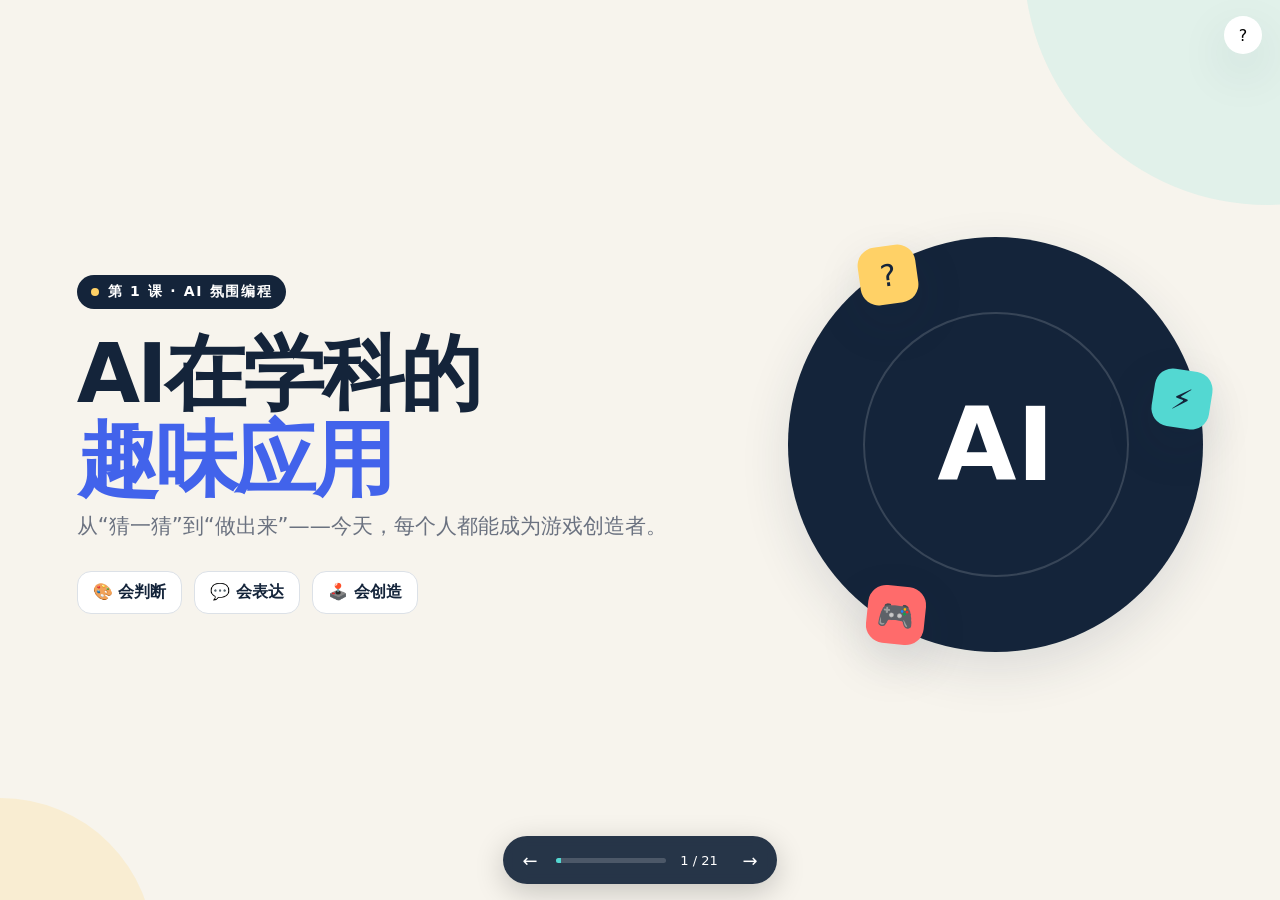
<file: index.html>
<!doctype html>
<html lang="zh-CN">
<head>
  <meta charset="utf-8">
  <meta name="viewport" content="width=device-width,initial-scale=1">
  <title>AI在学科的趣味应用｜第一课</title>
  <style>
    :root{--ink:#14243a;--muted:#6b7280;--paper:#f7f4ed;--card:#fff;--cyan:#53d8d2;--blue:#4263eb;--yellow:#ffd166;--coral:#ff6b6b;--green:#42b883;--shadow:0 18px 50px #20304c1f}
    *{box-sizing:border-box}html,body{margin:0;width:100%;height:100%;overflow:hidden;background:#dfe6ec;color:var(--ink);font-family:"PingFang SC","Microsoft YaHei",system-ui,sans-serif}
    button,input{font:inherit}.deck{width:100%;height:100%;position:relative}.slide{position:absolute;inset:0;display:none;padding:clamp(28px,4vw,68px) clamp(30px,6vw,100px) 62px;background:var(--paper);overflow:auto}.slide.active{display:flex;flex-direction:column;animation:in .35s ease both}@keyframes in{from{opacity:.25;transform:translateX(18px)}to{opacity:1;transform:none}}
    .slide:before{content:"";position:fixed;width:38vw;height:38vw;border-radius:50%;right:-18vw;top:-22vw;background:#53d8d222;pointer-events:none}.slide:after{content:"";position:fixed;width:24vw;height:24vw;border-radius:50%;left:-12vw;bottom:-16vw;background:#ffd16633;pointer-events:none}
    h1{font-size:clamp(42px,6.4vw,94px);line-height:1.04;margin:0;letter-spacing:-.04em}h2{font-size:clamp(32px,4vw,62px);line-height:1.08;margin:0 0 24px;letter-spacing:-.03em}h3{margin:0 0 8px;font-size:clamp(20px,2vw,31px)}p{font-size:clamp(18px,1.65vw,27px);line-height:1.55;margin:.4em 0}.eyebrow{display:inline-flex;align-items:center;gap:9px;width:max-content;padding:8px 14px;border-radius:999px;background:#14243a;color:#fff;font-size:14px;font-weight:800;letter-spacing:.12em;margin-bottom:22px}.eyebrow .dot{width:8px;height:8px;border-radius:50%;background:var(--yellow)}.sub{color:var(--muted);max-width:850px}.accent{color:var(--blue)}.highlight{display:inline;padding:0 .12em;background:linear-gradient(transparent 55%,#ffd166 55%)}
    .hero{justify-content:center}.hero-grid{display:grid;grid-template-columns:1.2fr .8fr;gap:7vw;align-items:center}.orbit{aspect-ratio:1;position:relative;border-radius:50%;background:var(--ink);box-shadow:var(--shadow)}.orbit b{position:absolute;inset:18%;display:grid;place-items:center;border:2px solid #ffffff26;border-radius:50%;font-size:clamp(56px,8vw,112px);color:#fff}.orbit i{position:absolute;width:58px;height:58px;border-radius:18px;display:grid;place-items:center;font-style:normal;font-size:30px;box-shadow:var(--shadow)}.orbit i:nth-child(2){top:2%;left:17%;background:var(--yellow);transform:rotate(-8deg)}.orbit i:nth-child(3){right:-2%;top:32%;background:var(--cyan);transform:rotate(9deg)}.orbit i:nth-child(4){bottom:2%;left:19%;background:var(--coral);transform:rotate(6deg)}
    .chips{display:flex;flex-wrap:wrap;gap:12px;margin-top:28px}.chip{padding:10px 15px;border-radius:14px;background:#fff;border:1px solid #dce1e7;font-weight:700}.grid-2{display:grid;grid-template-columns:repeat(2,minmax(0,1fr));gap:24px}.grid-3{display:grid;grid-template-columns:repeat(3,minmax(0,1fr));gap:20px}.card{background:var(--card);border:1px solid #dfe4e8;border-radius:24px;padding:24px;box-shadow:var(--shadow)}.card.soft{box-shadow:none;background:#ffffffa6}.big-num{font-size:clamp(46px,6vw,88px);line-height:1;font-weight:900;color:var(--blue)}
    .rule-card{display:flex;gap:20px;align-items:flex-start}.icon{flex:0 0 54px;height:54px;border-radius:17px;display:grid;place-items:center;background:var(--ink);color:#fff;font-size:27px}.vote-grid{display:grid;grid-template-columns:1fr 1fr;gap:26px;min-height:0;flex:1}.art-card{min-height:0;background:#fff;border:2px solid transparent;border-radius:24px;padding:12px;display:flex;flex-direction:column;box-shadow:var(--shadow);transition:.2s}.art-card img{width:100%;height:min(48vh,480px);object-fit:cover;border-radius:16px;background:#ddd}.art-card button{margin-top:12px;border:0;border-radius:14px;padding:13px 16px;background:var(--ink);color:#fff;font-weight:800;cursor:pointer}.art-card:hover{transform:translateY(-2px)}.art-card.selected{border-color:var(--blue)}.art-card.locked{opacity:.72}.art-card.selected.locked{opacity:1}.vote-msg{height:27px;text-align:center;font-weight:800;color:var(--blue);margin-top:8px}.reveal{display:none;margin-top:10px;padding:12px;border-radius:14px;background:#edf2ff;font-size:15px;line-height:1.4}.revealed .reveal{display:block}.revealed .answer-ai{border-color:var(--coral)}.revealed .answer-human{border-color:var(--green)}
    .definition{font-size:clamp(30px,3.5vw,56px);line-height:1.4;max-width:1100px}.quote-mark{font:900 140px/1 Georgia;color:#4263eb22;height:70px}.timeline{display:grid;grid-template-columns:repeat(3,1fr);gap:16px;margin-top:20px}.time-node{border-top:5px solid var(--ink);padding:18px 8px}.time-node.active{border-color:var(--coral)}.vs{display:grid;grid-template-columns:1fr auto 1fr;gap:24px;align-items:stretch}.vs-mid{display:grid;place-items:center;font-size:38px;font-weight:1000}.meter{height:14px;background:#e4e8ee;border-radius:99px;overflow:hidden;margin:16px 0}.meter i{display:block;width:78%;height:100%;background:linear-gradient(90deg,var(--cyan),var(--blue))}
    .url{display:flex;gap:12px;align-items:center;padding:18px 20px;border:2px dashed #9aa6b2;border-radius:18px;background:#fff;margin-top:22px;overflow:hidden}.url code{font-size:clamp(17px,2vw,28px);white-space:nowrap;overflow:hidden;text-overflow:ellipsis}.primary,.ghost{border:0;border-radius:15px;padding:13px 20px;font-weight:800;cursor:pointer}.primary{background:var(--blue);color:#fff}.ghost{background:#e9edf2;color:var(--ink)}
    .timer-wrap{display:grid;grid-template-columns:.72fr 1.28fr;gap:32px;align-items:center;flex:1}.timer{aspect-ratio:1;max-height:52vh;border-radius:50%;display:grid;place-items:center;background:var(--ink);color:#fff;box-shadow:var(--shadow)}.timer strong{font-size:clamp(54px,8vw,110px);font-variant-numeric:tabular-nums}.timer small{display:block;text-align:center;color:#a9c0dc}.leader{display:flex;gap:10px;margin-top:14px}.leader input{min-width:0;flex:1;border:2px solid #dbe1e8;border-radius:14px;padding:13px}.award{margin-top:18px;background:linear-gradient(135deg,#fff3bf,#ffd166);border:0}.question{justify-content:center;text-align:center}.question h2{font-size:clamp(42px,6vw,90px);max-width:1100px;align-self:center}.thought{display:flex;justify-content:center;gap:16px;margin-top:36px}.thought span{padding:13px 19px;border-radius:18px;background:#fff;border:1px solid #dbe1e8;font-weight:800}
    .roles{display:grid;grid-template-columns:repeat(5,1fr);gap:14px}.role{min-height:240px;padding:20px;border-radius:22px;background:#fff;border:1px solid #dfe4e8;display:flex;flex-direction:column}.role .emoji{font-size:40px}.role p{font-size:17px}.role:first-child{background:#14243a;color:#fff}.role:nth-child(2){background:#e7f5ff}.role:nth-child(3),.role:nth-child(4){background:#eafbf3}.role:nth-child(5){background:#fff3bf}.rotate{display:flex;align-items:center;gap:12px;margin-top:18px;font-size:20px;font-weight:800}.rotate b{display:grid;place-items:center;width:40px;height:40px;border-radius:50%;background:var(--coral);color:#fff}
    .score-split{display:grid;grid-template-columns:3fr 2fr;gap:24px}.score-card{padding:30px}.score-card strong{font-size:clamp(56px,7vw,100px);line-height:1}.score-card:first-child{background:var(--ink);color:#fff}.score-card:last-child{background:var(--yellow)}.steps{counter-reset:step;display:grid;grid-template-columns:repeat(4,1fr);gap:16px}.step{counter-increment:step;position:relative;padding:60px 20px 22px;background:#fff;border-radius:22px;border:1px solid #dfe4e8}.step:before{content:counter(step);position:absolute;top:16px;left:18px;width:34px;height:34px;border-radius:50%;display:grid;place-items:center;background:var(--ink);color:#fff;font-weight:900}.step p{font-size:17px}.prompt-box{background:#101b2b;color:#eaf2ff;border-radius:22px;padding:24px;font-family:ui-monospace,SFMono-Regular,Menlo,monospace;line-height:1.7;font-size:clamp(15px,1.5vw,22px)}.prompt-box b{color:var(--yellow)}.rubric{display:grid;grid-template-columns:repeat(4,1fr);gap:14px}.rubric .card{box-shadow:none}.rubric strong{font-size:42px}.finish{background:var(--ink);color:#fff}.finish:before{background:#53d8d233}.finish:after{background:#ff6b6b22}.finish .sub{color:#b9c7d8}
    .nav{position:fixed;z-index:20;bottom:16px;left:50%;transform:translateX(-50%);display:flex;align-items:center;gap:8px;background:#14243aeb;color:#fff;border-radius:999px;padding:7px 9px;box-shadow:0 8px 30px #0003;backdrop-filter:blur(10px)}.nav button{width:36px;height:34px;border:0;border-radius:50%;background:transparent;color:#fff;cursor:pointer;font-size:18px}.nav button:hover{background:#ffffff20}.progress{width:110px;height:5px;background:#ffffff2d;border-radius:99px;overflow:hidden}.progress i{display:block;height:100%;background:var(--cyan);transition:.2s}.counter{font-size:13px;min-width:50px;text-align:center}.help{position:fixed;right:18px;top:16px;z-index:25;border:0;background:#fff;border-radius:50%;width:38px;height:38px;box-shadow:var(--shadow);cursor:pointer}.help-panel{display:none;position:fixed;z-index:30;right:18px;top:62px;width:300px;background:#fff;border-radius:18px;padding:18px;box-shadow:var(--shadow);font-size:14px}.help-panel.open{display:block}.notes{display:none;margin-top:auto;padding:12px 16px;background:#fff7d6;border-left:5px solid var(--yellow);font-size:14px;color:#5c4b13}.show-notes .notes{display:block}.source{font-size:12px;color:#7b8490}.badge{display:inline-block;padding:6px 10px;border-radius:10px;background:#eafbf3;color:#18754a;font-weight:800;font-size:14px}
    @media(max-width:800px){.slide{padding:28px 22px 68px}.hero-grid,.timer-wrap,.score-split{grid-template-columns:1fr}.orbit{display:none}.grid-3,.roles,.steps,.rubric{grid-template-columns:1fr 1fr}.vote-grid{grid-template-columns:1fr}.art-card img{height:28vh}.timeline{grid-template-columns:1fr}.vs{grid-template-columns:1fr}.vs-mid{display:none}.role{min-height:0}.slide{overflow:auto}}
  </style>
</head>
<body>
<main class="deck" id="deck">
  <section class="slide hero active">
    <div class="hero-grid"><div><div class="eyebrow"><span class="dot"></span>第 1 课 · AI 氛围编程</div><h1>AI在学科的<br><span class="accent">趣味应用</span></h1><p class="sub">从“猜一猜”到“做出来”——今天，每个人都能成为游戏创造者。</p><div class="chips"><span class="chip">🎨 会判断</span><span class="chip">💬 会表达</span><span class="chip">🕹️ 会创造</span></div></div><div class="orbit"><b>AI</b><i>?</i><i>⚡</i><i>🎮</i></div></div>
    <aside class="notes">开场不急着解释 AI。先问：“你觉得 AI 会画画吗？你能一眼认出来吗？”</aside>
  </section>

  <section class="slide"><div class="eyebrow"><span class="dot"></span>热身挑战</div><h2>人类画的，还是 AI 画的？</h2><p class="sub">一共 3 轮。观察细节，凭第一感觉投票。</p><div class="grid-3" style="margin-top:26px"><div class="card rule-card"><span class="icon">👀</span><div><h3>先观察</h3><p>构图、光影、纹理、逻辑。</p></div></div><div class="card rule-card"><span class="icon">☝️</span><div><h3>再投票</h3><p>每轮每台设备只能投 1 次。</p></div></div><div class="card rule-card"><span class="icon">💡</span><div><h3>说理由</h3><p>猜错没关系，理由更重要。</p></div></div></div><aside class="notes">如全班共用投影，可让学生举手后由老师代表多数点击；若学生各自打开课件，则每台设备独立投票。</aside></section>

  <section class="slide vote-slide" data-vote="1"><div class="eyebrow"><span class="dot"></span>第 1 轮 · 肖像</div><h2>哪一幅是 AI 作品？</h2><div class="vote-grid"><article class="art-card answer-human" data-choice="A"><img src="assets/human-portrait.jpg" alt="作品A：男性肖像"><button>投 A 一票</button><div class="reveal"><b>人类作品</b>｜Antonello da Messina，《Portrait of a Man》，约 1475–1476，公共领域。</div></article><article class="art-card answer-ai" data-choice="B"><img src="assets/ai-portrait.jpg" alt="作品B：德古拉肖像"><button>投 B 一票</button><div class="reveal"><b>AI 作品</b>｜Stable Diffusion / Imagine 生成，2023，公共领域。</div></article></div><div class="vote-msg" aria-live="polite"></div></section>

  <section class="slide vote-slide" data-vote="2"><div class="eyebrow"><span class="dot"></span>第 2 轮 · 想象空间</div><h2>哪一幅是 AI 作品？</h2><div class="vote-grid"><article class="art-card answer-ai" data-choice="A"><img src="assets/ai-city.jpg" alt="作品A：红色末日城市"><button>投 A 一票</button><div class="reveal"><b>AI 作品</b>｜Stable Diffusion / Imagine 生成，2023，CC0。</div></article><article class="art-card answer-human" data-choice="B"><img src="assets/human-city.jpg" alt="作品B：幻想监狱版画"><button>投 B 一票</button><div class="reveal"><b>人类作品</b>｜Giovanni Battista Piranesi，《Carceri, Plate XIV》，约 1745，公共领域。</div></article></div><div class="vote-msg" aria-live="polite"></div></section>

  <section class="slide vote-slide" data-vote="3"><div class="eyebrow"><span class="dot"></span>第 3 轮 · 自然图鉴</div><h2>哪一幅是 AI 作品？</h2><div class="vote-grid"><article class="art-card answer-ai" data-choice="A"><img src="assets/ai-butterfly.png" alt="作品A：蓝色纹章蝴蝶"><button>投 A 一票</button><div class="reveal"><b>AI 作品</b>｜Midjourney 生成，George Grigorescu，2022，CC BY-SA 4.0。</div></article><article class="art-card answer-human" data-choice="B"><img src="assets/human-butterfly.jpg" alt="作品B：蝴蝶变态过程插画"><button>投 B 一票</button><div class="reveal"><b>人类作品</b>｜Maria Sibylla Merian，《Metamorphosis of a Butterfly》，1705，公共领域。</div></article></div><div class="vote-msg" aria-live="polite"></div></section>

  <section class="slide"><div class="eyebrow"><span class="dot"></span>答案揭晓</div><h2>只看结果，还不够。</h2><div class="grid-3"><div class="card"><div class="big-num">01</div><h3>AI 会“模仿”</h3><p>它从大量数据中学习规律，再组合出新的内容。</p></div><div class="card"><div class="big-num">02</div><h3>人也会“借鉴”</h3><p>风格、经验与时代共同塑造作品。</p></div><div class="card"><div class="big-num">03</div><h3>判断需要证据</h3><p>观察来源、过程和细节，不能只凭“像不像”。</p></div></div><p class="highlight" style="font-size:clamp(24px,3vw,42px);font-weight:900;margin-top:30px">所以，AI 到底是什么？</p></section>

  <section class="slide"><div class="eyebrow"><span class="dot"></span>一个够用的定义</div><div class="quote-mark">“</div><p class="definition">人工智能（AI）是让机器表现出原本需要人类智能才能完成的能力：<span class="highlight">理解、推理、学习、创造与行动</span>。</p><div class="chips"><span class="chip">识别图片</span><span class="chip">理解语言</span><span class="chip">生成音乐</span><span class="chip">编写代码</span><span class="chip">解决问题</span></div><aside class="notes">提醒学生：AI 不是“真的什么都懂”的魔法盒，它会犯错，需要人提出目标、检查结果并负责任地使用。</aside></section>

  <section class="slide"><div class="eyebrow"><span class="dot"></span>1950 · Alan Turing</div><h2>图灵测试：机器会“思考”吗？</h2><div class="vs"><div class="card"><h3>👤 人类</h3><p>隔着屏幕，用文字回答提问。</p></div><div class="vs-mid">VS</div><div class="card"><h3>🤖 机器</h3><p>也隔着屏幕，用文字回答提问。</p></div></div><p style="margin-top:26px">如果提问者很难分辨对面是人还是机器，机器就通过了测试。</p><div class="card soft" style="margin-top:16px"><b>想一想：</b> 会聊天 = 真正理解吗？</div></section>

  <section class="slide"><div class="eyebrow"><span class="dot"></span>AI → AGI</div><h2>我们正处在能力快速跃迁的时代</h2><div class="timeline"><div class="time-node"><h3>专用 AI</h3><p>在一项任务上很强：识图、下棋、推荐。</p></div><div class="time-node active"><h3>生成式 AI</h3><p>能对话、作图、写代码，并连接多种工具。</p></div><div class="time-node"><h3>AGI</h3><p>像人一样跨领域学习、迁移和解决广泛问题的目标。</p></div></div><div class="card" style="margin-top:28px;background:#14243a;color:#fff"><h3>重要事实</h3><p>今天的 AI 已经很强，但“是否达到 AGI”仍有争议。真正关键的是：<span style="color:var(--yellow);font-weight:900">会提问、会验证、会合作、会创造。</span></p></div></section>

  <section class="slide hero"><div class="eyebrow"><span class="dot"></span>今天的任务</div><h1>用 AI 做一个<br><span class="highlight">打地鼠游戏</span></h1><p class="sub">不是先学完所有代码，而是先把想法说清楚，再和 AI 一起做出来。</p><div class="chips"><span class="chip">需求</span><span>→</span><span class="chip">提示词</span><span>→</span><span class="chip">生成</span><span>→</span><span class="chip">测试</span><span>→</span><span class="chip">优化</span></div></section>

  <section class="slide"><div class="eyebrow"><span class="dot"></span>教师演示</div><h2>先看一个做好的游戏</h2><p>观察它有哪些规则、反馈和细节。等会儿你们要做得更有创意。</p><div class="url"><span>🔗</span><code id="gameUrl">game.html</code><button class="primary" id="openGame">打开游戏 ↗</button></div><div class="grid-3" style="margin-top:28px"><div class="card"><h3>看规则</h3><p>怎样得分？什么时候结束？</p></div><div class="card"><h3>看反馈</h3><p>点中后，画面和声音怎么回应？</p></div><div class="card"><h3>看体验</h3><p>难度是否合适？还想再玩一次吗？</p></div></div><aside class="notes">本课件附带 game.html。若发布到网站，页面会自动显示完整地址；也可在源码中修改 GAME_URL。</aside></section>

  <section class="slide"><div class="eyebrow"><span class="dot"></span>全班挑战</div><h2>3 分钟，谁是最高分？</h2><div class="timer-wrap"><div class="timer"><div><strong id="timerText">03:00</strong><small>挑战倒计时</small></div></div><div><button class="primary" id="timerBtn">开始计时</button><button class="ghost" id="timerReset">重置</button><div class="leader"><input id="champion" placeholder="输入最高分同学姓名"><input id="highScore" inputmode="numeric" placeholder="分数"></div><div class="card award"><h3>🏆 地鼠小能手</h3><p id="awardText">等待本班冠军诞生……</p></div></div></div></section>

  <section class="slide question"><div class="eyebrow"><span class="dot"></span>大胆猜</div><h2>这个游戏，<br>是我写的，还是 <span class="accent">AI 写的</span>？</h2><div class="thought"><span>老师写的 ✍️</span><span>AI 写的 🤖</span><span>人机合作 🤝</span></div><aside class="notes">先让学生站队，再揭晓：不是“谁代替谁”，而是人提出目标、AI生成草稿、人测试并改进。</aside></section>

  <section class="slide question"><div class="eyebrow"><span class="dot"></span>再猜一次</div><h2>让 AI 写出第一版，<br>需要多少时间？</h2><div class="grid-3" style="margin-top:30px"><div class="card"><div class="big-num">1</div><h3>小时？</h3></div><div class="card"><div class="big-num">10</div><h3>分钟？</h3></div><div class="card" style="border-color:var(--coral)"><div class="big-num" style="color:var(--coral)">1</div><h3>分钟左右！</h3></div></div><p class="sub" style="margin:25px auto 0">第一版很快，真正的创造发生在不断测试和优化中。</p></section>

  <section class="slide"><div class="eyebrow"><span class="dot"></span>五人一组</div><h2>每个人都有关键位置</h2><div class="roles"><div class="role"><span class="emoji">🧭</span><h3>产品经理</h3><p>需求定义者；听取大家意见，最终敲定玩法。</p></div><div class="role"><span class="emoji">🪄</span><h3>AI 创造师</h3><p>把需求变成清晰提示词，和 AI 一起完成游戏。</p></div><div class="role"><span class="emoji">🧪</span><h3>测试体验官 A</h3><p>找 Bug、测规则、记录体验。</p></div><div class="role"><span class="emoji">🎯</span><h3>测试体验官 B</h3><p>测难度、反馈感和可玩性。</p></div><div class="role"><span class="emoji">🎤</span><h3>讲解员</h3><p>向全班介绍创意、玩法和改进。</p></div></div><div class="rotate"><b>↻</b>角色每节课轮换：每个人都要体验不同职责。</div></section>

  <section class="slide"><div class="eyebrow"><span class="dot"></span>课程考核</div><h2>过程重要，作品也重要</h2><div class="score-split"><div class="card score-card"><strong>60%</strong><h3>平时成绩</h3><p>参与 · 合作 · 角色履职 · 迭代记录</p></div><div class="card score-card"><strong>40%</strong><h3>最终创新项目</h3><p>创意 · 完成度 · 展示表达</p></div></div><div class="card soft" style="margin-top:22px"><h3>共同规则</h3><p>以小组为单位完成。好作品来自清晰分工、认真倾听和精诚合作。</p></div></section>

  <section class="slide"><div class="eyebrow"><span class="dot"></span>第 1 步 · 5 分钟</div><h2>先讨论需求，再打开 AI</h2><div class="steps"><div class="step"><h3>主题</h3><p>森林、太空、校园，还是海底？</p></div><div class="step"><h3>规则</h3><p>什么能点？什么不能点？怎样得分？</p></div><div class="step"><h3>难度</h3><p>速度如何变化？一局多长？</p></div><div class="step"><h3>惊喜</h3><p>连击、道具、Boss、彩蛋？</p></div></div><div class="card" style="margin-top:22px"><b>交付：</b>产品经理敲定 4 条核心需求；讲解员用 30 秒向全班分享。</div></section>

  <section class="slide"><div class="eyebrow"><span class="dot"></span>第 2 步 · 提示词</div><h2>把“想要”说得具体</h2><div class="prompt-box"><b>请用 HTML + CSS + JavaScript 制作一个打地鼠游戏。</b><br>主题：______；目标玩家：初中生。<br>玩法：点击______得 1 分，点击______扣 1 分。<br>一局时长：______秒；难度变化：______。<br>必须包含：开始/重玩、计分、倒计时、点击反馈。<br>视觉风格：______；特别创意：______。<br>请输出一个可直接打开运行的单文件 HTML。</div><p class="sub">AI 创造师先提交完整提示词；其他成员检查有没有遗漏和矛盾。</p></section>

  <section class="slide"><div class="eyebrow"><span class="dot"></span>第 3 步 · 测试与优化</div><h2>第一版只是起点</h2><div class="grid-3"><div class="card"><span class="badge">测试体验官</span><h3 style="margin-top:14px">找问题</h3><p>能否开始？计分对吗？结束后能否重玩？</p></div><div class="card"><span class="badge">全组</span><h3 style="margin-top:14px">定优先级</h3><p>先修影响游戏的问题，再做漂亮和有趣。</p></div><div class="card"><span class="badge">AI 创造师</span><h3 style="margin-top:14px">精准修改</h3><p>一次说清一个问题，修改后立刻再测。</p></div></div><div class="meter"><i></i></div><p style="font-weight:900;text-align:center">生成 → 试玩 → 发现问题 → 描述问题 → 修改 → 再试玩</p></section>

  <section class="slide"><div class="eyebrow"><span class="dot"></span>最终评比</div><h2>去玩别人的游戏，给出有依据的分数</h2><div class="rubric"><div class="card"><strong>30</strong><h3>可玩性</h3><p>规则清楚、运行稳定。</p></div><div class="card"><strong>25</strong><h3>趣味性</h3><p>让人愿意继续玩。</p></div><div class="card"><strong>25</strong><h3>创新性</h3><p>有独特主题或机制。</p></div><div class="card"><strong>20</strong><h3>完成度</h3><p>视觉、反馈、细节完整。</p></div></div><div class="card soft" style="margin-top:20px"><b>规则：</b>每组两位测试体验官试玩其他组作品；独立评分并写一句“最喜欢”和“一条建议”；汇总平均分得出排名。</div></section>

  <section class="slide finish hero"><div class="eyebrow"><span class="dot"></span>现在，开始创造</div><h1>把想法说清楚，<br><span style="color:var(--yellow)">让 AI 帮你实现。</span></h1><p class="sub">今天的目标不是“做得和示例一样”，而是做出属于你们小组的版本。</p><div class="chips"><span class="chip" style="color:var(--ink)">5 人一组</span><span class="chip" style="color:var(--ink)">5 分钟需求讨论</span><span class="chip" style="color:var(--ink)">马上开工</span></div></section>
</main>

<button class="help" id="helpBtn" title="快捷键">?</button><div class="help-panel" id="helpPanel"><b>演示快捷键</b><p>← / →：切换页面<br>空格：下一页<br>F：全屏<br>N：教师备注<br>R：清除三轮投票（需确认）</p></div>
<nav class="nav"><button id="prev" aria-label="上一页">←</button><div class="progress"><i id="progressBar"></i></div><span class="counter" id="counter"></span><button id="next" aria-label="下一页">→</button></nav>
<script>
  const slides=[...document.querySelectorAll('.slide')]; let current=0;
  const show=n=>{current=Math.max(0,Math.min(slides.length-1,n));slides.forEach((s,i)=>s.classList.toggle('active',i===current));counter.textContent=`${current+1} / ${slides.length}`;progressBar.style.width=`${(current+1)/slides.length*100}%`;history.replaceState(null,'',`#${current+1}`)};
  prev.onclick=()=>show(current-1);next.onclick=()=>show(current+1);
  document.addEventListener('keydown',e=>{if(['INPUT','TEXTAREA'].includes(document.activeElement.tagName))return;if(e.key==='ArrowRight'||e.key===' '){e.preventDefault();show(current+1)}if(e.key==='ArrowLeft')show(current-1);if(e.key.toLowerCase()==='f')document.documentElement.requestFullscreen?.();if(e.key.toLowerCase()==='n')document.body.classList.toggle('show-notes');if(e.key.toLowerCase()==='r'&&confirm('清除本设备的三轮投票记录？')){[1,2,3].forEach(i=>localStorage.removeItem(`ai-class-vote-${i}`));location.reload()}});
  helpBtn.onclick=()=>helpPanel.classList.toggle('open');
  const initial=parseInt(location.hash.slice(1),10);show(Number.isFinite(initial)?initial-1:0);
  document.querySelectorAll('.vote-slide').forEach(slide=>{const id=slide.dataset.vote,key=`ai-class-vote-${id}`,cards=[...slide.querySelectorAll('.art-card')],msg=slide.querySelector('.vote-msg');const lock=choice=>{cards.forEach(c=>{c.classList.toggle('selected',c.dataset.choice===choice);c.classList.add('locked');c.querySelector('button').disabled=true});slide.classList.add('revealed');msg.textContent=`已投 ${choice}。答案已揭晓：红框是 AI，绿框是人类。`};const saved=localStorage.getItem(key);if(saved)lock(saved);cards.forEach(card=>card.querySelector('button').onclick=()=>{if(localStorage.getItem(key))return;localStorage.setItem(key,card.dataset.choice);lock(card.dataset.choice)})});
  const GAME_URL='game.html';gameUrl.textContent=GAME_URL;openGame.onclick=()=>window.open(GAME_URL,'_blank');
  let remain=180,tick=null;const drawTime=()=>timerText.textContent=`${String(Math.floor(remain/60)).padStart(2,'0')}:${String(remain%60).padStart(2,'0')}`;timerBtn.onclick=()=>{if(tick){clearInterval(tick);tick=null;timerBtn.textContent='继续'}else{timerBtn.textContent='暂停';tick=setInterval(()=>{remain--;drawTime();if(remain<=0){clearInterval(tick);tick=null;timerBtn.textContent='时间到！'}},1000)}};timerReset.onclick=()=>{clearInterval(tick);tick=null;remain=180;drawTime();timerBtn.textContent='开始计时'};
  const award=()=>{awardText.textContent=champion.value?`${champion.value} · ${highScore.value||'?'} 分`:'等待本班冠军诞生……'};champion.oninput=highScore.oninput=award;
</script>
</body>
</html>
</file>
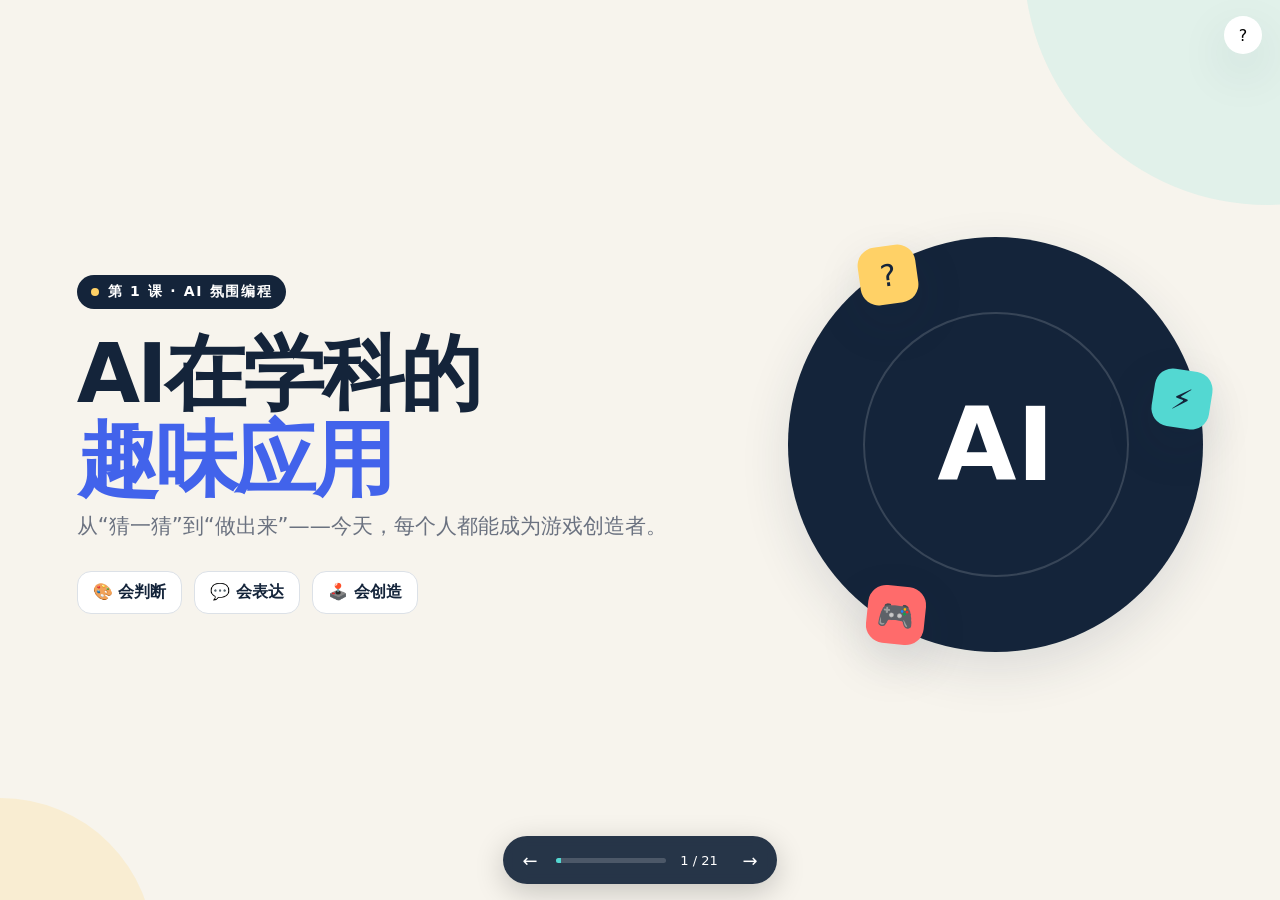
<file: lesson1/index.html>
<!doctype html>
<html lang="zh-CN">
<head>
  <meta charset="utf-8">
  <meta name="viewport" content="width=device-width,initial-scale=1">
  <title>AI在学科的趣味应用｜第一课</title>
  <style>
    :root{--ink:#14243a;--muted:#6b7280;--paper:#f7f4ed;--card:#fff;--cyan:#53d8d2;--blue:#4263eb;--yellow:#ffd166;--coral:#ff6b6b;--green:#42b883;--shadow:0 18px 50px #20304c1f}
    *{box-sizing:border-box}html,body{margin:0;width:100%;height:100%;overflow:hidden;background:#dfe6ec;color:var(--ink);font-family:"PingFang SC","Microsoft YaHei",system-ui,sans-serif}
    button,input{font:inherit}.deck{width:100%;height:100%;position:relative}.slide{position:absolute;inset:0;display:none;padding:clamp(28px,4vw,68px) clamp(30px,6vw,100px) 62px;background:var(--paper);overflow:auto}.slide.active{display:flex;flex-direction:column;animation:in .35s ease both}@keyframes in{from{opacity:.25;transform:translateX(18px)}to{opacity:1;transform:none}}
    .slide:before{content:"";position:fixed;width:38vw;height:38vw;border-radius:50%;right:-18vw;top:-22vw;background:#53d8d222;pointer-events:none}.slide:after{content:"";position:fixed;width:24vw;height:24vw;border-radius:50%;left:-12vw;bottom:-16vw;background:#ffd16633;pointer-events:none}
    h1{font-size:clamp(42px,6.4vw,94px);line-height:1.04;margin:0;letter-spacing:-.04em}h2{font-size:clamp(32px,4vw,62px);line-height:1.08;margin:0 0 24px;letter-spacing:-.03em}h3{margin:0 0 8px;font-size:clamp(20px,2vw,31px)}p{font-size:clamp(18px,1.65vw,27px);line-height:1.55;margin:.4em 0}.eyebrow{display:inline-flex;align-items:center;gap:9px;width:max-content;padding:8px 14px;border-radius:999px;background:#14243a;color:#fff;font-size:14px;font-weight:800;letter-spacing:.12em;margin-bottom:22px}.eyebrow .dot{width:8px;height:8px;border-radius:50%;background:var(--yellow)}.sub{color:var(--muted);max-width:850px}.accent{color:var(--blue)}.highlight{display:inline;padding:0 .12em;background:linear-gradient(transparent 55%,#ffd166 55%)}
    .hero{justify-content:center}.hero-grid{display:grid;grid-template-columns:1.2fr .8fr;gap:7vw;align-items:center}.orbit{aspect-ratio:1;position:relative;border-radius:50%;background:var(--ink);box-shadow:var(--shadow)}.orbit b{position:absolute;inset:18%;display:grid;place-items:center;border:2px solid #ffffff26;border-radius:50%;font-size:clamp(56px,8vw,112px);color:#fff}.orbit i{position:absolute;width:58px;height:58px;border-radius:18px;display:grid;place-items:center;font-style:normal;font-size:30px;box-shadow:var(--shadow)}.orbit i:nth-child(2){top:2%;left:17%;background:var(--yellow);transform:rotate(-8deg)}.orbit i:nth-child(3){right:-2%;top:32%;background:var(--cyan);transform:rotate(9deg)}.orbit i:nth-child(4){bottom:2%;left:19%;background:var(--coral);transform:rotate(6deg)}
    .chips{display:flex;flex-wrap:wrap;gap:12px;margin-top:28px}.chip{padding:10px 15px;border-radius:14px;background:#fff;border:1px solid #dce1e7;font-weight:700}.grid-2{display:grid;grid-template-columns:repeat(2,minmax(0,1fr));gap:24px}.grid-3{display:grid;grid-template-columns:repeat(3,minmax(0,1fr));gap:20px}.card{background:var(--card);border:1px solid #dfe4e8;border-radius:24px;padding:24px;box-shadow:var(--shadow)}.card.soft{box-shadow:none;background:#ffffffa6}.big-num{font-size:clamp(46px,6vw,88px);line-height:1;font-weight:900;color:var(--blue)}
    .rule-card{display:flex;gap:20px;align-items:flex-start}.icon{flex:0 0 54px;height:54px;border-radius:17px;display:grid;place-items:center;background:var(--ink);color:#fff;font-size:27px}.vote-grid{display:grid;grid-template-columns:1fr 1fr;gap:26px;min-height:0;flex:1}.art-card{min-height:0;background:#fff;border:2px solid transparent;border-radius:24px;padding:12px;display:flex;flex-direction:column;box-shadow:var(--shadow);transition:.2s}.art-card img{width:100%;height:min(48vh,480px);object-fit:cover;border-radius:16px;background:#ddd}.art-card button{margin-top:12px;border:0;border-radius:14px;padding:13px 16px;background:var(--ink);color:#fff;font-weight:800;cursor:pointer}.art-card:hover{transform:translateY(-2px)}.art-card.selected{border-color:var(--blue)}.art-card.locked{opacity:.72}.art-card.selected.locked{opacity:1}.vote-msg{height:27px;text-align:center;font-weight:800;color:var(--blue);margin-top:8px}.reveal{display:none;margin-top:10px;padding:12px;border-radius:14px;background:#edf2ff;font-size:15px;line-height:1.4}.revealed .reveal{display:block}.revealed .answer-ai{border-color:var(--coral)}.revealed .answer-human{border-color:var(--green)}
    .definition{font-size:clamp(30px,3.5vw,56px);line-height:1.4;max-width:1100px}.quote-mark{font:900 140px/1 Georgia;color:#4263eb22;height:70px}.timeline{display:grid;grid-template-columns:repeat(3,1fr);gap:16px;margin-top:20px}.time-node{border-top:5px solid var(--ink);padding:18px 8px}.time-node.active{border-color:var(--coral)}.vs{display:grid;grid-template-columns:1fr auto 1fr;gap:24px;align-items:stretch}.vs-mid{display:grid;place-items:center;font-size:38px;font-weight:1000}.meter{height:14px;background:#e4e8ee;border-radius:99px;overflow:hidden;margin:16px 0}.meter i{display:block;width:78%;height:100%;background:linear-gradient(90deg,var(--cyan),var(--blue))}
    .url{display:flex;gap:12px;align-items:center;padding:18px 20px;border:2px dashed #9aa6b2;border-radius:18px;background:#fff;margin-top:22px;overflow:hidden}.url code{font-size:clamp(17px,2vw,28px);white-space:nowrap;overflow:hidden;text-overflow:ellipsis}.primary,.ghost{border:0;border-radius:15px;padding:13px 20px;font-weight:800;cursor:pointer}.primary{background:var(--blue);color:#fff}.ghost{background:#e9edf2;color:var(--ink)}
    .timer-wrap{display:grid;grid-template-columns:.72fr 1.28fr;gap:32px;align-items:center;flex:1}.timer{aspect-ratio:1;max-height:52vh;border-radius:50%;display:grid;place-items:center;background:var(--ink);color:#fff;box-shadow:var(--shadow)}.timer strong{font-size:clamp(54px,8vw,110px);font-variant-numeric:tabular-nums}.timer small{display:block;text-align:center;color:#a9c0dc}.leader{display:flex;gap:10px;margin-top:14px}.leader input{min-width:0;flex:1;border:2px solid #dbe1e8;border-radius:14px;padding:13px}.award{margin-top:18px;background:linear-gradient(135deg,#fff3bf,#ffd166);border:0}.question{justify-content:center;text-align:center}.question h2{font-size:clamp(42px,6vw,90px);max-width:1100px;align-self:center}.thought{display:flex;justify-content:center;gap:16px;margin-top:36px}.thought span{padding:13px 19px;border-radius:18px;background:#fff;border:1px solid #dbe1e8;font-weight:800}
    .roles{display:grid;grid-template-columns:repeat(5,1fr);gap:14px}.role{min-height:240px;padding:20px;border-radius:22px;background:#fff;border:1px solid #dfe4e8;display:flex;flex-direction:column}.role .emoji{font-size:40px}.role p{font-size:17px}.role:first-child{background:#14243a;color:#fff}.role:nth-child(2){background:#e7f5ff}.role:nth-child(3),.role:nth-child(4){background:#eafbf3}.role:nth-child(5){background:#fff3bf}.rotate{display:flex;align-items:center;gap:12px;margin-top:18px;font-size:20px;font-weight:800}.rotate b{display:grid;place-items:center;width:40px;height:40px;border-radius:50%;background:var(--coral);color:#fff}
    .score-split{display:grid;grid-template-columns:3fr 2fr;gap:24px}.score-card{padding:30px}.score-card strong{font-size:clamp(56px,7vw,100px);line-height:1}.score-card:first-child{background:var(--ink);color:#fff}.score-card:last-child{background:var(--yellow)}.steps{counter-reset:step;display:grid;grid-template-columns:repeat(4,1fr);gap:16px}.step{counter-increment:step;position:relative;padding:60px 20px 22px;background:#fff;border-radius:22px;border:1px solid #dfe4e8}.step:before{content:counter(step);position:absolute;top:16px;left:18px;width:34px;height:34px;border-radius:50%;display:grid;place-items:center;background:var(--ink);color:#fff;font-weight:900}.step p{font-size:17px}.prompt-box{background:#101b2b;color:#eaf2ff;border-radius:22px;padding:24px;font-family:ui-monospace,SFMono-Regular,Menlo,monospace;line-height:1.7;font-size:clamp(15px,1.5vw,22px)}.prompt-box b{color:var(--yellow)}.rubric{display:grid;grid-template-columns:repeat(4,1fr);gap:14px}.rubric .card{box-shadow:none}.rubric strong{font-size:42px}.finish{background:var(--ink);color:#fff}.finish:before{background:#53d8d233}.finish:after{background:#ff6b6b22}.finish .sub{color:#b9c7d8}
    .nav{position:fixed;z-index:20;bottom:16px;left:50%;transform:translateX(-50%);display:flex;align-items:center;gap:8px;background:#14243aeb;color:#fff;border-radius:999px;padding:7px 9px;box-shadow:0 8px 30px #0003;backdrop-filter:blur(10px)}.nav button{width:36px;height:34px;border:0;border-radius:50%;background:transparent;color:#fff;cursor:pointer;font-size:18px}.nav button:hover{background:#ffffff20}.progress{width:110px;height:5px;background:#ffffff2d;border-radius:99px;overflow:hidden}.progress i{display:block;height:100%;background:var(--cyan);transition:.2s}.counter{font-size:13px;min-width:50px;text-align:center}.help{position:fixed;right:18px;top:16px;z-index:25;border:0;background:#fff;border-radius:50%;width:38px;height:38px;box-shadow:var(--shadow);cursor:pointer}.help-panel{display:none;position:fixed;z-index:30;right:18px;top:62px;width:300px;background:#fff;border-radius:18px;padding:18px;box-shadow:var(--shadow);font-size:14px}.help-panel.open{display:block}.notes{display:none;margin-top:auto;padding:12px 16px;background:#fff7d6;border-left:5px solid var(--yellow);font-size:14px;color:#5c4b13}.show-notes .notes{display:block}.source{font-size:12px;color:#7b8490}.badge{display:inline-block;padding:6px 10px;border-radius:10px;background:#eafbf3;color:#18754a;font-weight:800;font-size:14px}
    @media(max-width:800px){.slide{padding:28px 22px 68px}.hero-grid,.timer-wrap,.score-split{grid-template-columns:1fr}.orbit{display:none}.grid-3,.roles,.steps,.rubric{grid-template-columns:1fr 1fr}.vote-grid{grid-template-columns:1fr}.art-card img{height:28vh}.timeline{grid-template-columns:1fr}.vs{grid-template-columns:1fr}.vs-mid{display:none}.role{min-height:0}.slide{overflow:auto}}
  </style>
</head>
<body>
<main class="deck" id="deck">
  <section class="slide hero active">
    <div class="hero-grid"><div><div class="eyebrow"><span class="dot"></span>第 1 课 · AI 氛围编程</div><h1>AI在学科的<br><span class="accent">趣味应用</span></h1><p class="sub">从“猜一猜”到“做出来”——今天，每个人都能成为游戏创造者。</p><div class="chips"><span class="chip">🎨 会判断</span><span class="chip">💬 会表达</span><span class="chip">🕹️ 会创造</span></div></div><div class="orbit"><b>AI</b><i>?</i><i>⚡</i><i>🎮</i></div></div>
    <aside class="notes">开场不急着解释 AI。先问：“你觉得 AI 会画画吗？你能一眼认出来吗？”</aside>
  </section>

  <section class="slide"><div class="eyebrow"><span class="dot"></span>热身挑战</div><h2>人类画的，还是 AI 画的？</h2><p class="sub">一共 3 轮。观察细节，凭第一感觉投票。</p><div class="grid-3" style="margin-top:26px"><div class="card rule-card"><span class="icon">👀</span><div><h3>先观察</h3><p>构图、光影、纹理、逻辑。</p></div></div><div class="card rule-card"><span class="icon">☝️</span><div><h3>再投票</h3><p>每轮每台设备只能投 1 次。</p></div></div><div class="card rule-card"><span class="icon">💡</span><div><h3>说理由</h3><p>猜错没关系，理由更重要。</p></div></div></div><aside class="notes">如全班共用投影，可让学生举手后由老师代表多数点击；若学生各自打开课件，则每台设备独立投票。</aside></section>

  <section class="slide vote-slide" data-vote="1"><div class="eyebrow"><span class="dot"></span>第 1 轮 · 肖像</div><h2>哪一幅是 AI 作品？</h2><div class="vote-grid"><article class="art-card answer-human" data-choice="A"><img src="assets/human-portrait.jpg" alt="作品A：男性肖像"><button>投 A 一票</button><div class="reveal"><b>人类作品</b>｜Antonello da Messina，《Portrait of a Man》，约 1475–1476，公共领域。</div></article><article class="art-card answer-ai" data-choice="B"><img src="assets/ai-portrait.jpg" alt="作品B：德古拉肖像"><button>投 B 一票</button><div class="reveal"><b>AI 作品</b>｜Stable Diffusion / Imagine 生成，2023，公共领域。</div></article></div><div class="vote-msg" aria-live="polite"></div></section>

  <section class="slide vote-slide" data-vote="2"><div class="eyebrow"><span class="dot"></span>第 2 轮 · 想象空间</div><h2>哪一幅是 AI 作品？</h2><div class="vote-grid"><article class="art-card answer-ai" data-choice="A"><img src="assets/ai-city.jpg" alt="作品A：红色末日城市"><button>投 A 一票</button><div class="reveal"><b>AI 作品</b>｜Stable Diffusion / Imagine 生成，2023，CC0。</div></article><article class="art-card answer-human" data-choice="B"><img src="assets/human-city.jpg" alt="作品B：幻想监狱版画"><button>投 B 一票</button><div class="reveal"><b>人类作品</b>｜Giovanni Battista Piranesi，《Carceri, Plate XIV》，约 1745，公共领域。</div></article></div><div class="vote-msg" aria-live="polite"></div></section>

  <section class="slide vote-slide" data-vote="3"><div class="eyebrow"><span class="dot"></span>第 3 轮 · 自然图鉴</div><h2>哪一幅是 AI 作品？</h2><div class="vote-grid"><article class="art-card answer-ai" data-choice="A"><img src="assets/ai-butterfly.png" alt="作品A：蓝色纹章蝴蝶"><button>投 A 一票</button><div class="reveal"><b>AI 作品</b>｜Midjourney 生成，George Grigorescu，2022，CC BY-SA 4.0。</div></article><article class="art-card answer-human" data-choice="B"><img src="assets/human-butterfly.jpg" alt="作品B：蝴蝶变态过程插画"><button>投 B 一票</button><div class="reveal"><b>人类作品</b>｜Maria Sibylla Merian，《Metamorphosis of a Butterfly》，1705，公共领域。</div></article></div><div class="vote-msg" aria-live="polite"></div></section>

  <section class="slide"><div class="eyebrow"><span class="dot"></span>答案揭晓</div><h2>只看结果，还不够。</h2><div class="grid-3"><div class="card"><div class="big-num">01</div><h3>AI 会“模仿”</h3><p>它从大量数据中学习规律，再组合出新的内容。</p></div><div class="card"><div class="big-num">02</div><h3>人也会“借鉴”</h3><p>风格、经验与时代共同塑造作品。</p></div><div class="card"><div class="big-num">03</div><h3>判断需要证据</h3><p>观察来源、过程和细节，不能只凭“像不像”。</p></div></div><p class="highlight" style="font-size:clamp(24px,3vw,42px);font-weight:900;margin-top:30px">所以，AI 到底是什么？</p></section>

  <section class="slide"><div class="eyebrow"><span class="dot"></span>一个够用的定义</div><div class="quote-mark">“</div><p class="definition">人工智能（AI）是让机器表现出原本需要人类智能才能完成的能力：<span class="highlight">理解、推理、学习、创造与行动</span>。</p><div class="chips"><span class="chip">识别图片</span><span class="chip">理解语言</span><span class="chip">生成音乐</span><span class="chip">编写代码</span><span class="chip">解决问题</span></div><aside class="notes">提醒学生：AI 不是“真的什么都懂”的魔法盒，它会犯错，需要人提出目标、检查结果并负责任地使用。</aside></section>

  <section class="slide"><div class="eyebrow"><span class="dot"></span>1950 · Alan Turing</div><h2>图灵测试：机器会“思考”吗？</h2><div class="vs"><div class="card"><h3>👤 人类</h3><p>隔着屏幕，用文字回答提问。</p></div><div class="vs-mid">VS</div><div class="card"><h3>🤖 机器</h3><p>也隔着屏幕，用文字回答提问。</p></div></div><p style="margin-top:26px">如果提问者很难分辨对面是人还是机器，机器就通过了测试。</p><div class="card soft" style="margin-top:16px"><b>想一想：</b> 会聊天 = 真正理解吗？</div></section>

  <section class="slide"><div class="eyebrow"><span class="dot"></span>AI → AGI</div><h2>我们正处在能力快速跃迁的时代</h2><div class="timeline"><div class="time-node"><h3>专用 AI</h3><p>在一项任务上很强：识图、下棋、推荐。</p></div><div class="time-node active"><h3>生成式 AI</h3><p>能对话、作图、写代码，并连接多种工具。</p></div><div class="time-node"><h3>AGI</h3><p>像人一样跨领域学习、迁移和解决广泛问题的目标。</p></div></div><div class="card" style="margin-top:28px;background:#14243a;color:#fff"><h3>重要事实</h3><p>今天的 AI 已经很强，但“是否达到 AGI”仍有争议。真正关键的是：<span style="color:var(--yellow);font-weight:900">会提问、会验证、会合作、会创造。</span></p></div></section>

  <section class="slide hero"><div class="eyebrow"><span class="dot"></span>今天的任务</div><h1>用 AI 做一个<br><span class="highlight">打地鼠游戏</span></h1><p class="sub">不是先学完所有代码，而是先把想法说清楚，再和 AI 一起做出来。</p><div class="chips"><span class="chip">需求</span><span>→</span><span class="chip">提示词</span><span>→</span><span class="chip">生成</span><span>→</span><span class="chip">测试</span><span>→</span><span class="chip">优化</span></div></section>

  <section class="slide"><div class="eyebrow"><span class="dot"></span>教师演示</div><h2>先看一个做好的游戏</h2><p>观察它有哪些规则、反馈和细节。等会儿你们要做得更有创意。http://74.226.112.123</p><div class="url"><span>🔗</span><code id="gameUrl">http://74.226.112.123</code><button class="primary" id="openGame">打开游戏 ↗</button></div><div class="grid-3" style="margin-top:28px"><div class="card"><h3>看规则</h3><p>怎样得分？什么时候结束？</p></div><div class="card"><h3>看反馈</h3><p>点中后，画面和声音怎么回应？</p></div><div class="card"><h3>看体验</h3><p>难度是否合适？还想再玩一次吗？</p></div></div><aside class="notes">本课件附带 game.html。若发布到网站，页面会自动显示完整地址；也可在源码中修改 GAME_URL。</aside></section>

  <section class="slide"><div class="eyebrow"><span class="dot"></span>全班挑战</div><h2>3 分钟，谁是最高分？</h2><div class="timer-wrap"><div class="timer"><div><strong id="timerText">03:00</strong><small>挑战倒计时</small></div></div><div><button class="primary" id="timerBtn">开始计时</button><button class="ghost" id="timerReset">重置</button><div class="leader"><input id="champion" placeholder="输入最高分同学姓名"><input id="highScore" inputmode="numeric" placeholder="分数"></div><div class="card award"><h3>🏆 地鼠小能手</h3><p id="awardText">等待本班冠军诞生……</p></div></div></div></section>

  <section class="slide question"><div class="eyebrow"><span class="dot"></span>大胆猜</div><h2>这个游戏，<br>是我写的，还是 <span class="accent">AI 写的</span>？</h2><div class="thought"><span>老师写的 ✍️</span><span>AI 写的 🤖</span><span>人机合作 🤝</span></div><aside class="notes">先让学生站队，再揭晓：不是“谁代替谁”，而是人提出目标、AI生成草稿、人测试并改进。</aside></section>

  <section class="slide question"><div class="eyebrow"><span class="dot"></span>再猜一次</div><h2>让 AI 写出第一版，<br>需要多少时间？</h2><div class="grid-3" style="margin-top:30px"><div class="card"><div class="big-num">1</div><h3>小时？</h3></div><div class="card"><div class="big-num">10</div><h3>分钟？</h3></div><div class="card" style="border-color:var(--coral)"><div class="big-num" style="color:var(--coral)">1</div><h3>分钟?</h3></div></div><p class="sub" style="margin:25px auto 0">第一版很快，真正的创造发生在不断测试和优化中。</p></section>

  <section class="slide"><div class="eyebrow"><span class="dot"></span>五人一组</div><h2>每个人都有关键位置</h2><div class="roles"><div class="role"><span class="emoji">🧭</span><h3>产品经理</h3><p>需求定义者；听取大家意见，最终敲定玩法。</p></div><div class="role"><span class="emoji">🪄</span><h3>AI 创造师</h3><p>把需求变成清晰提示词，和 AI 一起完成游戏。</p></div><div class="role"><span class="emoji">🧪</span><h3>测试体验官 A</h3><p>找 Bug、测规则、记录体验。</p></div><div class="role"><span class="emoji">🎯</span><h3>测试体验官 B</h3><p>测难度、反馈感和可玩性。</p></div><div class="role"><span class="emoji">🎤</span><h3>讲解员</h3><p>向全班介绍创意、玩法和改进。</p></div></div><div class="rotate"><b>↻</b>角色每节课轮换：每个人都要体验不同职责。</div></section>

  <section class="slide"><div class="eyebrow"><span class="dot"></span>课程考核</div><h2>过程重要，作品也重要</h2><div class="score-split"><div class="card score-card"><strong>60%</strong><h3>平时成绩</h3><p>参与 · 合作 · 角色履职 · 迭代记录</p></div><div class="card score-card"><strong>40%</strong><h3>最终创新项目</h3><p>创意 · 完成度 · 展示表达</p></div></div><div class="card soft" style="margin-top:22px"><h3>共同规则</h3><p>以小组为单位完成。好作品来自清晰分工、认真倾听和精诚合作。</p></div></section>

  <section class="slide"><div class="eyebrow"><span class="dot"></span>第 1 步 · 5 分钟</div><h2>先讨论需求，再打开 AI</h2><div class="steps"><div class="step"><h3>主题</h3><p>森林、太空、校园，还是海底？</p></div><div class="step"><h3>规则</h3><p>什么能点？什么不能点？怎样得分？</p></div><div class="step"><h3>难度</h3><p>速度如何变化？一局多长？</p></div><div class="step"><h3>惊喜</h3><p>连击、道具、Boss、彩蛋？</p></div></div><div class="card" style="margin-top:22px"><b>交付：</b>产品经理敲定 4 条核心需求。</div></section>

  <section class="slide"><div class="eyebrow"><span class="dot"></span>第 2 步 · 提示词</div><h2>把“想要”说得具体 浏览器最上输入框:http://74.226.112.123</h2><div class="prompt-box"><b>请用 HTML + CSS + JavaScript 制作一个打地鼠游戏。</b><br>主题：______；目标玩家：初中生。<br>玩法：点击______得 1 分，点击______扣 1 分。<br>一局时长：______秒；难度变化：______。<br>必须包含：开始/重玩、计分、倒计时、点击反馈。<br>视觉风格：______；特别创意：______。<br>请输出一个可直接打开运行的单文件 HTML。</div><p class="sub">AI 创造师先提交完整提示词；其他成员检查有没有遗漏和矛盾。</p></section>

  <section class="slide"><div class="eyebrow"><span class="dot"></span>第 3 步 · 测试与优化</div><h2>第一版只是起点</h2><div class="grid-3"><div class="card"><span class="badge">测试体验官</span><h3 style="margin-top:14px">找问题</h3><p>能否开始？计分对吗？结束后能否重玩？</p></div><div class="card"><span class="badge">全组</span><h3 style="margin-top:14px">定优先级</h3><p>先修影响游戏的问题，再做漂亮和有趣。</p></div><div class="card"><span class="badge">AI 创造师</span><h3 style="margin-top:14px">精准修改</h3><p>一次说清一个问题，修改后立刻再测。</p></div></div><div class="meter"><i></i></div><p style="font-weight:900;text-align:center">生成 → 试玩 → 发现问题 → 描述问题 → 修改 → 再试玩</p></section>

  <section class="slide"><div class="eyebrow"><span class="dot"></span>最终评比</div><h2>去玩别人的游戏，给出有依据的分数</h2><div class="rubric"><div class="card"><strong>30</strong><h3>可玩性</h3><p>规则清楚、运行稳定。</p></div><div class="card"><strong>25</strong><h3>趣味性</h3><p>让人愿意继续玩。</p></div><div class="card"><strong>25</strong><h3>创新性</h3><p>有独特主题或机制。</p></div><div class="card"><strong>20</strong><h3>完成度</h3><p>视觉、反馈、细节完整。</p></div></div><div class="card soft" style="margin-top:20px"><b>规则：</b>每组两位测试体验官试玩其他组作品；独立评分并写一句“最喜欢”和“一条建议”；汇总平均分得出排名。</div></section>

  <section class="slide finish hero"><div class="eyebrow"><span class="dot"></span>现在，开始创造</div><h1>把想法说清楚，<br><span style="color:var(--yellow)">让 AI 帮你实现。</span></h1><p class="sub">今天的目标不是“做得和示例一样”，而是做出属于你们小组的版本。</p><div class="chips"><span class="chip" style="color:var(--ink)">5 人一组</span><span class="chip" style="color:var(--ink)">5 分钟需求讨论</span><span class="chip" style="color:var(--ink)">马上开工</span></div></section>
</main>

<button class="help" id="helpBtn" title="快捷键">?</button><div class="help-panel" id="helpPanel"><b>演示快捷键</b><p>← / →：切换页面<br>空格：下一页<br>F：全屏<br>N：教师备注<br>R：清除三轮投票（需确认）</p></div>
<nav class="nav"><button id="prev" aria-label="上一页">←</button><div class="progress"><i id="progressBar"></i></div><span class="counter" id="counter"></span><button id="next" aria-label="下一页">→</button></nav>
<script>
  const slides=[...document.querySelectorAll('.slide')]; let current=0;
  const show=n=>{current=Math.max(0,Math.min(slides.length-1,n));slides.forEach((s,i)=>s.classList.toggle('active',i===current));counter.textContent=`${current+1} / ${slides.length}`;progressBar.style.width=`${(current+1)/slides.length*100}%`;history.replaceState(null,'',`#${current+1}`)};
  prev.onclick=()=>show(current-1);next.onclick=()=>show(current+1);
  document.addEventListener('keydown',e=>{if(['INPUT','TEXTAREA'].includes(document.activeElement.tagName))return;if(e.key==='ArrowRight'||e.key===' '){e.preventDefault();show(current+1)}if(e.key==='ArrowLeft')show(current-1);if(e.key.toLowerCase()==='f')document.documentElement.requestFullscreen?.();if(e.key.toLowerCase()==='n')document.body.classList.toggle('show-notes');if(e.key.toLowerCase()==='r'&&confirm('清除本设备的三轮投票记录？')){[1,2,3].forEach(i=>localStorage.removeItem(`ai-class-vote-${i}`));location.reload()}});
  helpBtn.onclick=()=>helpPanel.classList.toggle('open');
  const initial=parseInt(location.hash.slice(1),10);show(Number.isFinite(initial)?initial-1:0);
  document.querySelectorAll('.vote-slide').forEach(slide=>{const id=slide.dataset.vote,key=`ai-class-vote-${id}`,cards=[...slide.querySelectorAll('.art-card')],msg=slide.querySelector('.vote-msg');const lock=choice=>{cards.forEach(c=>{c.classList.toggle('selected',c.dataset.choice===choice);c.classList.add('locked');c.querySelector('button').disabled=true});slide.classList.add('revealed');msg.textContent=`已投 ${choice}。答案已揭晓：红框是 AI，绿框是人类。`};const saved=localStorage.getItem(key);if(saved)lock(saved);cards.forEach(card=>card.querySelector('button').onclick=()=>{if(localStorage.getItem(key))return;localStorage.setItem(key,card.dataset.choice);lock(card.dataset.choice)})});
  const GAME_URL='game.html';gameUrl.textContent=GAME_URL;openGame.onclick=()=>window.open(GAME_URL,'_blank');
  let remain=180,tick=null;const drawTime=()=>timerText.textContent=`${String(Math.floor(remain/60)).padStart(2,'0')}:${String(remain%60).padStart(2,'0')}`;timerBtn.onclick=()=>{if(tick){clearInterval(tick);tick=null;timerBtn.textContent='继续'}else{timerBtn.textContent='暂停';tick=setInterval(()=>{remain--;drawTime();if(remain<=0){clearInterval(tick);tick=null;timerBtn.textContent='时间到！'}},1000)}};timerReset.onclick=()=>{clearInterval(tick);tick=null;remain=180;drawTime();timerBtn.textContent='开始计时'};
  const award=()=>{awardText.textContent=champion.value?`${champion.value} · ${highScore.value||'?'} 分`:'等待本班冠军诞生……'};champion.oninput=highScore.oninput=award;
</script>
</body>
</html>
</file>
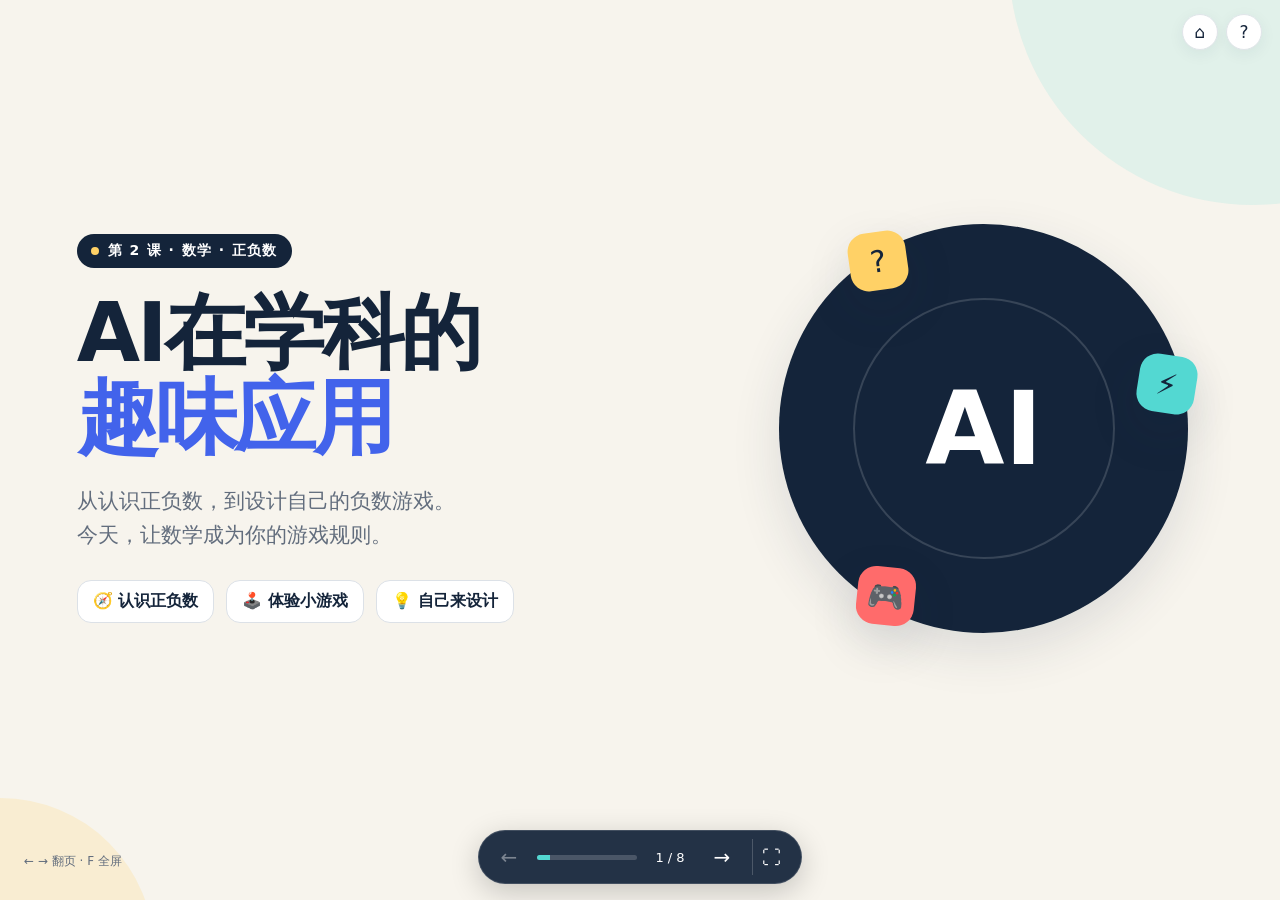
<file: lesson2/index.html>
<!doctype html>
<html lang="zh-CN">
<head>
  <meta charset="utf-8">
  <meta name="viewport" content="width=device-width,initial-scale=1">
  <meta name="color-scheme" content="light">
  <meta name="description" content="第2课：认识正数、负数与零，体验数轴补给站和小汞的温度计，设计并分享自己的负数游戏。">
  <title>AI在学科的趣味应用｜第二课 · 正负数</title>
  <style>
    :root{--ink:#14243a;--muted:#626d7d;--paper:#f7f4ed;--card:#fff;--cyan:#53d8d2;--blue:#4263eb;--yellow:#ffd166;--coral:#ff6b6b;--green:#21845e;--shadow:0 18px 50px #20304c1f}
    *{box-sizing:border-box}html,body{margin:0;width:100%;height:100%;overflow:hidden;background:var(--paper);color:var(--ink);font-family:"PingFang SC","Microsoft YaHei",system-ui,sans-serif}button,input,select{font:inherit}button,a{-webkit-tap-highlight-color:transparent}button{cursor:pointer}button:disabled{cursor:default;opacity:.4}button:focus-visible,a:focus-visible,input:focus-visible,select:focus-visible{outline:3px solid var(--blue);outline-offset:4px}[hidden]{display:none!important}
    .deck{width:100%;height:100%;position:relative}.slide{position:absolute;inset:0;display:none;padding:clamp(36px,4vw,68px) clamp(30px,6vw,100px) 94px;background:var(--paper);overflow:auto;scrollbar-gutter:stable}.slide.active{display:flex;flex-direction:column;animation:enter .25s ease both}.slide:before{content:"";position:fixed;width:38vw;height:38vw;border-radius:50%;right:-18vw;top:-22vw;background:#53d8d222;pointer-events:none}.slide:after{content:"";position:fixed;width:24vw;height:24vw;border-radius:50%;left:-12vw;bottom:-16vw;background:#ffd16633;pointer-events:none}.slide>*{position:relative;flex-shrink:0}.slide:focus{outline:none}@keyframes enter{from{opacity:.3;transform:translateX(14px)}to{opacity:1;transform:none}}
    h1{font-size:clamp(42px,6.4vw,94px);line-height:1.04;margin:0;letter-spacing:-.04em}h2{font-size:clamp(32px,4vw,62px);line-height:1.16;margin:0 0 22px;letter-spacing:-.03em}h3{margin:0 0 10px;font-size:clamp(20px,2vw,29px)}p{font-size:clamp(18px,1.65vw,26px);line-height:1.6;margin:.4em 0}.eyebrow{display:inline-flex;align-items:center;gap:9px;width:max-content;max-width:100%;padding:8px 14px;border-radius:999px;background:var(--ink);color:#fff;font-size:14px;font-weight:800;letter-spacing:.1em;margin-bottom:22px}.dot{width:8px;height:8px;flex-shrink:0;border-radius:50%;background:var(--yellow)}.sub{color:var(--muted);max-width:900px}.accent,.negative{color:var(--blue)}.positive{color:#c24b39}.highlight{padding:0 .08em;background:linear-gradient(transparent 55%,var(--yellow) 55%)}
    /* 沿用 lesson1 的封面布局、配色与 AI 图案。 */
    .hero{justify-content:center}.hero-grid{display:grid;grid-template-columns:1.2fr .8fr;gap:7vw;align-items:center}.orbit{aspect-ratio:1;position:relative;border-radius:50%;background:var(--ink);box-shadow:var(--shadow)}.orbit b{position:absolute;inset:18%;display:grid;place-items:center;border:2px solid #ffffff26;border-radius:50%;font-size:clamp(56px,8vw,112px);color:#fff}.orbit i{position:absolute;width:58px;height:58px;border-radius:18px;display:grid;place-items:center;font-style:normal;font-size:30px;box-shadow:var(--shadow)}.orbit i:nth-child(2){top:2%;left:17%;background:var(--yellow);transform:rotate(-8deg)}.orbit i:nth-child(3){right:-2%;top:32%;background:var(--cyan);transform:rotate(9deg)}.orbit i:nth-child(4){bottom:2%;left:19%;background:var(--coral);transform:rotate(6deg)}.hero .sub{margin-top:24px}.chips{display:flex;flex-wrap:wrap;gap:12px;margin-top:28px}.chip{padding:10px 15px;border-radius:14px;background:#fff;border:1px solid #dce1e7;font-weight:700;font-size:16px}
    .grid-2{display:grid;grid-template-columns:repeat(2,minmax(0,1fr));gap:24px}.grid-3{display:grid;grid-template-columns:repeat(3,minmax(0,1fr));gap:20px}.card{background:var(--card);border:1px solid #dfe4e8;border-radius:24px;padding:24px;box-shadow:var(--shadow)}.card p{font-size:clamp(17px,1.45vw,23px)}.card.soft{box-shadow:none;background:#ffffffa6}.card-label{font-size:13px;font-weight:800;letter-spacing:.08em;color:var(--muted);margin-bottom:16px}.number{font-size:clamp(46px,6vw,84px);line-height:1.1;font-weight:900;letter-spacing:-.04em;margin-bottom:18px}.concept-negative{border-top:5px solid var(--blue)}.concept-zero{border-top:5px solid var(--ink)}.concept-positive{border-top:5px solid var(--coral)}.callout{padding:19px 24px;border-radius:18px;background:#e8ecff;font-size:clamp(18px,1.65vw,25px);line-height:1.55;margin-top:24px}.callout.warm{background:#fff0be}.example-icon{display:block;font-size:34px;margin-bottom:15px}.example-pair{display:flex;align-items:center;gap:20px;margin:18px 0;font-size:clamp(27px,3.3vw,49px);font-weight:850}.example-pair span{flex:1}.example-pair span+span{border-left:1px solid #dde2e8;padding-left:20px}.reference{font-size:15px!important;color:var(--muted);margin-top:14px}
    .axis-card{margin-top:18px;padding:26px 34px}.axis-caption{display:flex;justify-content:space-between;font-size:18px;font-weight:750;gap:20px}.axis-svg{display:block;width:100%;height:auto;overflow:visible}.axis-svg text{font-family:inherit}.axis-rules{margin-top:16px}.axis-rules p{font-size:20px}.big-rule{font-size:clamp(27px,3vw,44px);font-weight:850;margin:18px 0 4px}.game-layout{display:grid;grid-template-columns:.72fr 1.28fr;gap:26px;align-items:start}.game-info{padding-right:8px}.game-info p{font-size:clamp(17px,1.5vw,22px)}.rules{padding-left:1.25em;margin:18px 0 0}.rules li{padding-left:4px;margin:12px 0;font-size:clamp(17px,1.5vw,22px);line-height:1.55}.game-panel{background:#fff;border:1px solid #dfe4e8;border-radius:24px;padding:22px 26px;box-shadow:var(--shadow);min-width:0}.game-topline{display:flex;justify-content:space-between;align-items:center;gap:10px;font-size:14px;font-weight:800;color:var(--muted);margin-bottom:16px}.tag{padding:5px 10px;border-radius:8px;background:#edf0ff;color:#354bb4}.game-question{font-size:clamp(22px,2.3vw,33px);font-weight:850;line-height:1.35;margin:0 0 10px}.mission-math{font-size:clamp(27px,3vw,43px);font-weight:850;color:var(--blue);margin:8px 0}.game-note{font-size:14px!important;color:var(--muted)}.game-axis{margin:8px -5px 12px}.controls{display:flex;flex-wrap:wrap;align-items:center;gap:10px}.direction{border:2px solid #dce2eb;border-radius:12px;padding:10px 16px;background:#fff;font-weight:750;color:var(--ink)}.direction[aria-pressed="true"]{background:#edf0ff;border-color:var(--blue);color:var(--blue)}.step-field{display:flex;gap:8px;align-items:center;font-size:16px;font-weight:700}.step-field select{border:2px solid #dce2eb;border-radius:10px;background:#fff;color:var(--ink);padding:8px;min-width:65px}.primary,.ghost{border:0;border-radius:12px;padding:12px 18px;font-weight:800;font-size:16px}.primary{background:var(--blue);color:#fff}.ghost{background:#e9edf2;color:var(--ink)}.game-actions{display:flex;flex-wrap:wrap;gap:10px;margin-top:14px}.feedback{font-size:16px!important;line-height:1.55;min-height:50px;margin:14px 0 0;padding:11px 14px;border-radius:12px;background:#f1f4f8;color:#4e5a6b}.feedback[data-state="correct"]{background:#e8f7ed;color:#17673f}.feedback[data-state="error"]{background:#fff0e3;color:#984011}.game-takeaway{font-size:16px!important;margin-top:20px;color:var(--muted)}
    .thermo-layout{display:grid;grid-template-columns:135px minmax(0,1fr);gap:20px;align-items:center}.thermometer{width:135px;height:278px;display:block}.thermometer text{font-family:inherit}.temperature{font-size:clamp(34px,4vw,56px);font-weight:900;color:var(--blue);line-height:1.2;margin:4px 0 10px}.answers{display:flex;flex-wrap:wrap;gap:10px;margin-top:16px}.answer{border:2px solid #dce2eb;border-radius:13px;background:#fff;color:var(--ink);padding:12px 17px;font-size:22px;font-weight:850}.answer.correct{border-color:var(--green);background:#e8f7ed;opacity:1}.answer.wrong{border-color:#c87932;background:#fff0e3}.thermo-state{font-size:14px;color:var(--muted);font-weight:700}
    .design-banner{background:var(--ink);color:#fff;border-radius:22px;padding:22px 28px;margin:0 0 22px;font-size:clamp(23px,2.6vw,38px);font-weight:850;line-height:1.4}.design-banner strong{color:var(--yellow)}.step-num{display:inline-grid;place-items:center;width:36px;height:36px;border-radius:50%;background:var(--blue);color:#fff;font-size:18px;font-weight:800;margin-bottom:18px}.design-card{box-shadow:none}.prompt{font-size:clamp(17px,1.55vw,23px);line-height:1.65;margin-top:22px;padding:20px 24px;background:#fff0be;border-radius:18px}.prompt strong{display:block;margin-bottom:5px}.finish{background:var(--ink);color:#fff}.finish:before{background:#53d8d233}.finish:after{background:#ff6b6b22}.finish .eyebrow{background:#ffffff16}.finish h2{font-size:clamp(40px,5.6vw,82px)}.finish .sub{color:#b9c7d8}.finish .card{background:#ffffff09;border-color:#ffffff24;box-shadow:none;margin-top:20px}.finish .card p{color:#cbd6e4}.finish .step-num{background:var(--yellow);color:var(--ink)}.finish .closing{font-size:clamp(20px,2vw,29px);color:var(--cyan);margin-top:26px;font-weight:750}
    .nav{position:fixed;z-index:20;bottom:16px;left:50%;transform:translateX(-50%);display:flex;align-items:center;gap:9px;background:#14243aee;color:#fff;border:1px solid #ffffff25;border-radius:999px;padding:8px 11px;box-shadow:0 8px 30px #0003;backdrop-filter:blur(10px)}.nav button{width:38px;height:36px;border:0;border-radius:50%;background:transparent;color:#fff;font-size:20px}.nav button:hover:not(:disabled){background:#ffffff20}.progress{width:100px;height:5px;background:#ffffff2d;border-radius:99px;overflow:hidden}.progress i{display:block;height:100%;width:12.5%;background:var(--cyan);transition:width .2s}.counter{font-size:13px;min-width:48px;text-align:center;font-variant-numeric:tabular-nums}.nav .fullscreen{border-left:1px solid #ffffff30;border-radius:0;width:38px;margin-left:2px;font-size:19px}.nav-hint{position:fixed;left:24px;bottom:30px;font-size:12px;color:var(--muted);z-index:19}.toolbar{position:fixed;right:18px;top:14px;z-index:25;display:flex;gap:8px}.toolbar button,.toolbar a{display:grid;place-items:center;border:1px solid #dfe4e8;background:#fff;border-radius:50%;width:36px;height:36px;color:var(--ink);text-decoration:none;font-size:17px;box-shadow:0 4px 16px #20304c10}.help-panel{position:fixed;z-index:30;right:18px;top:60px;width:min(310px,calc(100vw - 36px));background:#fff;color:var(--ink);border:1px solid #dfe4e8;border-radius:18px;padding:20px;box-shadow:var(--shadow)}.help-panel p{font-size:15px}.help-panel a{color:var(--blue)}.sr-only{position:absolute;width:1px;height:1px;padding:0;margin:-1px;overflow:hidden;clip:rect(0,0,0,0);white-space:nowrap;border:0}.noscript{position:fixed;top:0;left:0;right:0;padding:12px;background:var(--yellow);z-index:100;text-align:center}
    @media(min-width:1500px){.game-panel{padding:28px 32px}.game-actions{margin-top:20px}.feedback{font-size:18px!important}.rules li{margin:18px 0}}
    @media(max-width:1000px){.slide{padding:54px 34px 94px}.game-layout{grid-template-columns:.8fr 1.2fr;gap:20px}.game-panel{padding:20px}.thermo-layout{grid-template-columns:110px minmax(0,1fr);gap:12px}.thermometer{width:110px}.axis-rules p{font-size:18px}.nav-hint{display:none}.card{padding:20px}}
    @media(max-width:760px){.slide{padding:66px 22px 94px}.hero-grid,.grid-2,.grid-3,.game-layout{grid-template-columns:1fr}.hero{justify-content:flex-start}.hero-grid{margin-top:7vh}.orbit{display:none}.grid-3,.grid-2{gap:14px}.eyebrow{font-size:12px;margin-bottom:18px}.hero .sub{margin-top:20px}.card{padding:20px}.number{font-size:48px;margin-bottom:12px}.example-pair{font-size:36px}.example-icon{margin-bottom:8px}.axis-card{padding:20px 14px}.axis-caption{font-size:14px;gap:10px}.axis-rules{margin-top:14px}.game-info .rules{margin-top:10px}.rules li{margin:8px 0}.game-takeaway{margin-top:12px!important}.game-panel{padding:18px}.thermo-layout{grid-template-columns:105px minmax(0,1fr);gap:12px}.thermometer{width:105px;height:255px}.answer{font-size:19px;padding:10px 12px}.answers{gap:8px}.chips{gap:8px;margin-top:22px}.chip{font-size:14px;padding:9px 12px}.design-banner{padding:20px}.finish .card{margin-top:0}.finish .grid-3{margin-top:24px}.finish h2{font-size:43px}.nav{bottom:12px}.toolbar{top:14px}}
    @media(max-height:740px) and (min-width:1001px){.slide{padding-top:32px}.eyebrow{margin-bottom:14px}h2{margin-bottom:18px}.game-panel{padding:18px 22px}.game-topline{margin-bottom:10px}.game-axis{margin-bottom:6px}.feedback{margin-top:10px;min-height:46px}.thermometer{height:237px}.rules li{margin:9px 0}.game-takeaway{margin-top:14px}.design-banner{padding:18px 24px;margin-bottom:18px}.design-card{padding:20px}.step-num{margin-bottom:12px}.prompt{margin-top:18px;padding:16px 22px}}
    @media(prefers-reduced-motion:reduce){*,*:before,*:after{animation:none!important;transition:none!important}}
    @media print{@page{size:A4 landscape;margin:12mm}html,body{height:auto;overflow:visible;background:#fff}.deck{height:auto}.slide,.slide.active{display:flex!important;position:relative;inset:auto;min-height:180mm;height:auto;overflow:visible;padding:12mm 8mm;break-after:page;animation:none}.slide:last-child{break-after:auto}.slide:before,.slide:after,.toolbar,.help-panel,.nav,.nav-hint,.noscript{display:none!important}.hero{justify-content:center}.hero-grid{grid-template-columns:1.2fr .8fr}.orbit{display:block}.grid-3{grid-template-columns:repeat(3,1fr)}.grid-2{grid-template-columns:repeat(2,1fr)}.game-layout{grid-template-columns:.72fr 1.28fr}.card,.game-panel{box-shadow:none;break-inside:avoid}.finish{background:#fff;color:var(--ink)}.finish .card{background:#f1f4f8;border-color:#dfe4e8}.finish .sub,.finish .card p,.finish .closing{color:var(--ink)}h1{font-size:55px}h2,.finish h2{font-size:38px}p,.card p,.rules li{font-size:17px}.eyebrow{color:var(--ink);background:#eef0f4}*{-webkit-print-color-adjust:exact;print-color-adjust:exact}}
  </style>
</head>
<body>
<noscript><div class="noscript">请启用 JavaScript，以使用翻页和小游戏演示。</div></noscript>
<main class="deck" id="deck" aria-label="第二课：正负数课堂演示">
  <section class="slide hero active" aria-labelledby="title-1" tabindex="-1">
    <div class="hero-grid">
      <div>
        <div class="eyebrow"><span class="dot"></span>第 2 课 · 数学 · 正负数</div>
        <h1 id="title-1">AI在学科的<br><span class="accent">趣味应用</span></h1>
        <p class="sub">从认识正负数，到设计自己的负数游戏。<br>今天，让数学成为你的游戏规则。</p>
        <div class="chips"><span class="chip">🧭 认识正负数</span><span class="chip">🕹️ 体验小游戏</span><span class="chip">💡 自己来设计</span></div>
      </div>
      <div class="orbit" aria-hidden="true"><b>AI</b><i>?</i><i>⚡</i><i>🎮</i></div>
    </div>
  </section>

  <section class="slide" aria-labelledby="title-2" tabindex="-1" hidden>
    <div class="eyebrow"><span class="dot"></span>认识概念 · 01</div>
    <h2 id="title-2">以 <span class="highlight">0</span> 为界，认识正数和负数</h2>
    <div class="grid-3">
      <article class="card concept-negative"><div class="card-label">小于 0 的数</div><div class="number negative">−3</div><h3>负数</h3><p>在正数前加上“−”号。<br>例如：−1、−3、−0.5。</p><p class="reference">“−3”读作“负三”。</p></article>
      <article class="card concept-zero"><div class="card-label">正数与负数的分界</div><div class="number">0</div><h3>零</h3><p>0 既不是正数，<br>也不是负数。</p><p class="reference">它可以表示我们约定的基准。</p></article>
      <article class="card concept-positive"><div class="card-label">大于 0 的数</div><div class="number positive">+3</div><h3>正数</h3><p>可以带“+”号，也可以省略。<br>例如：+1、3、0.5。</p><p class="reference">“+3”和“3”表示同一个数。</p></article>
    </div>
    <div class="callout warm"><strong>一起读：</strong>−3，0，+3。数值前的正负号，能帮助我们区分相反的意义。</div>
  </section>

  <section class="slide" aria-labelledby="title-3" tabindex="-1" hidden>
    <div class="eyebrow"><span class="dot"></span>生活里的数学 · 02</div>
    <h2 id="title-3">同样的数字，可以表示<span class="accent">相反的意义</span></h2>
    <div class="grid-3">
      <article class="card"><span class="example-icon" aria-hidden="true">🌡️</span><h3>温度：零上与零下</h3><div class="example-pair"><span class="positive">+3℃</span><span class="negative">−3℃</span></div><p>零上 3℃，或零下 3℃。</p><p class="reference">以 0℃ 为基准；0℃ 也有温度。</p></article>
      <article class="card"><span class="example-icon" aria-hidden="true">🌊</span><h3>位置：海面上与海面下</h3><div class="example-pair"><span class="positive">+20</span><span class="negative">−20</span></div><p>海面上方 20 米，<br>或海面下方 20 米。</p><p class="reference">约定海平面为 0 米，上方为正。</p></article>
      <article class="card"><span class="example-icon" aria-hidden="true">🎮</span><h3>得分变化：增加与减少</h3><div class="example-pair"><span class="positive">+5</span><span class="negative">−5</span></div><p>增加 5 分，或减少 5 分。</p><p class="reference">约定增加为正、减少为负。</p></article>
    </div>
    <div class="callout"><strong>先说清基准，再解释正负。</strong>你的游戏中，“负数”可以代表什么？</div>
  </section>

  <section class="slide" aria-labelledby="title-4" tabindex="-1" hidden>
    <div class="eyebrow"><span class="dot"></span>把数字画出来 · 03</div>
    <h2 id="title-4">在数轴上，找到正负数的位置</h2>
    <div class="card axis-card">
      <div class="axis-caption"><span class="negative">← 0 的左边：负数</span><span>原点 0</span><span class="positive">正数：0 的右边 →</span></div>
      <svg class="axis-svg" viewBox="0 0 880 150" role="img" aria-label="从负5到正5的等距数轴，向右为正方向。负3在0的左边，正2在0的右边。">
        <path d="M45 75H835" fill="none" stroke="#14243a" stroke-width="3"/><path d="m825 68 12 7-12 7" fill="none" stroke="#14243a" stroke-width="3"/>
        <g stroke="#8793a3" stroke-width="2"><path d="M80 65v20M152 65v20M224 65v20M296 65v20M368 65v20M440 60v30M512 65v20M584 65v20M656 65v20M728 65v20M800 65v20"/></g>
        <g text-anchor="middle" font-size="23" font-weight="700"><g fill="#4263eb"><text x="80" y="118">−5</text><text x="152" y="118">−4</text><text x="224" y="118">−3</text><text x="296" y="118">−2</text><text x="368" y="118">−1</text></g><text x="440" y="118" fill="#14243a">0</text><g fill="#c24b39"><text x="512" y="118">+1</text><text x="584" y="118">+2</text><text x="656" y="118">+3</text><text x="728" y="118">+4</text><text x="800" y="118">+5</text></g></g>
        <circle cx="224" cy="75" r="8" fill="#4263eb"/><circle cx="584" cy="75" r="8" fill="#c24b39"/><text x="440" y="38" text-anchor="middle" fill="#626d7d" font-size="18">每一格都是 1</text>
      </svg>
    </div>
    <div class="grid-2 axis-rules"><article class="card soft"><h3>越往右，数越大</h3><p>−3 &lt; −1 &lt; 0 &lt; +2。<br>−1 比 −3 大，因为它更靠右。</p></article><article class="card soft"><h3>加一个数，就移动一次</h3><p>加正数 → 向右走；加负数 → 向左走。<br>例如：2 + (−4)，从 2 向左走 4 格。</p></article></div>
    <p class="game-takeaway">记住：起点、方向、步数。接下来，用这三个线索完成补给任务。</p>
  </section>

  <section class="slide" aria-labelledby="title-5" tabindex="-1" hidden>
    <div class="eyebrow"><span class="dot"></span>小游戏 01 · 在数轴上移动</div>
    <h2 id="title-5">数轴补给站</h2>
    <div class="game-layout">
      <div class="game-info"><h3>把补给员送到正确的位置</h3><p class="sub">读懂任务里的变化，用方向和步数完成三次补给。</p><ol class="rules"><li>先找到起点，读出要加的数。</li><li>选择向左或向右，再选走几格。</li><li>点击“出发”，看看能否到站。</li></ol><div class="callout warm"><strong>观察：</strong>加一个负数时，补给员会往哪边走？</div><p class="game-takeaway">游戏设计线索：让“加负数”真正决定角色的移动。</p></div>
      <div class="game-panel" role="group" aria-label="数轴补给站互动演示">
        <div class="game-topline"><span class="tag">课堂试玩</span><span id="supply-round">任务 1 / 3</span></div>
        <p class="game-question" id="supply-question">从 −2 出发，加上 +3</p>
        <p class="mission-math" id="supply-equation">−2 + 3 = ?</p>
        <svg class="axis-svg game-axis" viewBox="0 0 640 135" role="img" aria-labelledby="supply-axis-title">
          <title id="supply-axis-title">数轴从负5到正5，补给员在负2。</title>
          <path d="M26 70H614m-10-7 12 7-12 7" fill="none" stroke="#14243a" stroke-width="2"/>
          <g stroke="#8793a3" stroke-width="2"><path d="M50 63v14M104 63v14M158 63v14M212 63v14M266 63v14M320 58v24M374 63v14M428 63v14M482 63v14M536 63v14M590 63v14"/></g>
          <g text-anchor="middle" font-size="20" font-weight="700" fill="#4263eb"><text x="50" y="109">−5</text><text x="104" y="109">−4</text><text x="158" y="109">−3</text><text x="212" y="109">−2</text><text x="266" y="109">−1</text><text x="320" y="109" fill="#14243a">0</text><g fill="#c24b39"><text x="374" y="109">+1</text><text x="428" y="109">+2</text><text x="482" y="109">+3</text><text x="536" y="109">+4</text><text x="590" y="109">+5</text></g></g>
          <g id="supply-player" transform="translate(212 39)"><rect x="-17" y="-17" width="34" height="30" rx="9" fill="#4263eb"/><circle cx="-6" cy="-3" r="3" fill="#fff"/><circle cx="6" cy="-3" r="3" fill="#fff"/><path d="m-6 13 6 8 6-8" fill="#4263eb"/></g>
        </svg>
        <div class="controls"><button class="direction" type="button" data-direction="-1" aria-pressed="false">← 向左</button><button class="direction" type="button" data-direction="1" aria-pressed="false">向右 →</button><label class="step-field" for="supply-steps">走 <select id="supply-steps"><option value="0">0</option><option value="1">1</option><option value="2">2</option><option value="3">3</option><option value="4">4</option><option value="5">5</option></select> 格</label></div>
        <div class="game-actions"><button class="primary" id="supply-submit" type="button">出发</button><button class="primary" id="supply-next" type="button" hidden>下一次补给 →</button><button class="ghost" id="supply-reset" type="button">重新开始</button></div>
        <p class="feedback" id="supply-feedback" role="status">先选择方向和步数，再出发。</p>
      </div>
    </div>
  </section>

  <section class="slide" aria-labelledby="title-6" tabindex="-1" hidden>
    <div class="eyebrow"><span class="dot"></span>小游戏 02 · 读懂零下温度</div>
    <h2 id="title-6">小汞的温度计</h2>
    <div class="game-layout">
      <div class="game-info"><h3>帮小汞报出正确的温度</h3><p class="sub">天气变了！先看当前温度，再预测升温或降温后的读数。</p><ol class="rules"><li>找到 0℃，读出当前温度。</li><li>根据升温或降温，选择新温度。</li><li>答对后，观察液柱怎样变化。</li></ol><div class="callout warm"><strong>想一想：</strong>从 −2℃ 升高 3℃，会不会超过 0℃？</div><p class="game-takeaway">游戏设计线索：用看得见的变化，帮助玩家理解负数。</p></div>
      <div class="game-panel" role="group" aria-label="小汞的温度计互动演示">
        <div class="game-topline"><span class="tag">课堂试玩</span><span id="thermo-round">天气 1 / 3</span></div>
        <div class="thermo-layout">
          <svg class="thermometer" viewBox="0 0 140 280" role="img" aria-labelledby="thermo-title">
            <title id="thermo-title">温度计当前读数为负2摄氏度。</title>
            <rect x="37" y="12" width="36" height="225" rx="18" fill="#f0f3fa" stroke="#aab6c7" stroke-width="2"/><circle cx="55" cy="244" r="26" fill="#f0f3fa" stroke="#aab6c7" stroke-width="2"/>
            <rect id="thermo-liquid" x="46" y="163" width="18" height="81" rx="9" fill="#4263eb"/><circle cx="55" cy="244" r="18" fill="#4263eb"/>
            <path d="M77 37h10M77 55h6M77 73h6M77 91h6M77 109h6M77 127h13M77 145h6M77 163h6M77 181h6M77 199h6M77 217h10" stroke="#7f8b9c" stroke-width="2"/>
            <path d="M27 127h49" stroke="#14243a" stroke-width="2" stroke-dasharray="3 3"/>
            <g font-size="15" fill="#626d7d"><text x="93" y="42">+5℃</text><text x="93" y="132" fill="#14243a" font-weight="800">0℃</text><text x="93" y="222">−5℃</text></g>
            <path id="thermo-pointer" d="M18 163h20" stroke="#4263eb" stroke-width="3"/>
          </svg>
          <div><div class="thermo-state" id="thermo-state">当前温度</div><div class="temperature" id="thermo-reading">−2℃</div><p class="game-question" id="thermo-question">升高 3℃ 后是多少？</p><p class="game-note">点击你预测的新温度。</p><div class="answers" id="thermo-answers"></div></div>
        </div>
        <div class="game-actions"><button class="primary" id="thermo-next" type="button" hidden>下一次天气变化 →</button><button class="ghost" id="thermo-reset" type="button">重新开始</button></div>
        <p class="feedback" id="thermo-feedback" role="status">升温时液柱向上，降温时液柱向下。</p>
      </div>
    </div>
  </section>

  <section class="slide" aria-labelledby="title-7" tabindex="-1" hidden>
    <div class="eyebrow"><span class="dot"></span>轮到你了 · 自主创造</div>
    <h2 id="title-7">开始设计自己的<span class="accent">负数游戏</span></h2>
    <div class="design-banner">主题一定要与<strong>负数</strong>相关，<br>让玩家在游戏中真正用到负数。</div>
    <div class="grid-3">
      <article class="card design-card"><span class="step-num">1</span><h3>想一个情境</h3><p>深海探险、零下救援、地下寻宝……负数在你的世界里代表什么？</p></article>
      <article class="card design-card"><span class="step-num">2</span><h3>定一个核心玩法</h3><p>让玩家比较负数大小、在数轴上移动，或计算跨过 0 的变化。</p></article>
      <article class="card design-card"><span class="step-num">3</span><h3>做出来，再试一试</h3><p>先画一关，把规则告诉 AI。答对、答错、遇到 0，都试一次。</p></article>
    </div>
    <div class="prompt"><strong>把这句话补完整，再开始制作：</strong>我们的游戏叫______。负数表示______。玩家需要______才能过关，答错时会提示______。</div>
  </section>

  <section class="slide finish hero" aria-labelledby="title-8" tabindex="-1" hidden>
    <div class="eyebrow"><span class="dot"></span>作品分享 · 每组 1 分钟</div>
    <h2 id="title-8">分享你的<span style="color:var(--yellow)">负数游戏</span></h2>
    <p class="sub">邀请同学走进你们设计的世界，现场玩一关。</p>
    <div class="grid-3">
      <article class="card"><span class="step-num">1</span><h3>说说主题</h3><p>游戏叫什么？<br>负数在游戏中代表什么？</p></article>
      <article class="card"><span class="step-num">2</span><h3>演示一关</h3><p>玩家怎样用到负数？<br>答对、答错会发生什么？</p></article>
      <article class="card"><span class="step-num">3</span><h3>分享一次改进</h3><p>你们发现了什么问题？<br>后来怎样把它改好了？</p></article>
    </div>
    <p class="closing">听众也有任务：说一个亮点，提一条建议。</p>
  </section>
</main>
<div class="toolbar"><a href="../index.html" aria-label="返回课程总览" title="课程总览">⌂</a><button id="help-button" type="button" aria-label="查看演示快捷键" aria-expanded="false" aria-controls="help-panel">?</button></div>
<div class="help-panel" id="help-panel" hidden><strong>演示快捷键</strong><p>← / →、PageUp / PageDown：翻页<br>空格：下一页<br>Home / End：封面 / 最后一页<br>F：切换全屏<br>Esc：关闭帮助 / 退出全屏</p><p>手机可左右轻扫翻页；小游戏内点击操作。</p><a href="teacher.html">查看原教师参考教案</a></div>
<span class="nav-hint" id="nav-hint">← → 翻页 · F 全屏</span>
<nav class="nav" aria-label="课程翻页"><button id="prev" type="button" aria-label="上一页" disabled>←</button><div class="progress" aria-hidden="true"><i id="progress-bar"></i></div><span class="counter" id="counter" aria-live="polite" aria-atomic="true">1 / 8</span><button id="next" type="button" aria-label="下一页">→</button><button class="fullscreen" id="fullscreen" type="button" aria-label="进入全屏" title="全屏（F）">⛶</button></nav>
<div class="sr-only" id="presentation-status" role="status"></div>
<script>
(() => {
  'use strict';
  const $ = id => document.getElementById(id);
  const slides = [...document.querySelectorAll('.slide')];
  let current = 0;
  function pageFromHash() {
    const value = Number(location.hash.slice(1));
    return Number.isSafeInteger(value) && value >= 1 ? value - 1 : 0;
  }
  function show(index, focus = true) {
    current = Math.max(0, Math.min(slides.length - 1, index));
    slides.forEach((slide, i) => {
      slide.hidden = i !== current;
      slide.classList.toggle('active', i === current);
      slide.setAttribute('aria-hidden', String(i !== current));
    });
    slides[current].scrollTop = 0;
    $('counter').textContent = `${current + 1} / ${slides.length}`;
    $('progress-bar').style.width = `${(current + 1) / slides.length * 100}%`;
    $('prev').disabled = current === 0;
    $('next').disabled = current === slides.length - 1;
    $('nav-hint').style.color = current === slides.length - 1 ? '#b9c7d8' : '';
    try { history.replaceState(null, '', `#${current + 1}`); } catch { /* 翻页在文件模式下仍可使用。 */ }
    if (focus) slides[current].focus({preventScroll: true});
  }
  $('prev').addEventListener('click', () => show(current - 1));
  $('next').addEventListener('click', () => show(current + 1));
  window.addEventListener('hashchange', () => show(pageFromHash()));
  const setHelp = open => {
    $('help-panel').hidden = !open;
    $('help-button').setAttribute('aria-expanded', String(open));
  };
  $('help-button').addEventListener('click', () => setHelp($('help-panel').hidden));
  async function toggleFullscreen() {
    try {
      if (document.fullscreenElement) await document.exitFullscreen();
      else if (document.documentElement.requestFullscreen) await document.documentElement.requestFullscreen();
      else $('presentation-status').textContent = '当前浏览器不支持网页全屏，可使用浏览器的全屏菜单。';
    } catch {
      $('presentation-status').textContent = '无法进入全屏，可使用浏览器的全屏菜单。';
    }
  }
  $('fullscreen').addEventListener('click', toggleFullscreen);
  document.addEventListener('fullscreenchange', () => {
    const label = document.fullscreenElement ? '退出全屏' : '进入全屏';
    $('fullscreen').setAttribute('aria-label', label);
    $('fullscreen').title = `${label}（F）`;
  });
  document.addEventListener('keydown', event => {
    if (event.defaultPrevented || event.altKey || event.ctrlKey || event.metaKey || event.isComposing) return;
    if (event.key === 'Escape') { setHelp(false); return; }
    if (event.target.closest('input, textarea, select, [contenteditable]')) return;
    if (event.key === ' ' && event.target.closest('button, a, summary')) return;
    const actions = {ArrowRight: () => show(current + 1), PageDown: () => show(current + 1), ' ': () => show(current + 1), ArrowLeft: () => show(current - 1), PageUp: () => show(current - 1), Home: () => show(0), End: () => show(slides.length - 1)};
    if (actions[event.key]) { event.preventDefault(); actions[event.key](); }
    else if (event.key.toLowerCase() === 'f') { event.preventDefault(); toggleFullscreen(); }
  });
  let touchStart = null;
  $('deck').addEventListener('touchstart', event => {
    if (event.touches.length !== 1 || event.target.closest('button, input, select, a, .game-panel')) { touchStart = null; return; }
    const touch = event.touches[0];
    touchStart = {x: touch.clientX, y: touch.clientY};
  }, {passive: true});
  $('deck').addEventListener('touchend', event => {
    if (!touchStart || event.touches.length || !event.changedTouches.length) return;
    const touch = event.changedTouches[0];
    const dx = touch.clientX - touchStart.x, dy = touch.clientY - touchStart.y;
    touchStart = null;
    if (Math.abs(dx) > 70 && Math.abs(dx) > Math.abs(dy) * 1.5) show(current + (dx < 0 ? 1 : -1));
  }, {passive: true});
  $('deck').addEventListener('touchcancel', () => { touchStart = null; }, {passive: true});

  const signed = n => n > 0 ? `+${n}` : n < 0 ? `−${Math.abs(n)}` : '0';
  const equation = (start, change) => `${signed(start)} + ${change < 0 ? `(${signed(change)})` : change}`;
  function feedback(id, message, state = '') {
    $(id).textContent = message;
    $(id).dataset.state = state;
  }
  const supplyMissions = [{start: -2, change: 3}, {start: 2, change: -4}, {start: -3, change: 3}];
  const directionButtons = [...document.querySelectorAll('[data-direction]')];
  let supplyRound = 0, direction = null, supplySolved = false;
  function movePlayer(value) {
    $('supply-player').setAttribute('transform', `translate(${50 + (value + 5) * 54} 39)`);
    $('supply-axis-title').textContent = `数轴从负5到正5，补给员在 ${signed(value)}。`;
  }
  function drawSupply() {
    const mission = supplyMissions[supplyRound];
    supplySolved = false;
    direction = null;
    $('supply-round').textContent = `任务 ${supplyRound + 1} / ${supplyMissions.length}`;
    $('supply-question').textContent = `从 ${signed(mission.start)} 出发，加上 ${signed(mission.change)}`;
    $('supply-equation').textContent = `${equation(mission.start, mission.change)} = ?`;
    $('supply-steps').value = '0';
    $('supply-steps').disabled = false;
    directionButtons.forEach(button => { button.disabled = false; button.setAttribute('aria-pressed', 'false'); });
    $('supply-submit').hidden = false;
    $('supply-submit').disabled = false;
    $('supply-next').hidden = true;
    movePlayer(mission.start);
    feedback('supply-feedback', '先选择方向和步数，再出发。');
  }
  directionButtons.forEach(button => button.addEventListener('click', () => {
    if (supplySolved) return;
    direction = Number(button.dataset.direction);
    directionButtons.forEach(item => item.setAttribute('aria-pressed', String(item === button)));
  }));
  $('supply-submit').addEventListener('click', () => {
    if (supplySolved) return;
    const mission = supplyMissions[supplyRound];
    const steps = Number($('supply-steps').value);
    const expectedDirection = Math.sign(mission.change);
    if (direction === null) { feedback('supply-feedback', '先选一个方向：向左，还是向右？', 'error'); return; }
    if (direction !== expectedDirection) {
      feedback('supply-feedback', `再想想：加${mission.change < 0 ? '负' : '正'}数，要向${expectedDirection < 0 ? '左' : '右'}走。补给员留在起点，请再试一次。`, 'error');
      return;
    }
    if (steps !== Math.abs(mission.change)) { feedback('supply-feedback', `方向对了！加 ${signed(mission.change)} 要走 ${Math.abs(mission.change)} 格，再检查一下步数。`, 'error'); return; }
    supplySolved = true;
    const result = mission.start + mission.change;
    movePlayer(result);
    $('supply-equation').textContent = `${equation(mission.start, mission.change)} = ${signed(result)}`;
    directionButtons.forEach(button => { button.disabled = true; });
    $('supply-steps').disabled = true;
    $('supply-submit').disabled = true;
    $('supply-submit').hidden = true;
    const final = supplyRound === supplyMissions.length - 1;
    $('supply-next').hidden = final;
    feedback('supply-feedback', `到站！向${direction < 0 ? '左' : '右'}走 ${steps} 格，停在 ${signed(result)}。${final ? '三次补给完成！0 也是数轴上的一个位置。' : '准备好后，继续下一次补给。'}`, 'correct');
    (final ? $('supply-reset') : $('supply-next')).focus({preventScroll: true});
  });
  $('supply-next').addEventListener('click', () => {
    if (!supplySolved || supplyRound >= supplyMissions.length - 1) return;
    supplyRound++;
    drawSupply();
    directionButtons[0].focus({preventScroll: true});
  });
  $('supply-reset').addEventListener('click', () => { supplyRound = 0; drawSupply(); });

  const thermoMissions = [{start: -2, change: 3, options: [-5, 1, -1]}, {start: 2, change: -5, options: [-3, 3, -5]}, {start: -3, change: 3, options: [3, -6, 0]}];
  let thermoRound = 0, thermoSolved = false;
  function drawTemperature(value) {
    const top = 127 - value * 18;
    $('thermo-reading').textContent = `${signed(value)}℃`;
    $('thermo-liquid').setAttribute('y', top);
    $('thermo-liquid').setAttribute('height', 244 - top);
    $('thermo-pointer').setAttribute('d', `M18 ${top}h20`);
    $('thermo-title').textContent = `温度计当前读数为 ${signed(value)} 摄氏度。`;
  }
  function drawThermo() {
    const mission = thermoMissions[thermoRound];
    thermoSolved = false;
    $('thermo-round').textContent = `天气 ${thermoRound + 1} / ${thermoMissions.length}`;
    $('thermo-state').textContent = '当前温度';
    $('thermo-question').textContent = `${mission.change > 0 ? '升高' : '降低'} ${Math.abs(mission.change)}℃ 后是多少？`;
    $('thermo-next').hidden = true;
    drawTemperature(mission.start);
    const answers = mission.options.map(value => {
      const button = document.createElement('button');
      button.type = 'button';
      button.className = 'answer';
      button.textContent = `${signed(value)}℃`;
      button.addEventListener('click', () => answerTemperature(value, button));
      return button;
    });
    $('thermo-answers').replaceChildren(...answers);
    feedback('thermo-feedback', '升温时液柱向上，降温时液柱向下。');
  }
  function answerTemperature(value, button) {
    if (thermoSolved) return;
    const mission = thermoMissions[thermoRound];
    const result = mission.start + mission.change;
    if (value !== result) {
      button.classList.add('wrong');
      feedback('thermo-feedback', `再试一次：从 ${signed(mission.start)}℃ 开始，向${mission.change > 0 ? '上' : '下'}数 ${Math.abs(mission.change)} 格，每格 1℃。注意是否经过 0℃。`, 'error');
      return;
    }
    thermoSolved = true;
    $('thermo-answers').querySelectorAll('button').forEach(item => { item.disabled = true; item.classList.remove('wrong'); });
    button.classList.add('correct');
    $('thermo-state').textContent = '变化后的温度';
    drawTemperature(result);
    const final = thermoRound === thermoMissions.length - 1;
    $('thermo-next').hidden = final;
    feedback('thermo-feedback', `答对了！${equation(mission.start, mission.change)} = ${signed(result)}，新温度是 ${signed(result)}℃。${final ? '三次报温完成！0℃ 既不是正温度，也不是负温度。' : '看看液柱现在的位置。'}`, 'correct');
    (final ? $('thermo-reset') : $('thermo-next')).focus({preventScroll: true});
  }
  $('thermo-next').addEventListener('click', () => {
    if (!thermoSolved || thermoRound >= thermoMissions.length - 1) return;
    thermoRound++;
    drawThermo();
    $('thermo-answers').firstElementChild.focus({preventScroll: true});
  });
  $('thermo-reset').addEventListener('click', () => { thermoRound = 0; drawThermo(); });
  drawSupply();
  drawThermo();
  show(pageFromHash(), false);
})();
</script>
</body>
</html>
</file>
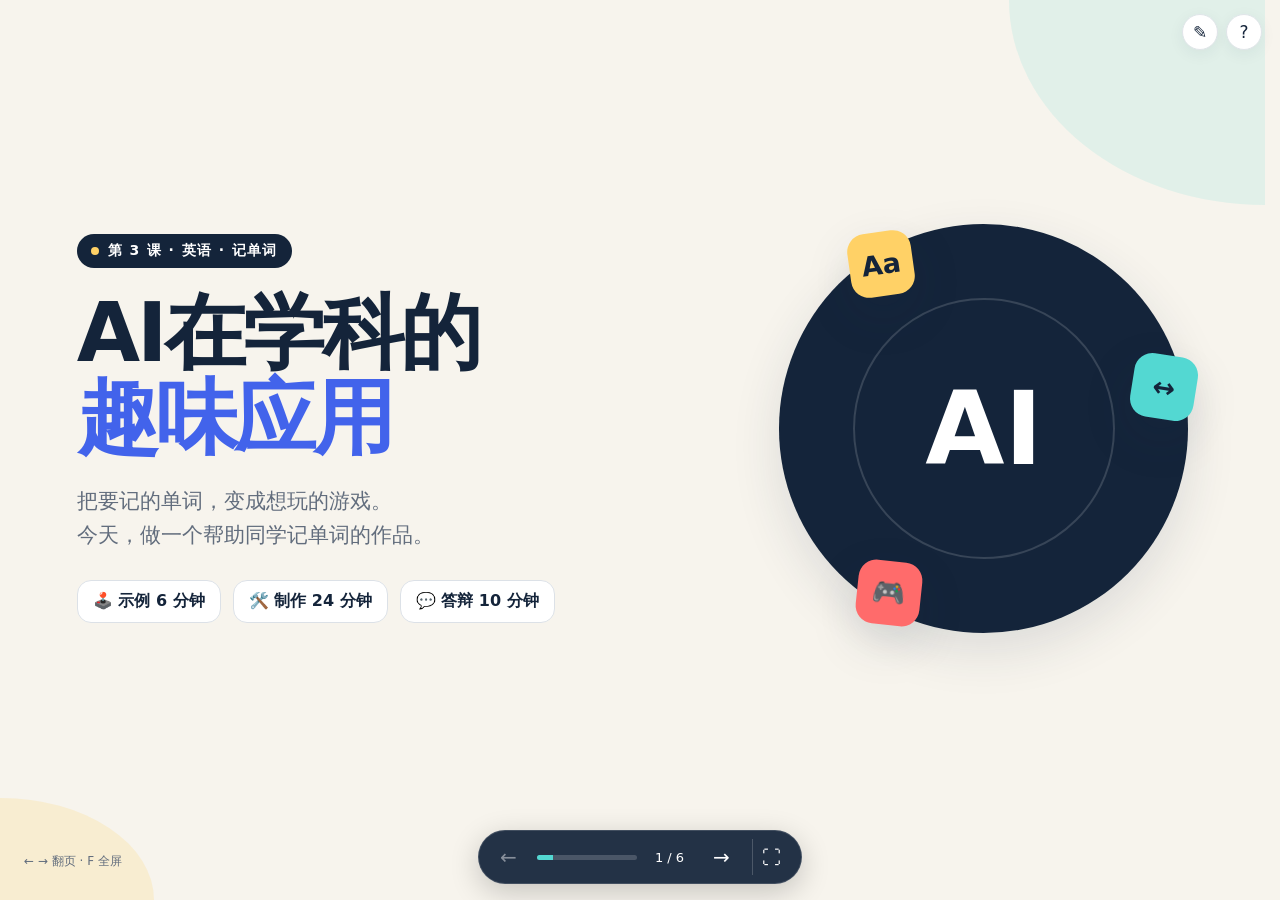
<file: lesson3/index.html>
<!doctype html>
<html lang="zh-CN">
<head>
  <meta charset="utf-8">
  <meta name="viewport" content="width=device-width,initial-scale=1">
  <meta name="color-scheme" content="light">
  <meta name="description" content="第3课：英语记单词。体验近义词连连看、单词打地鼠，用 AI 制作学科游戏并展示答辩。">
  <title>AI在学科的趣味应用｜第三课 · 英语记单词</title>
  <link rel="stylesheet" href="../shared/lesson.css">
  <script src="../shared/deck.js" defer></script>
  <script src="games.js" defer></script>
</head>
<body>
<noscript><div class="noscript">请启用 JavaScript，以使用翻页和小游戏演示。</div></noscript>
<main class="deck" id="deck" aria-label="第三课：英语记单词课堂演示">
  <section class="slide hero active" aria-labelledby="title-1" tabindex="-1">
    <div class="hero-grid">
      <div>
        <div class="eyebrow"><span class="dot"></span>第 3 课 · 英语 · 记单词</div>
        <h1 id="title-1">AI在学科的<br><span class="accent">趣味应用</span></h1>
        <p class="sub">把要记的单词，变成想玩的游戏。<br>今天，做一个帮助同学记单词的作品。</p>
        <div class="chips"><span class="chip">🕹️ 示例 6 分钟</span><span class="chip">🛠️ 制作 24 分钟</span><span class="chip">💬 答辩 10 分钟</span></div>
      </div>
      <div class="orbit" aria-hidden="true"><b>AI</b><i>Aa</i><i>↔</i><i>🎮</i></div>
    </div>
  </section>

  <section class="slide" aria-labelledby="title-2" tabindex="-1" hidden>
    <div class="eyebrow"><span class="dot"></span>示例 01 · 近义词连连看</div>
    <h2 id="title-2">给单词找一个<span class="accent">意思相近的朋友</span></h2>
    <div class="game-layout">
      <div class="game-info">
        <h3>玩法：左右各点一个</h3>
        <ol class="rules"><li>读出单词，想想它的意思。</li><li>配对成功，查看词义与例句。</li><li>配错不消失，可以重新选择。</li></ol>
        <div class="callout warm"><strong>记忆线索：</strong><br>把意思相近的词放在一起记。</div>
        <p class="game-takeaway">近义词也要看语境：意思接近，不代表所有句子里都能互换。</p>
      </div>
      <div class="game-panel" aria-label="近义词连连看演示">
        <div class="game-topline"><span class="tag">点击配对</span><span id="match-progress">已配对 0 / 4</span></div>
        <div class="match-grid"><div class="word-column" id="match-left" aria-label="左侧单词"></div><div class="word-column" id="match-right" aria-label="右侧单词"></div></div>
        <p class="feedback" id="match-feedback" role="status">试试 big 的近义词。先点左侧，再点右侧，也可以反过来。</p>
        <div class="game-actions"><button class="ghost" id="match-reset" type="button">重新配对</button></div>
      </div>
    </div>
  </section>

  <section class="slide" aria-labelledby="title-3" tabindex="-1" hidden>
    <div class="eyebrow"><span class="dot"></span>示例 02 · 单词打地鼠</div>
    <h2 id="title-3">看中文，<span class="accent">打中正确的英文</span></h2>
    <div class="game-layout">
      <div class="game-info">
        <h3>玩法：先想词义，再出手</h3>
        <ol class="rules"><li>每轮 3 只地鼠，只有 1 个词符合提示。</li><li>答对加 1 分；答错看词义，再试一次。</li><li>挑战 30 秒，结束后复习错词。</li></ol>
        <div class="callout warm"><strong>想一想：</strong><br>除了反应快，怎样帮助玩家真正记住单词？</div>
        <p class="game-takeaway">每题答对后手动进入下一题；可以暂停，先读懂反馈。</p>
      </div>
      <div class="game-panel" aria-label="单词打地鼠演示">
        <div class="game-topline"><span class="tag" id="mole-score">得分 0</span><span id="mole-time" role="timer" aria-label="剩余时间">30 秒</span></div>
        <p class="game-question" id="mole-question">准备好了吗？</p>
        <p class="game-note">点击地鼠，或按数字键 1 / 2 / 3。</p>
        <div class="mole-grid" id="mole-grid"></div>
        <p class="feedback" id="mole-feedback" role="status">点击“开始挑战”，让单词地鼠出现。</p>
        <div class="game-actions"><button class="primary" id="mole-start" type="button">开始挑战</button><button class="ghost" id="mole-pause" type="button" hidden>暂停</button><button class="primary" id="mole-next" type="button" hidden>下一题 →</button><button class="ghost" id="mole-reset" type="button">重置</button></div>
      </div>
    </div>
  </section>

  <section class="slide" aria-labelledby="title-4" tabindex="-1" hidden>
    <div class="eyebrow"><span class="dot"></span>项目任务 · 玩法由你决定</div>
    <h2 id="title-4">做一个<span class="accent">英语记单词游戏</span></h2>
    <div class="design-banner">先选 <strong>6–10 个学过的单词</strong>，<br>让玩家每次操作都要想一想词义或拼写。</div>
    <div class="grid-3">
      <article class="card"><span class="step-num">1</span><h3>选内容</h3><p>用课本中的单词。<br>先核对拼写、词义；做近义词配对要核对语境。</p></article>
      <article class="card"><span class="step-num">2</span><h3>定玩法</h3><p>连连看、打地鼠，<br>或拼写闯关。<br>先完成一种核心玩法。</p></article>
      <article class="card"><span class="step-num">3</span><h3>做出完整一轮</h3><p>有题目、有判断、<br>答错有解释，<br>结束能复习、能重玩。</p></article>
    </div>
    <div class="prompt"><strong>补完整，再告诉 AI：</strong>请用这些已核对的单词______，制作______游戏。玩家要______，答错时显示______，结束后______。先做能玩的一版。</div>
  </section>

  <section class="slide" aria-labelledby="title-5" tabindex="-1" hidden>
    <div class="eyebrow"><span class="dot"></span>自主制作 · 先能玩，再改好</div>
    <div class="studio-top"><div><h2 id="title-5">现在，把想法<span class="accent">做出来</span></h2><p class="sub">分工：定规则 · 核词表 · 操作 AI · 测试 · 讲解</p></div><div class="timer" id="work-timer" aria-label="项目制作计时器"><output id="timer-output" role="timer" aria-label="制作剩余时间">24:00</output><button class="primary" id="timer-start" type="button">开始</button><button class="ghost" id="timer-reset" type="button">重置</button></div></div>
    <div class="grid-3">
      <article class="card"><span class="step-num">1</span><h3>3 分钟 · 定规则</h3><p>写出词表、正确答案和过关条件，画出第一关。</p></article>
      <article class="card"><span class="step-num">2</span><h3>16 分钟 · 做作品</h3><p>让 AI 帮忙实现。<br>每次只改一个问题，改完马上试。</p></article>
      <article class="card"><span class="step-num">3</span><h3>5 分钟 · 互测修改</h3><p>请另一组试玩。<br>记下一个问题，修好后再试一次。</p></article>
    </div>
    <div class="callout"><strong>交付前必测：</strong>答对能过关吗？答错能学到什么？重复点击会多加分吗？重玩能清零吗？</div>
    <p class="game-takeaway">准备答辩：保存作品文件 / 链接，记下“发现的问题 → 做出的修改”。</p>
  </section>

  <section class="slide finish hero" aria-labelledby="title-6" tabindex="-1" hidden>
    <div class="eyebrow"><span class="dot"></span>展示答辩 · 每组 2 分钟</div>
    <h2 id="title-6">让大家玩，也让大家<span style="color:var(--yellow)">记住</span></h2>
    <p class="sub">1 分钟展示 · 45 秒答辩 · 15 秒换组</p>
    <div class="grid-3">
      <article class="card"><span class="step-num">1</span><h3>你们想教什么？</h3><p>选了哪些单词？<br>希望玩家记住词义，还是练习拼写？</p></article>
      <article class="card"><span class="step-num">2</span><h3>现场玩一轮</h3><p>演示一次答对、一次答错。<br>再说说你们改好的一个问题。</p></article>
      <article class="card"><span class="step-num">3</span><h3>回答一个问题</h3><p>玩家乱点能过关吗？<br>你们怎样判断他记住了单词？</p></article>
    </div>
    <p class="closing">听众：说一个亮点，提一个问题，再回忆一个刚学到的词。</p>
  </section>
</main>
<div class="toolbar"><a href="teacher.html" aria-label="查看教师参考" title="教师参考">✎</a><button id="help-button" type="button" aria-label="查看演示快捷键" aria-expanded="false" aria-controls="help-panel">?</button></div>
<div class="help-panel" id="help-panel" hidden><strong>演示快捷键</strong><p>← / →、PageUp / PageDown：翻页<br>空格：下一页<br>Home / End：封面 / 最后一页<br>F：切换全屏<br>Esc：关闭帮助 / 退出全屏</p><p>手机可左右轻扫翻页。制作计时由老师手动开始；打地鼠离开本页会暂停。</p><p><a href="../lesson2/index.html">← 第二课</a> · <a href="../lesson4/index.html">第四课 →</a></p></div>
<span class="nav-hint" id="nav-hint">← → 翻页 · F 全屏</span>
<nav class="nav" aria-label="课程翻页"><button id="prev" type="button" aria-label="上一页" disabled>←</button><div class="progress" aria-hidden="true"><i id="progress-bar"></i></div><span class="counter" id="counter" aria-live="polite" aria-atomic="true">1 / 6</span><button id="next" type="button" aria-label="下一页">→</button><button class="fullscreen" id="fullscreen" type="button" aria-label="进入全屏" title="全屏（F）">⛶</button></nav>
<div class="sr-only" id="presentation-status" role="status"></div>
</body>
</html>
</file>
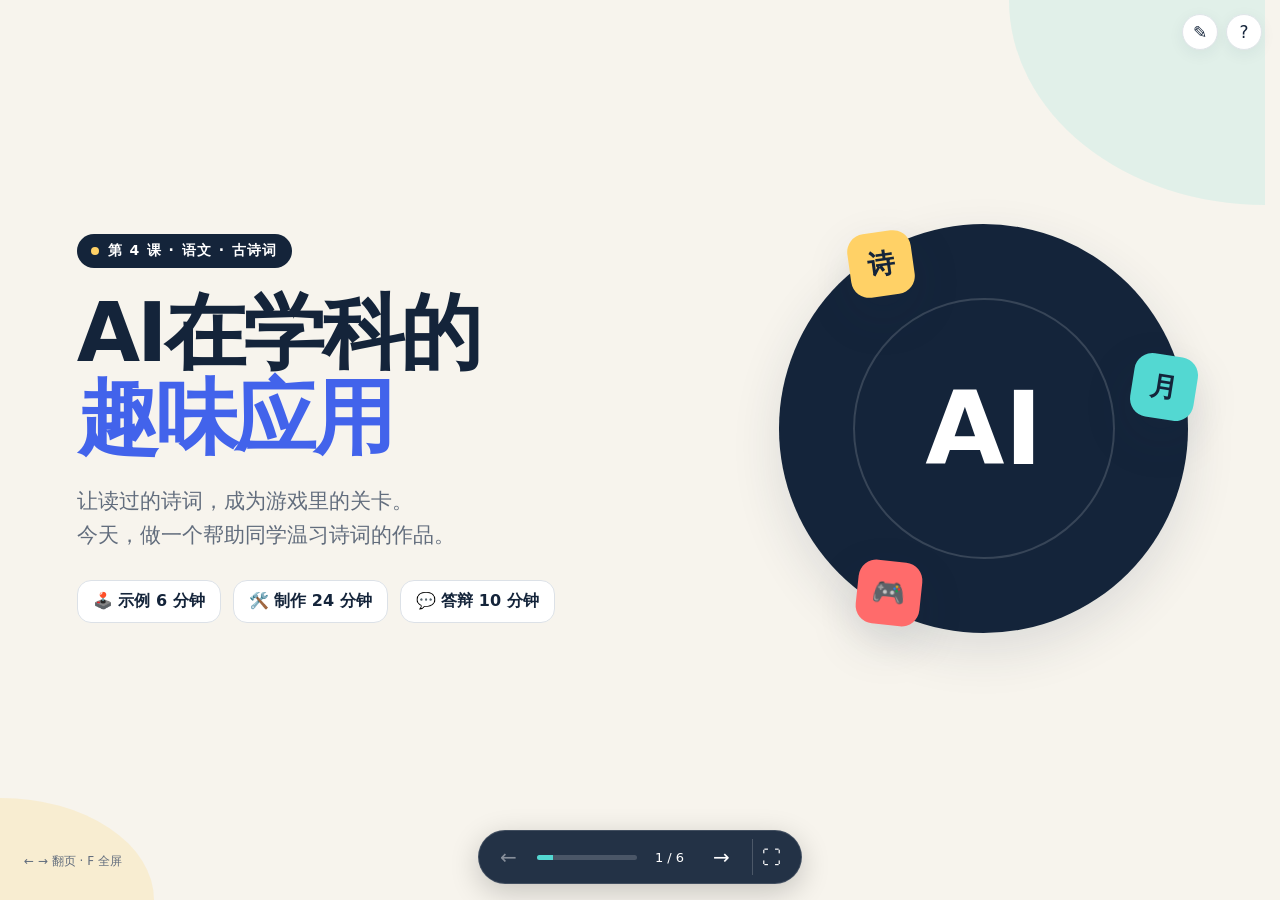
<file: lesson4/index.html>
<!doctype html>
<html lang="zh-CN">
<head>
  <meta charset="utf-8">
  <meta name="viewport" content="width=device-width,initial-scale=1">
  <meta name="color-scheme" content="light">
  <meta name="description" content="第4课：语文古诗词。体验古诗词填空、诗词接龙，用 AI 制作学科游戏并展示答辩。">
  <title>AI在学科的趣味应用｜第四课 · 语文古诗词</title>
  <link rel="stylesheet" href="../shared/lesson.css">
  <script src="../shared/deck.js" defer></script>
  <script src="games.js" defer></script>
</head>
<body>
<noscript><div class="noscript">请启用 JavaScript，以使用翻页和小游戏演示。</div></noscript>
<main class="deck" id="deck" aria-label="第四课：语文古诗词课堂演示">
  <section class="slide hero active" aria-labelledby="title-1" tabindex="-1">
    <div class="hero-grid">
      <div>
        <div class="eyebrow"><span class="dot"></span>第 4 课 · 语文 · 古诗词</div>
        <h1 id="title-1">AI在学科的<br><span class="accent">趣味应用</span></h1>
        <p class="sub">让读过的诗词，成为游戏里的关卡。<br>今天，做一个帮助同学温习诗词的作品。</p>
        <div class="chips"><span class="chip">🕹️ 示例 6 分钟</span><span class="chip">🛠️ 制作 24 分钟</span><span class="chip">💬 答辩 10 分钟</span></div>
      </div>
      <div class="orbit" aria-hidden="true"><b>AI</b><i>诗</i><i>月</i><i>🎮</i></div>
    </div>
  </section>

  <section class="slide" aria-labelledby="title-2" tabindex="-1" hidden>
    <div class="eyebrow"><span class="dot"></span>示例 01 · 古诗词填空</div>
    <h2 id="title-2">补上一个字，<span class="accent">读懂一句诗</span></h2>
    <div class="game-layout">
      <div class="game-info">
        <h3>玩法：选字，补全诗句</h3>
        <ol class="rules"><li>先读整句，再选择缺少的字。</li><li>答错看提示，重新想一想。</li><li>答对读原句，说说诗中的画面。</li></ol>
        <div class="callout warm"><strong>记忆线索：</strong><br>联系诗句的意思，记住关键字。</div>
        <p class="game-takeaway">题目要有准确的原文与出处；不能只凭“读起来很像”判对。</p>
      </div>
      <div class="game-panel" aria-label="古诗词填空演示">
        <div class="game-topline"><span class="tag">选择填空</span><span id="fill-progress">第 1 / 3 题</span></div>
        <p class="game-note" id="fill-source"></p>
        <div class="poem-line" id="fill-poem"></div>
        <div class="answers" id="fill-answers" aria-label="填空选项"></div>
        <p class="feedback" id="fill-feedback" role="status"></p>
        <div class="game-actions"><button class="primary" id="fill-next" type="button" hidden>下一题 →</button><button class="ghost" id="fill-reset" type="button">重新开始</button></div>
      </div>
    </div>
  </section>

  <section class="slide" aria-labelledby="title-3" tabindex="-1" hidden>
    <div class="eyebrow"><span class="dot"></span>示例 02 · 诗词接龙</div>
    <h2 id="title-3">接出下一句，<span class="accent">拼成一首诗</span></h2>
    <div class="game-layout">
      <div class="game-info">
        <h3>今天的规则：同一首诗接下句</h3>
        <ol class="rules"><li>从第一句开始，选出紧接着的一句。</li><li>答对接入诗链，答错可重试。</li><li>接完四句，全班一起读。</li></ol>
        <div class="callout warm"><strong>记忆线索：</strong><br>按顺序，把一首诗的画面连起来。</div>
        <p class="game-takeaway">本例按原诗顺序接句。自己创作时，也可以设计关键词接龙，但要先说清规则。</p>
      </div>
      <div class="game-panel chain-panel" aria-label="诗词接龙演示">
        <div class="game-topline"><span class="tag">接下句</span><span id="chain-progress">已接 1 / 4 句</span></div>
        <p class="game-note">《春晓》· 唐 · 孟浩然</p>
        <div class="poem-trail" id="chain-trail" aria-label="已接出的诗句"></div>
        <p class="game-note" id="chain-instruction">下一句是哪一句？</p>
        <div class="answers lines" id="chain-answers" aria-label="接龙选项"></div>
        <p class="feedback" id="chain-feedback" role="status"></p>
        <div class="game-actions"><button class="primary" id="chain-next" type="button" hidden>继续接龙 →</button><button class="ghost" id="chain-reset" type="button">重新接龙</button></div>
      </div>
    </div>
  </section>

  <section class="slide" aria-labelledby="title-4" tabindex="-1" hidden>
    <div class="eyebrow"><span class="dot"></span>项目任务 · 玩法由你决定</div>
    <h2 id="title-4">做一个<span class="accent">古诗词游戏</span></h2>
    <div class="design-banner">先选 <strong>2–3 首学过的诗词</strong>，<br>让玩家在挑战中记住诗句、理解诗意。</div>
    <div class="grid-3">
      <article class="card"><span class="step-num">1</span><h3>选内容</h3><p>以课本为依据，<br>核对原文、题目、作者，<br>准备正确答案与提示。</p></article>
      <article class="card"><span class="step-num">2</span><h3>定玩法</h3><p>填空、接龙，<br>或诗句排序。<br>先说清怎样才算答对。</p></article>
      <article class="card"><span class="step-num">3</span><h3>做出完整一轮</h3><p>至少 3 次作答，<br>答错有提示、答对有原句，<br>结束能回顾、能重玩。</p></article>
    </div>
    <div class="prompt"><strong>补完整，再告诉 AI：</strong>请只用这些已核对的诗词______，制作______游戏。规则是______，答错提示______，答对显示原句和出处。先做 3 关，支持重玩。</div>
  </section>

  <section class="slide" aria-labelledby="title-5" tabindex="-1" hidden>
    <div class="eyebrow"><span class="dot"></span>自主制作 · 先能玩，再改好</div>
    <div class="studio-top"><div><h2 id="title-5">现在，把诗词<span class="accent">变成关卡</span></h2><p class="sub">分工：定规则 · 核原文 · 操作 AI · 测试 · 讲解</p></div><div class="timer" id="work-timer" aria-label="项目制作计时器"><output id="timer-output" role="timer" aria-label="制作剩余时间">24:00</output><button class="primary" id="timer-start" type="button">开始</button><button class="ghost" id="timer-reset" type="button">重置</button></div></div>
    <div class="grid-3">
      <article class="card"><span class="step-num">1</span><h3>3 分钟 · 定规则</h3><p>写出原文、正确答案和过关条件，画出第一关。</p></article>
      <article class="card"><span class="step-num">2</span><h3>16 分钟 · 做作品</h3><p>让 AI 帮忙实现。<br>每次只改一个问题，改完马上试。</p></article>
      <article class="card"><span class="step-num">3</span><h3>5 分钟 · 互测修改</h3><p>请另一组试玩。<br>记下一个问题，修好后再试一次。</p></article>
    </div>
    <div class="callout"><strong>交付前必测：</strong>原文和作者对吗？答错有提示吗？接错顺序会过关吗？重玩能清零吗？</div>
    <p class="game-takeaway">准备答辩：保存作品文件 / 链接，记下“发现的问题 → 做出的修改”。输入型游戏还要试试空答案与标点。</p>
  </section>

  <section class="slide finish hero" aria-labelledby="title-6" tabindex="-1" hidden>
    <div class="eyebrow"><span class="dot"></span>展示答辩 · 每组 2 分钟</div>
    <h2 id="title-6">玩过之后，<span style="color:var(--yellow)">留下一句诗</span></h2>
    <p class="sub">1 分钟展示 · 45 秒答辩 · 15 秒换组</p>
    <div class="grid-3">
      <article class="card"><span class="step-num">1</span><h3>你们想教什么？</h3><p>选了哪些诗词？<br>希望玩家记住原文，还是理解诗意？</p></article>
      <article class="card"><span class="step-num">2</span><h3>现场玩一轮</h3><p>演示一次答对、一次答错。<br>再说说你们改好的一个问题。</p></article>
      <article class="card"><span class="step-num">3</span><h3>回答一个问题</h3><p>原文和答案是怎样核对的？<br>你们的提示怎样帮助玩家记住诗句？</p></article>
    </div>
    <p class="closing">听众：说一个亮点，提一个问题，再背一句刚出现的诗。</p>
  </section>
</main>
<div class="toolbar"><a href="teacher.html" aria-label="查看教师参考" title="教师参考">✎</a><button id="help-button" type="button" aria-label="查看演示快捷键" aria-expanded="false" aria-controls="help-panel">?</button></div>
<div class="help-panel" id="help-panel" hidden><strong>演示快捷键</strong><p>← / →、PageUp / PageDown：翻页<br>空格：下一页<br>Home / End：封面 / 最后一页<br>F：切换全屏<br>Esc：关闭帮助 / 退出全屏</p><p>手机可左右轻扫翻页；小游戏内点击操作。制作计时由老师手动开始。</p><p><a href="../lesson3/index.html">← 第三课</a> · <a href="teacher.html">教师参考</a></p></div>
<span class="nav-hint" id="nav-hint">← → 翻页 · F 全屏</span>
<nav class="nav" aria-label="课程翻页"><button id="prev" type="button" aria-label="上一页" disabled>←</button><div class="progress" aria-hidden="true"><i id="progress-bar"></i></div><span class="counter" id="counter" aria-live="polite" aria-atomic="true">1 / 6</span><button id="next" type="button" aria-label="下一页">→</button><button class="fullscreen" id="fullscreen" type="button" aria-label="进入全屏" title="全屏（F）">⛶</button></nav>
<div class="sr-only" id="presentation-status" role="status"></div>
</body>
</html>
</file>
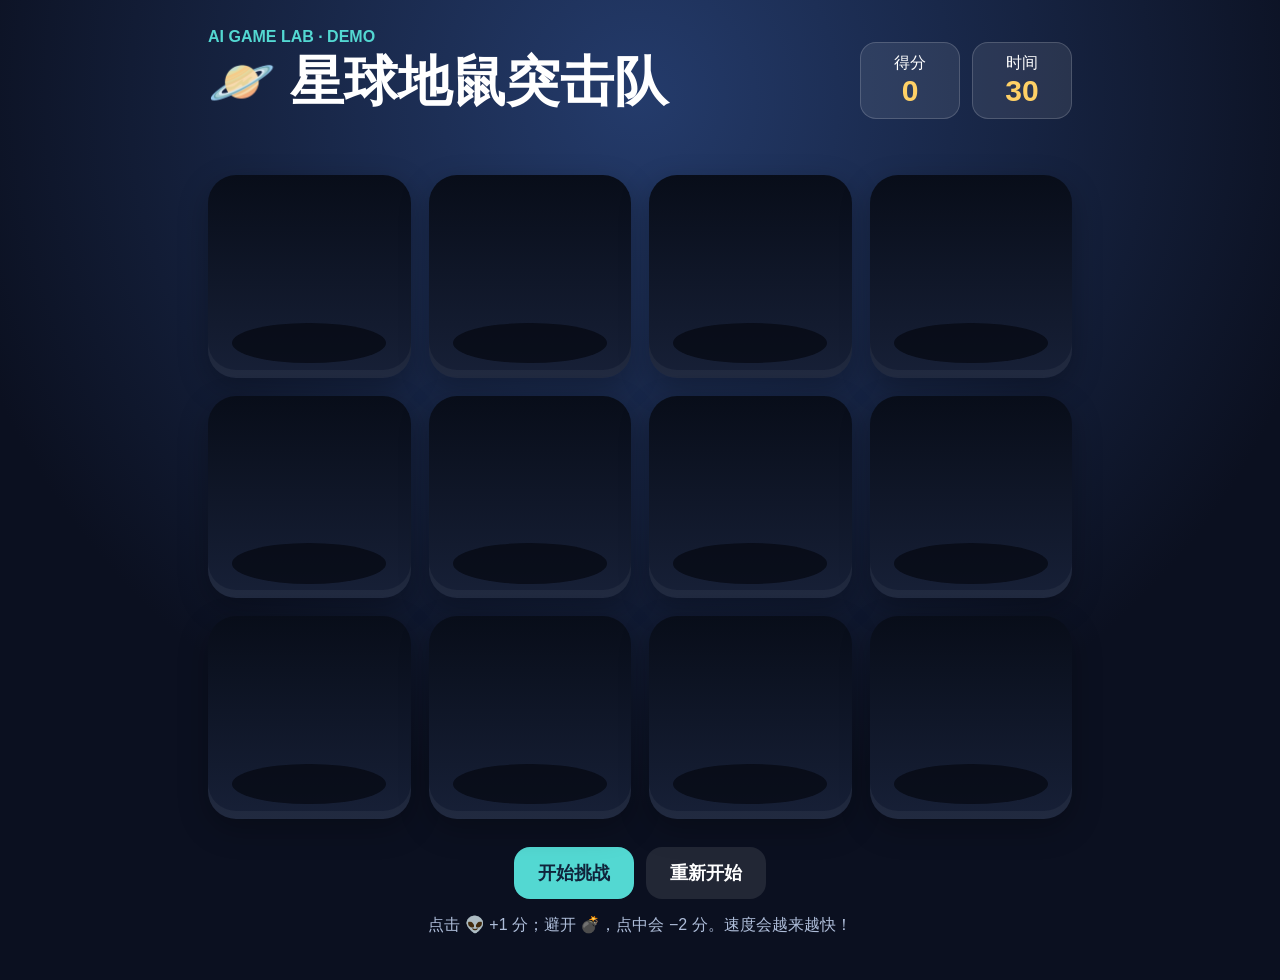
<file: game.html>
<!doctype html>
<html lang="zh-CN"><head><meta charset="utf-8"><meta name="viewport" content="width=device-width,initial-scale=1"><title>星球地鼠突击队</title><style>
*{box-sizing:border-box}body{margin:0;min-height:100vh;display:grid;place-items:center;background:radial-gradient(circle at 50% 10%,#243b6b,#0b1020 65%);color:#fff;font-family:"PingFang SC","Microsoft YaHei",sans-serif;user-select:none}.game{width:min(920px,94vw);padding:28px}.top{display:flex;justify-content:space-between;align-items:end;gap:20px}.top h1{margin:0;font-size:clamp(28px,5vw,54px)}.stats{display:flex;gap:12px}.pill{background:#ffffff16;border:1px solid #ffffff2b;border-radius:16px;padding:10px 16px;min-width:100px;text-align:center}.pill b{display:block;font-size:30px;color:#ffd166}.board{display:grid;grid-template-columns:repeat(4,1fr);gap:18px;margin:28px 0}.hole{aspect-ratio:1;border:0;border-radius:28px;background:linear-gradient(#080d19,#172037);position:relative;overflow:hidden;cursor:pointer;box-shadow:inset 0 -8px 0 #ffffff0b,0 10px 30px #0004}.hole:after{content:"";position:absolute;left:12%;right:12%;bottom:7%;height:20%;border-radius:50%;background:#02040a99}.mole{position:absolute;inset:12%;display:grid;place-items:center;border-radius:50% 50% 45% 45%;font-size:clamp(40px,7vw,78px);transform:translateY(130%);transition:.13s cubic-bezier(.2,.8,.2,1);background:linear-gradient(145deg,#ffd166,#ff8e4f);box-shadow:0 8px 0 #a95134}.up .mole{transform:translateY(0)}.bad .mole{background:linear-gradient(145deg,#ff6b6b,#b42d61);box-shadow:0 8px 0 #681840}.hit .mole{transform:scale(.82);filter:brightness(1.5)}.controls{display:flex;justify-content:center;gap:12px}.controls button{border:0;border-radius:16px;padding:14px 24px;font-weight:900;font-size:18px;cursor:pointer}.start{background:#53d8d2;color:#10243b}.reset{background:#ffffff18;color:#fff}.tip{text-align:center;color:#aebdd9}.toast{height:28px;text-align:center;font-size:20px;font-weight:900;color:#ffd166}@media(max-width:650px){.board{grid-template-columns:repeat(3,1fr);gap:10px}.game{padding:16px}.top{align-items:start}.stats{gap:6px}.pill{min-width:76px;padding:8px}.pill b{font-size:24px}}
</style></head><body><main class="game"><header class="top"><div><div style="color:#53d8d2;font-weight:900">AI GAME LAB · DEMO</div><h1>🪐 星球地鼠突击队</h1></div><div class="stats"><div class="pill">得分<b id="score">0</b></div><div class="pill">时间<b id="time">30</b></div></div></header><div class="toast" id="toast"></div><section class="board" id="board"></section><div class="controls"><button class="start" id="start">开始挑战</button><button class="reset" id="reset">重新开始</button></div><p class="tip">点击 👽 +1 分；避开 💣，点中会 −2 分。速度会越来越快！</p></main><script>
const board=document.querySelector('#board'),scoreEl=document.querySelector('#score'),timeEl=document.querySelector('#time'),toast=document.querySelector('#toast');let score=0,time=30,running=false,last=-1,spawnTimer,countTimer;for(let i=0;i<12;i++){const h=document.createElement('button');h.className='hole';h.innerHTML='<span class="mole">👽</span>';h.onclick=()=>hit(h);board.append(h)}const holes=[...document.querySelectorAll('.hole')];function pop(){holes.forEach(h=>h.className='hole');if(!running)return;let i;do{i=Math.floor(Math.random()*holes.length)}while(i===last);last=i;const bad=Math.random()<.18,h=holes[i];h.classList.add('up');if(bad){h.classList.add('bad');h.querySelector('.mole').textContent='💣'}else h.querySelector('.mole').textContent='👽';const speed=Math.max(330,780-(30-time)*14);spawnTimer=setTimeout(pop,speed)}function hit(h){if(!running||!h.classList.contains('up')||h.classList.contains('hit'))return;const bad=h.classList.contains('bad');score+=bad?-2:1;score=Math.max(0,score);scoreEl.textContent=score;toast.textContent=bad?'💥 糟糕，−2！':'⚡ 命中，+1！';h.classList.add('hit');setTimeout(()=>toast.textContent='',350)}function begin(){clearTimeout(spawnTimer);clearInterval(countTimer);score=0;time=30;running=true;scoreEl.textContent=0;timeEl.textContent=30;start.textContent='进行中…';start.disabled=true;pop();countTimer=setInterval(()=>{time--;timeEl.textContent=time;if(time<=0)end()},1000)}function end(){running=false;clearTimeout(spawnTimer);clearInterval(countTimer);holes.forEach(h=>h.className='hole');toast.textContent=`挑战结束！你得到 ${score} 分`;start.textContent='再玩一次';start.disabled=false}start.onclick=begin;reset.onclick=begin;
</script></body></html>
</file>
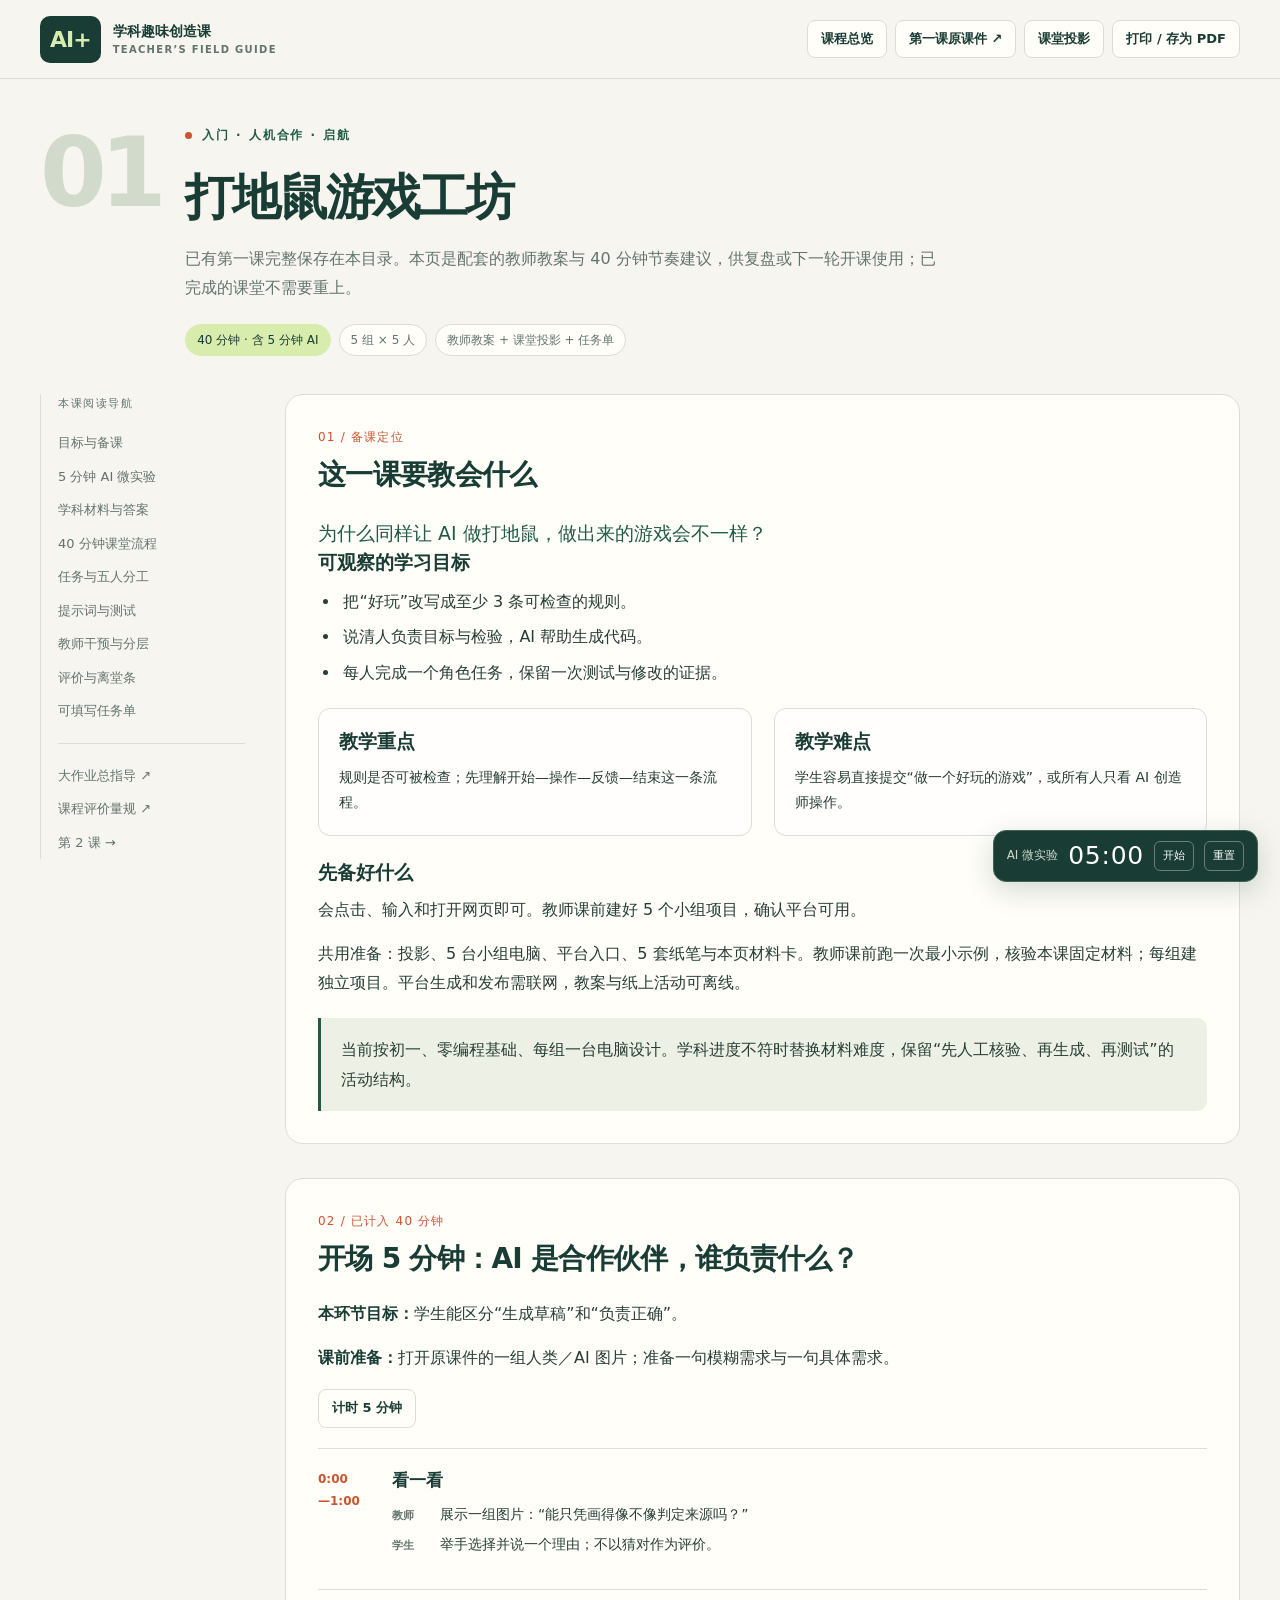
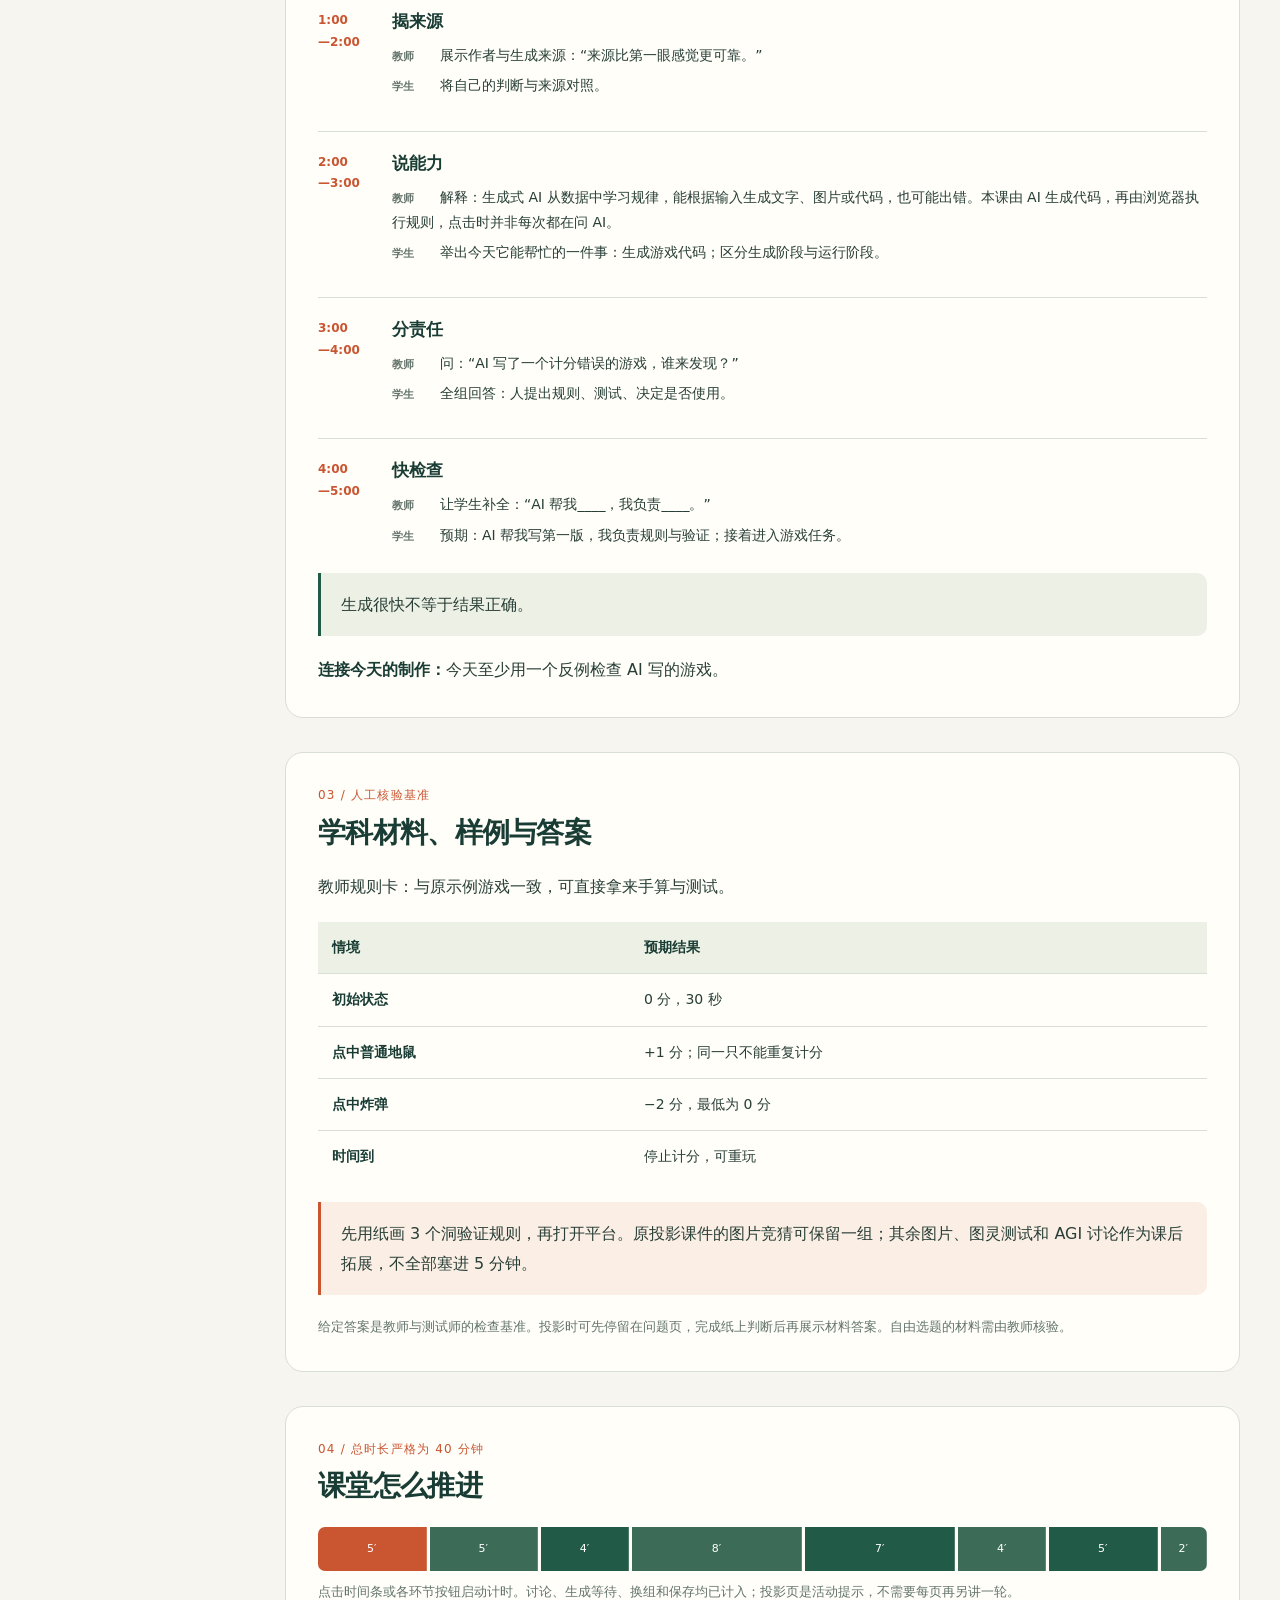
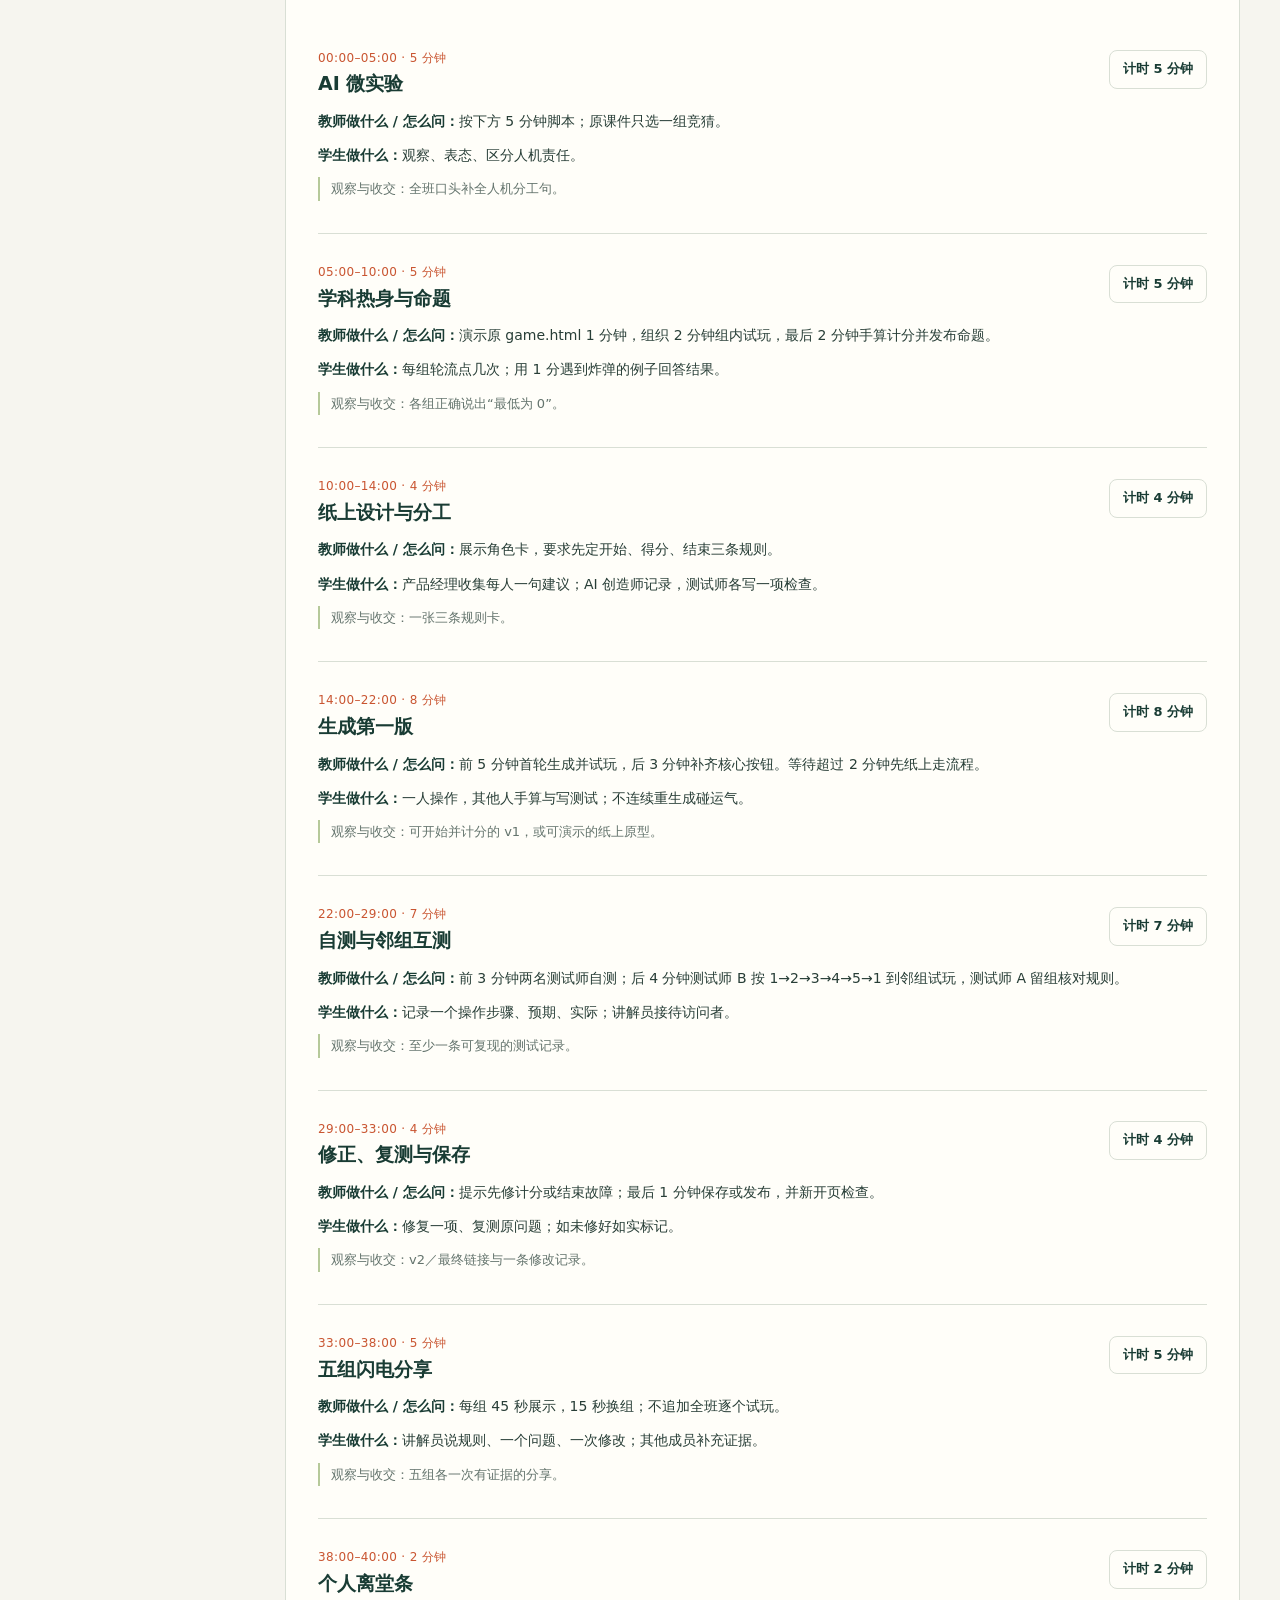
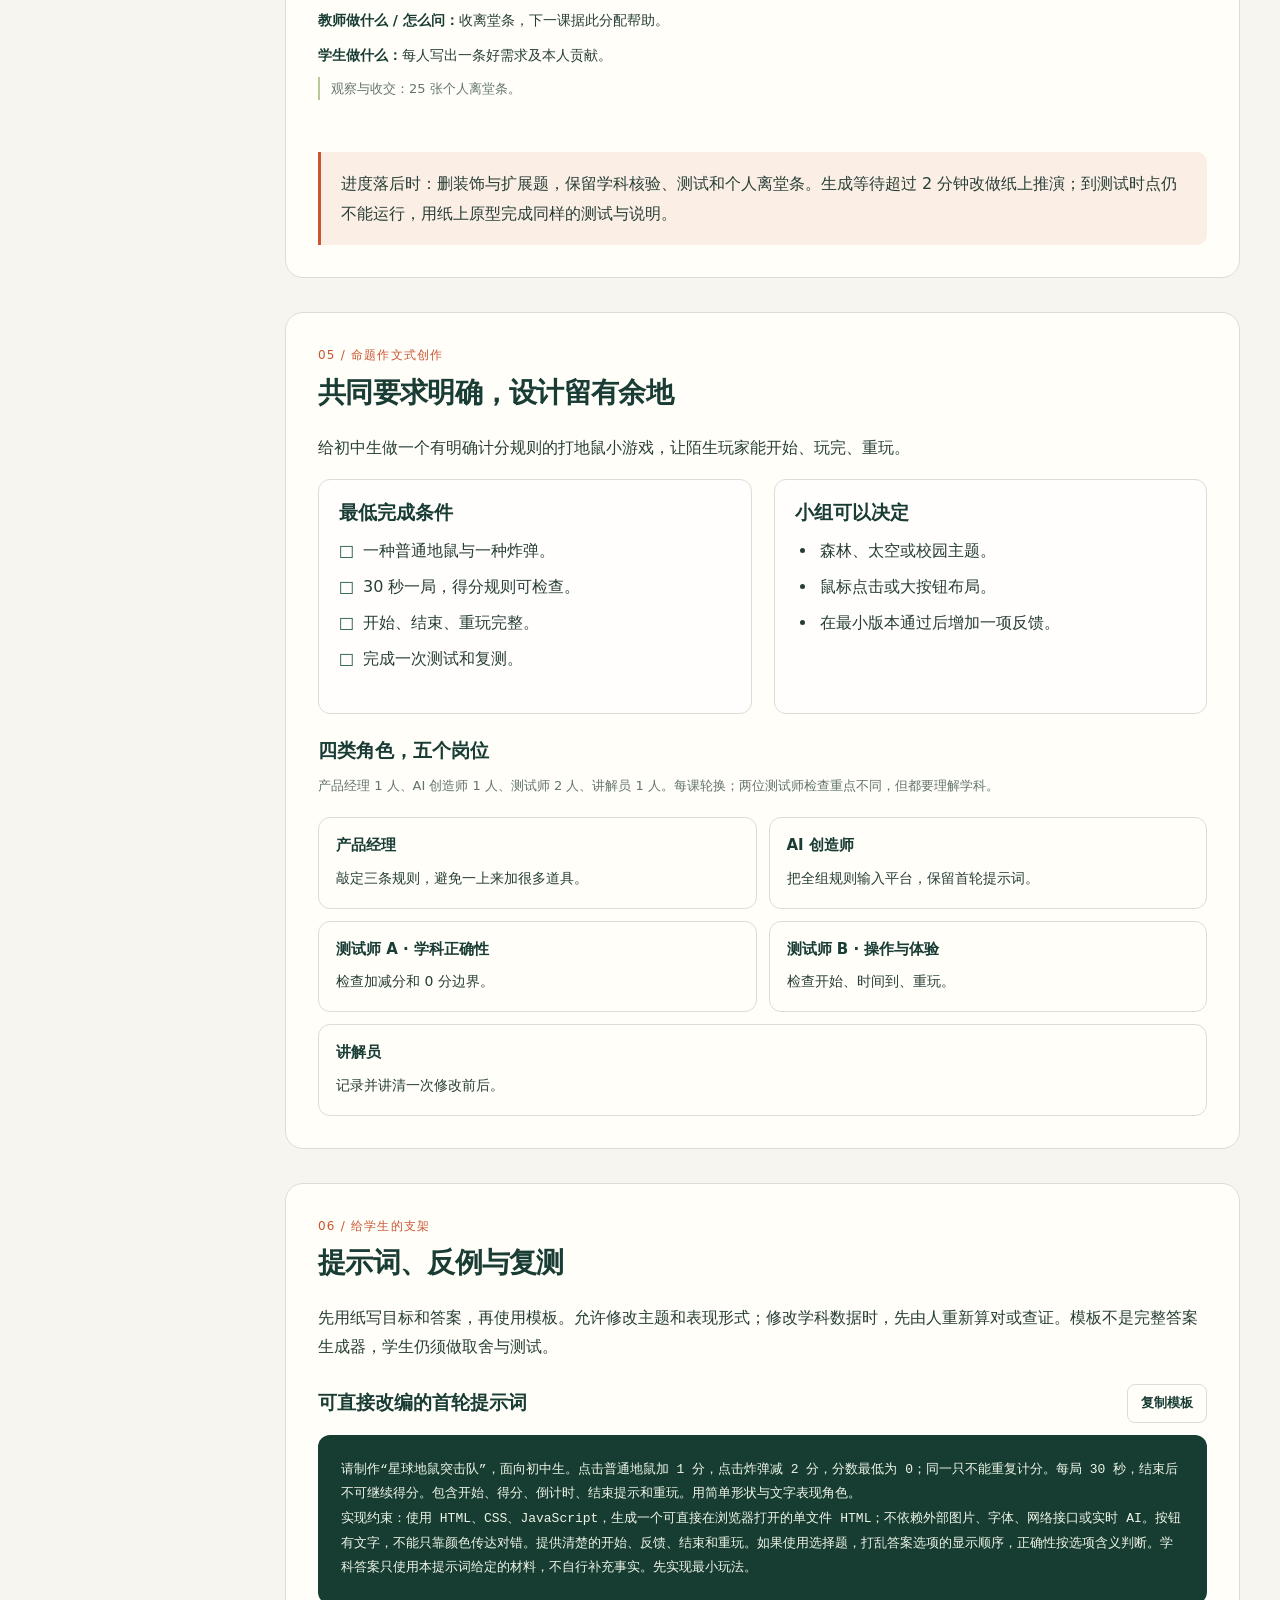
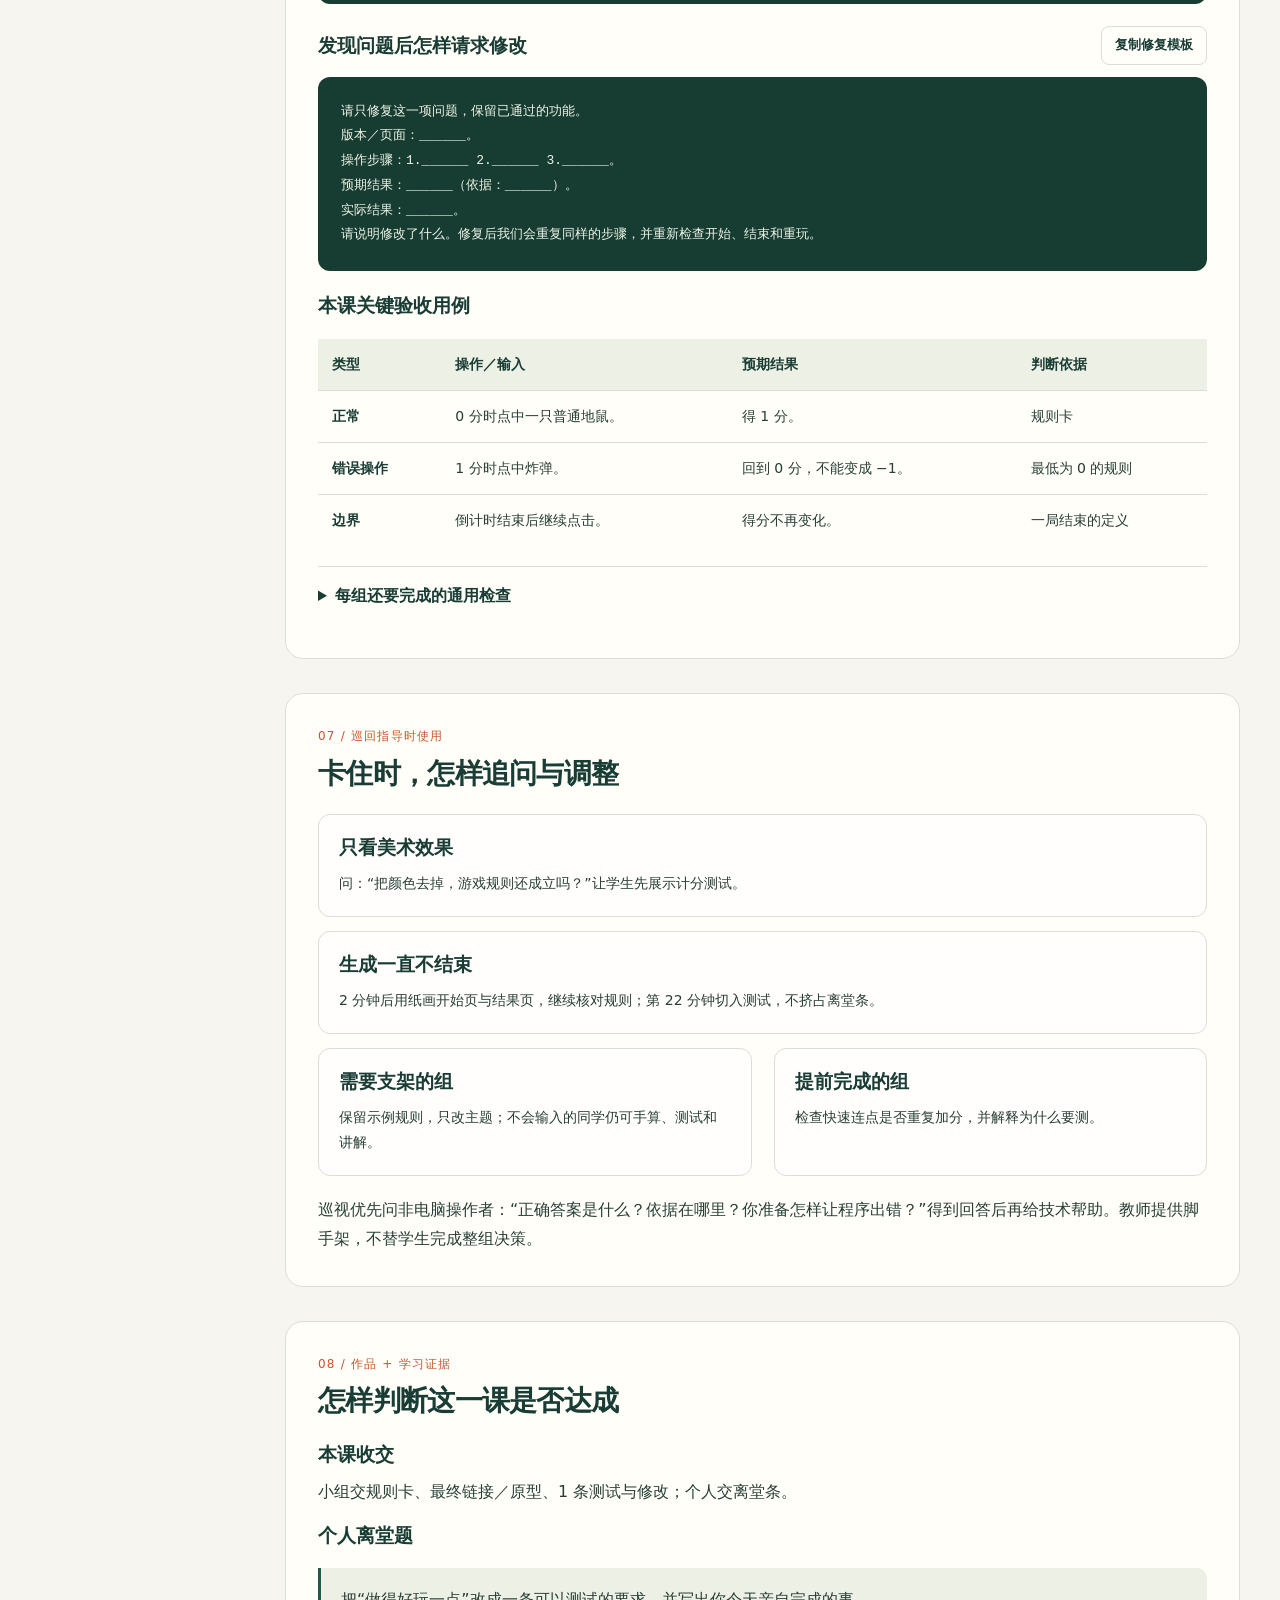
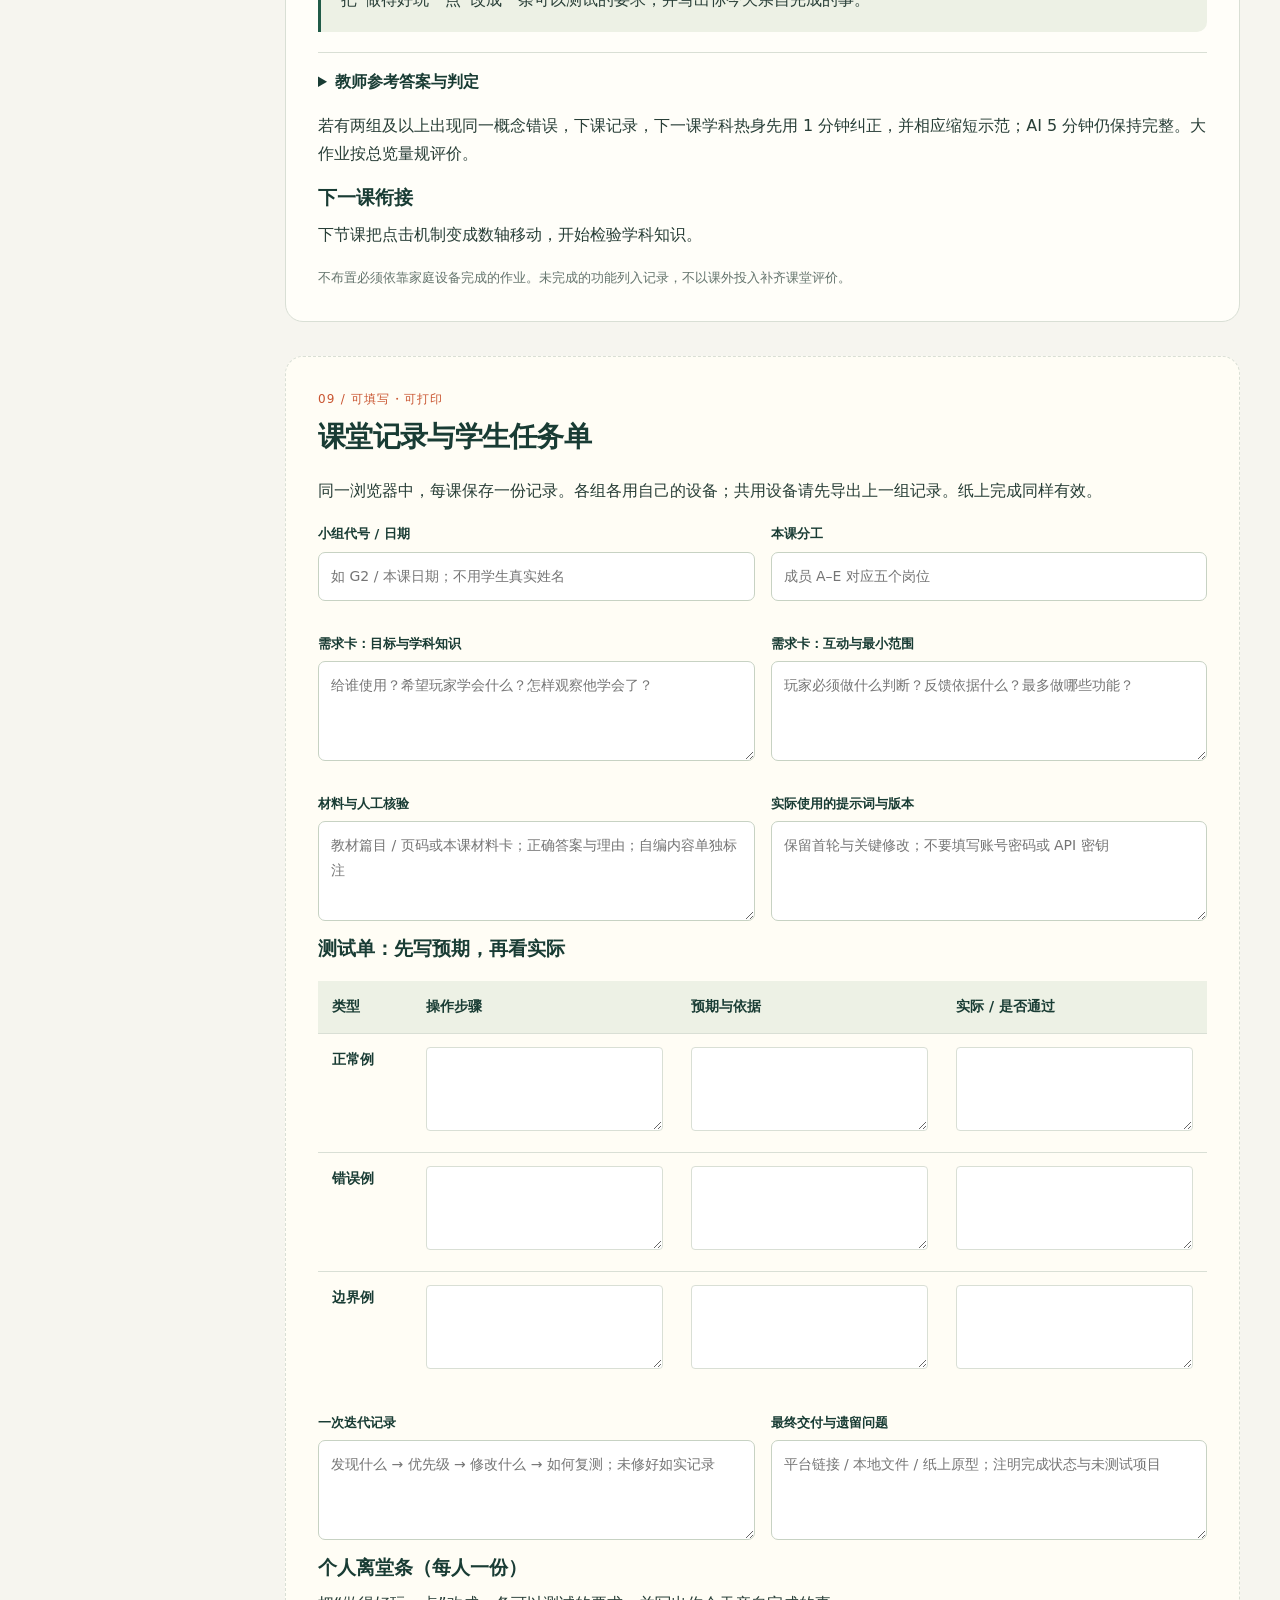
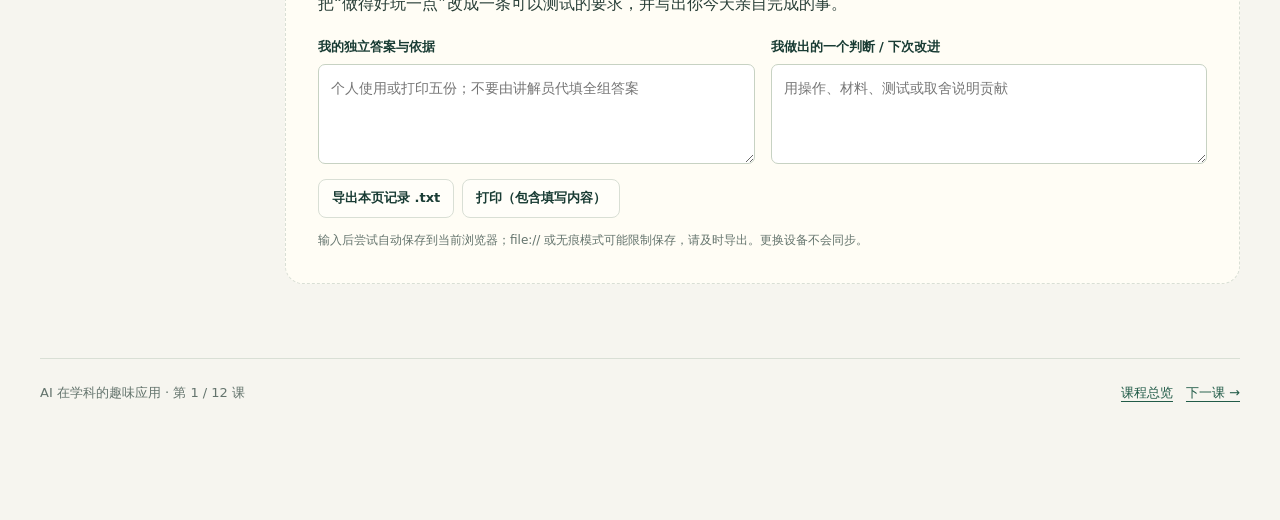
<file: lesson1/teacher.html>
<!doctype html>
<html lang="zh-CN"><head><meta charset="utf-8"><meta name="viewport" content="width=device-width,initial-scale=1"><meta name="color-scheme" content="light"><meta name="description" content="初中生 AI 在学科的趣味应用：12 节、每节 40 分钟的教师教案、学生活动与项目指导。"><title>第 1 课 · 打地鼠游戏工坊｜教师教案</title><style>:root{--paper:#f6f5ef;--card:#fffef9;--ink:#193c34;--text:#283e37;--muted:#64746d;--line:#d9dfd5;--green:#215b48;--lime:#d8ecae;--orange:#c95531;--soft:#edf1e5;--blue:#375c8c;--radius:18px;--shadow:0 12px 38px #183b3210}
*{box-sizing:border-box}html{scroll-behavior:smooth;scroll-padding-top:100px}body{margin:0;background:var(--paper);color:var(--text);font-family:"PingFang SC","Microsoft YaHei",system-ui,sans-serif;font-size:16px;line-height:1.8}button,input,textarea,select{font:inherit}button,a,input,textarea,select{-webkit-tap-highlight-color:transparent}a{color:var(--green);text-underline-offset:4px}a:hover{color:var(--orange)}button{cursor:pointer}button:disabled{cursor:default;opacity:.45}button:focus-visible,a:focus-visible,input:focus-visible,textarea:focus-visible,select:focus-visible,summary:focus-visible{outline:3px solid var(--orange);outline-offset:4px}h1,h2,h3,p{margin-top:0}h1,h2,h3{color:var(--ink);line-height:1.35}h1{font-size:clamp(34px,4.4vw,60px);letter-spacing:-.045em;margin-bottom:22px}h2{font-size:28px;letter-spacing:-.025em;margin-bottom:22px}h3{font-size:19px;margin-bottom:10px}p{margin-bottom:16px}ul,ol{padding-left:1.4em;margin:12px 0 20px}li{padding-left:3px;margin:7px 0}small,.small{font-size:13px;color:var(--muted)}strong{color:var(--ink)}[hidden]{display:none!important}.skip{position:fixed;left:16px;top:-100px;z-index:100;background:#fff;padding:8px 14px}.skip:focus{top:12px}.wrap{width:min(1260px,calc(100% - 80px));margin:auto}.topbar{position:sticky;top:0;z-index:40;background:#f6f5eff5;border-bottom:1px solid var(--line);backdrop-filter:blur(12px)}.topbar-inner{display:flex;align-items:center;justify-content:space-between;gap:16px;min-height:78px}.brand{display:flex;align-items:center;gap:12px;text-decoration:none;color:var(--ink);font-size:14px;font-weight:750;line-height:1.5}.brand-mark{background:var(--ink);color:var(--lime);border-radius:10px;padding:7px 10px;letter-spacing:-1px;font-weight:900;font-size:22px}.brand small{display:block;font-size:10px;letter-spacing:.13em;font-weight:600}.actions{display:flex;gap:8px;align-items:center;flex-wrap:wrap}.btn{display:inline-flex;align-items:center;justify-content:center;gap:6px;border:1px solid var(--line);border-radius:8px;background:var(--card);color:var(--ink);padding:8px 13px;text-decoration:none;font-size:13px;font-weight:650;line-height:1.6}.btn:hover{background:var(--soft);color:var(--ink)}.btn.primary{background:var(--green);border-color:var(--green);color:#fff}.btn.dark{background:var(--ink);border-color:var(--ink);color:var(--lime)}.eyebrow{display:flex;align-items:center;gap:10px;text-transform:uppercase;font-size:12px;letter-spacing:.16em;font-weight:750;color:var(--green);margin-bottom:18px}.eyebrow:before{content:"";width:7px;height:7px;background:var(--orange);border-radius:50%}.hero{padding:68px 0 52px}.home-hero{display:grid;grid-template-columns:1.3fr .7fr;gap:60px;align-items:center}.hero .lead{max-width:760px;color:var(--muted);font-size:18px}.hero em{color:var(--orange);font-style:normal}.hero-art{background:var(--ink);color:var(--lime);border-radius:24px;padding:34px;position:relative;overflow:hidden;min-height:320px}.hero-art .art-label{font-size:12px;letter-spacing:.2em;color:#cad9cc}.hero-art .big{font-size:96px;line-height:1.1;font-weight:800;letter-spacing:-.065em;margin:24px 0 14px}.hero-art .big span{font-size:23px;letter-spacing:0;font-weight:500}.hero-art p{font-size:14px;color:#dce4d6}.blocks{display:grid;grid-template-columns:repeat(12,1fr);gap:5px;margin-top:30px}.blocks i{height:32px;background:#77a48b;border-radius:3px}.blocks i:first-child{background:#e3936d}.blocks i:nth-last-child(-n+4){background:var(--lime)}.pill-row{display:flex;flex-wrap:wrap;gap:8px;margin:22px 0 0}.pill{font-size:12px;line-height:1.5;border:1px solid var(--line);border-radius:99px;padding:6px 11px;color:var(--muted);background:var(--card)}.pill.fill{background:var(--lime);color:var(--ink);border-color:var(--lime)}.metric-row{display:grid;grid-template-columns:repeat(4,1fr);gap:1px;background:var(--line);border:1px solid var(--line);border-radius:14px;overflow:hidden;margin-bottom:50px}.metric{padding:20px 24px;background:var(--card);font-size:13px;color:var(--muted)}.metric strong{display:block;font-size:27px;line-height:1.5}.section-heading{display:flex;align-items:baseline;justify-content:space-between;gap:20px}.section-kicker{color:var(--orange);font-size:12px;font-weight:800;letter-spacing:.16em;margin-bottom:6px}.course-grid{display:grid;grid-template-columns:repeat(3,1fr);gap:16px;margin:24px 0 46px}.course-card{display:flex;flex-direction:column;position:relative;text-decoration:none;border:1px solid var(--line);background:var(--card);border-radius:var(--radius);padding:23px;transition:transform .18s,box-shadow .18s;min-height:249px}.course-card:hover{transform:translateY(-3px);box-shadow:var(--shadow)}.course-card.project{background:#eef3e6}.course-card-top{display:flex;justify-content:space-between;align-items:center;margin-bottom:22px}.course-num{font-size:31px;color:var(--green);line-height:1;font-weight:750;letter-spacing:-.05em}.course-card .subject{font-size:11px;color:var(--muted)}.course-card h3{font-size:20px;margin-bottom:9px}.course-card p{font-size:14px;line-height:1.7;color:var(--muted);margin-bottom:18px}.course-card .card-foot{margin-top:auto;border-top:1px solid var(--line);padding-top:11px;display:flex;justify-content:space-between;gap:8px;font-size:11px;color:var(--green)}.content-section{margin:0 0 34px;padding:32px;background:var(--card);border:1px solid var(--line);border-radius:var(--radius);break-inside:auto}.content-section> :last-child{margin-bottom:0}.content-section.tinted{background:var(--soft)}.section-num{font-size:12px;letter-spacing:.1em;color:var(--orange);display:block;margin-bottom:7px}.callout{padding:17px 20px;background:var(--soft);border-left:3px solid var(--green);border-radius:0 10px 10px 0;margin:20px 0;line-height:1.85}.callout.warn{background:#fbefe5;border-color:var(--orange)}.callout p:last-child{margin:0}.two-col{display:grid;grid-template-columns:1fr 1fr;gap:22px}.three-col{display:grid;grid-template-columns:repeat(3,1fr);gap:16px}.inset{border:1px solid var(--line);border-radius:12px;padding:20px;background:#ffffff80}.inset p{font-size:14px}.inset p:last-child{margin:0}.teacher-shell{display:grid;grid-template-columns:205px minmax(0,1fr);gap:40px;align-items:start;padding-bottom:40px}.side-nav{position:sticky;top:100px;border-left:1px solid var(--line);padding-left:17px;font-size:13px}.side-nav p{font-size:11px;letter-spacing:.14em;color:var(--muted);margin-bottom:12px}.side-nav a{display:block;text-decoration:none;padding:7px 0;color:var(--muted);line-height:1.5}.side-nav a:hover{color:var(--green)}.side-nav hr{border:0;border-top:1px solid var(--line);margin:15px 0}.lesson-title{display:flex;gap:25px;align-items:flex-start}.lesson-number{font-size:96px;line-height:1;color:#d2dacb;letter-spacing:-.07em;font-weight:800;flex-shrink:0}.lesson-hero{padding:46px 0 38px}.lesson-hero h1{font-size:clamp(32px,3.9vw,49px);margin-bottom:14px}.lesson-hero .lead{font-size:16px}.question-line{font-size:19px;color:var(--green);margin:14px 0 0}.table-wrap{overflow-x:auto;margin:20px 0}table{border-collapse:collapse;width:100%;font-size:14px;line-height:1.8;text-align:left}th,td{padding:13px 14px;vertical-align:top;border-bottom:1px solid var(--line)}th{background:var(--soft);color:var(--ink);font-weight:650;white-space:nowrap}td:first-child{font-weight:600;color:var(--ink)}tbody tr:last-child td{border-bottom:0}caption{text-align:left;font-size:12px;color:var(--muted);padding-bottom:10px}td p:last-child{margin:0}.material-table{min-width:520px}.agenda{display:flex;gap:3px;overflow:hidden;border-radius:7px;margin:20px 0 9px;min-height:44px}.agenda button{min-width:0;flex-basis:0;background:var(--green);color:#fff;border:0;border-right:1px solid #ffffff30;font-size:11px;padding:8px 2px;line-height:1.35}.agenda button:first-child{background:var(--orange)}.agenda button:nth-child(even){background:#3c6b57}.agenda button:hover{filter:brightness(1.12)}.step-list{list-style:none;counter-reset:micro;padding:0;margin:20px 0}.micro{display:grid;grid-template-columns:56px minmax(0,1fr);gap:18px;border-top:1px solid var(--line);padding:20px 0}.micro:last-child{padding-bottom:0}.minute{font-size:12px;color:var(--orange);font-weight:800;white-space:nowrap}.micro h3{font-size:17px}.micro p{font-size:14px;margin:5px 0}.micro p span{font-size:11px;color:var(--muted);display:inline-block;min-width:48px;font-weight:700}.plan-step{padding:23px 0;border-top:1px solid var(--line)}.plan-step:first-of-type{border-top:0}.plan-top{display:flex;justify-content:space-between;align-items:center;gap:12px;margin-bottom:12px}.plan-top h3{margin:0}.plan-top .time{color:var(--orange);font-size:12px;letter-spacing:.03em}.plan-step p{font-size:14px;margin-bottom:9px}.evidence-line{font-size:13px!important;border-left:2px solid #b6c99a;padding-left:11px;color:var(--muted)}.role-list{display:grid;grid-template-columns:1fr 1fr;gap:12px;margin-top:20px}.role-item{border:1px solid var(--line);border-radius:12px;padding:17px}.role-item:last-child{grid-column:1 / -1}.role-item h3{font-size:15px}.role-item p{font-size:14px;margin:0}.copy-head{display:flex;align-items:center;justify-content:space-between;gap:10px;margin:22px 0 10px}.copy-head h3{margin:0}pre{white-space:pre-wrap;overflow-wrap:anywhere;background:#173d33;color:#eef4e7;border-radius:12px;padding:23px;font-size:13px;line-height:1.9;font-family:"SFMono-Regular",Consolas,"PingFang SC",monospace;margin:12px 0 22px}summary{cursor:pointer;font-weight:650;color:var(--ink);padding:12px 0}details{border-top:1px solid var(--line);padding:3px 0}details p{font-size:14px}.answer{background:var(--soft);padding:16px;border-radius:10px;font-size:14px}.worksheet{background:#fffdf5;border-style:dashed}.field-grid{display:grid;grid-template-columns:1fr 1fr;gap:16px}.field{display:block;font-size:13px;font-weight:600;color:var(--ink);margin-bottom:15px}.field input,.field textarea{display:block;width:100%;border:1px solid #c7d2c3;background:#fff;border-radius:7px;padding:11px 12px;margin-top:6px;color:var(--text);font-weight:400;font-size:14px;resize:vertical}.field textarea{min-height:98px}.field.full{grid-column:1 / -1}.worksheet .table-wrap table{min-width:670px}.worksheet table textarea{width:100%;min-height:76px;resize:vertical;border:1px solid var(--line);border-radius:4px;font-size:13px;padding:6px}.storage-note{font-size:12px;color:var(--muted);margin:12px 0}.page-footer{display:flex;justify-content:space-between;align-items:center;gap:20px;border-top:1px solid var(--line);padding:22px 0 115px;font-size:13px;color:var(--muted)}.timer-widget{position:fixed;right:22px;bottom:18px;z-index:50;background:var(--ink);color:#fff;border:1px solid #436356;border-radius:13px;box-shadow:0 8px 28px #14382e30;padding:10px 13px;display:flex;align-items:center;gap:10px;font-size:12px}.timer-widget .timer-title{max-width:120px;white-space:nowrap;overflow:hidden;text-overflow:ellipsis;color:#cbd6c8}.timer-widget output{font-size:25px;line-height:1.2;font-variant-numeric:tabular-nums;letter-spacing:.03em}.timer-widget button{border:1px solid #668073;background:transparent;border-radius:6px;color:#fff;padding:4px 8px;font-size:11px}.timer-widget.done{background:#93401f}.toast{position:fixed;bottom:95px;left:50%;transform:translateX(-50%);z-index:80;background:var(--ink);color:#fff;border-radius:8px;padding:10px 17px;font-size:13px;max-width:90vw;text-align:center}.project-map{display:grid;grid-template-columns:repeat(4,1fr);gap:12px;margin:22px 0}.project-map article{border-top:3px solid var(--green);padding:18px;background:var(--soft);border-radius:0 0 10px 10px}.project-map .num{font-size:12px;color:var(--orange);font-weight:750}.project-map h3{margin:6px 0 10px}.project-map p{font-size:13px;margin:0}.checklist{list-style:none;padding:0}.checklist li{position:relative;padding-left:24px}.checklist li:before{content:"□";position:absolute;left:0;color:var(--green)}.settings-row{display:flex;gap:12px;align-items:end}.settings-row .field{flex:1;margin:0}.projector{display:none}.presentation .teacher-shell,.presentation .lesson-hero,.presentation .page-footer{display:none}.presentation .projector{display:block}.presentation .topbar .brand small{display:none}.presentation .topbar-inner{min-height:65px}.presentation .projector{width:min(1200px,calc(100% - 72px));margin:auto;padding:38px 0 110px}.project-slide{display:none;min-height:calc(100vh - 215px)}.project-slide.active{display:flex;flex-direction:column;justify-content:center}.project-slide h2{font-size:clamp(32px,4vw,58px);line-height:1.2}.project-slide p,.project-slide li{font-size:clamp(19px,2vw,28px);line-height:1.7}.project-slide .eyebrow{font-size:14px}.project-slide table{font-size:clamp(14px,1.45vw,21px)}.project-slide .callout{font-size:20px}.project-slide .ai-project-steps{display:grid;grid-template-columns:repeat(5,1fr);gap:12px}.ai-project-steps article{border-top:3px solid var(--green);padding:18px;background:var(--card);border-radius:0 0 12px 12px}.project-slide .ai-project-steps h3{font-size:20px}.project-slide .ai-project-steps p{font-size:16px}.project-controls{position:fixed;left:22px;bottom:18px;background:var(--card);border:1px solid var(--line);border-radius:12px;padding:10px;display:flex;gap:14px;align-items:center;z-index:45;font-size:13px}.project-controls button{border:0;background:var(--soft);color:var(--green);width:35px;height:32px;border-radius:6px}.print-value{display:none;white-space:pre-wrap;overflow-wrap:anywhere}.noscript{margin:20px;padding:20px;background:#fff3d7}.overview-nav{display:flex;flex-wrap:wrap;gap:14px;margin-top:26px;font-size:13px}.overview-nav a{text-decoration:none;border-bottom:1px solid var(--line);padding-bottom:3px}.legend{display:flex;gap:15px;font-size:12px;color:var(--muted)}.legend span:before{content:"";display:inline-block;width:8px;height:8px;background:#77a48b;margin-right:6px;border-radius:2px}.legend span:first-child:before{background:#e3936d}.legend span:last-child:before{background:#c2d899}
@media(max-width:1050px){.wrap{width:calc(100% - 44px)}.home-hero{gap:28px}.teacher-shell{grid-template-columns:160px minmax(0,1fr);gap:24px}.content-section{padding:25px}.course-grid{grid-template-columns:repeat(2,1fr)}.project-map{grid-template-columns:repeat(2,1fr)}.three-col{grid-template-columns:1fr}.project-slide .ai-project-steps{grid-template-columns:repeat(3,1fr)}}
@media(max-width:720px){html{scroll-padding-top:132px}.wrap{width:calc(100% - 32px)}.topbar-inner{align-items:flex-start;flex-direction:column;gap:9px;padding:12px 0}.actions{gap:6px}.btn{padding:6px 9px;font-size:12px}.hero{padding:36px 0 30px}.home-hero{grid-template-columns:1fr;gap:26px}.hero-art{min-height:0;padding:24px}.hero-art .big{font-size:68px;margin:12px 0}.hero-art p{margin:0}.blocks{margin-top:18px}.metric-row{grid-template-columns:1fr 1fr;margin-bottom:30px}.metric{padding:15px}.course-grid{grid-template-columns:1fr;gap:12px}.course-card{min-height:0;padding:20px}.course-card-top{margin-bottom:13px}.teacher-shell{display:block}.side-nav{position:static;display:flex;flex-wrap:wrap;gap:6px 16px;padding:0 0 22px;border:0}.side-nav p,.side-nav hr{display:none}.side-nav a{font-size:12px;padding:2px 0}.lesson-title{gap:12px}.lesson-number{font-size:62px}.lesson-hero h1{font-size:31px}.content-section{padding:21px;margin-bottom:20px}.two-col,.role-list,.field-grid{grid-template-columns:1fr}.role-item:last-child,.field.full{grid-column:auto}.project-map{grid-template-columns:1fr 1fr}.project-map article{padding:12px}.project-map h3{font-size:16px}.section-heading{display:block}.section-heading .legend{margin-bottom:10px}h2{font-size:24px}.micro{grid-template-columns:44px 1fr;gap:10px}.plan-top{align-items:flex-start}.timer-widget{bottom:10px;right:10px;gap:7px;padding:8px 10px}.timer-widget .timer-title{max-width:75px}.timer-widget output{font-size:21px}.page-footer{padding-bottom:95px;flex-wrap:wrap}.settings-row{align-items:stretch;flex-direction:column}.presentation .projector{width:calc(100% - 32px);padding-top:24px;padding-bottom:150px}.project-slide .ai-project-steps{grid-template-columns:1fr}.project-slide h2{font-size:33px}.project-controls{bottom:67px;left:10px}.project-slide.active{min-height:0}.project-slide p,.project-slide li{font-size:19px}.project-slide table{font-size:14px}.agenda{min-height:40px}.agenda button{font-size:9px}}
@media(prefers-reduced-motion:reduce){html{scroll-behavior:auto}*{transition:none!important}}
.hero-art .big{font-size:clamp(36px,4.5vw,64px);white-space:nowrap}
@media(max-width:720px){.hero-art .big{font-size:clamp(34px,8vw,60px)}}
@media print{@page{size:A4;margin:14mm}html{scroll-behavior:auto}body{background:#fff;color:#111;font-size:10pt;line-height:1.65}.wrap{width:100%}.topbar,.side-nav,.actions,.timer-widget,.toast,.projector,.skip,.copy-head button,.no-print,.overview-nav{display:none!important}.teacher-shell,.presentation .teacher-shell{display:block!important}.lesson-hero,.presentation .lesson-hero{display:block!important;padding:0 0 16px}.lesson-number{font-size:54px}.lesson-hero h1,h1{font-size:26pt}.hero{padding:0 0 20px}.home-hero{display:block}.hero-art{display:none}h2{font-size:17pt}h3{font-size:12pt}p,li,.micro p,.plan-step p,.inset p,table,.small{font-size:10pt!important}.content-section{box-shadow:none;background:#fff!important;border:1px solid #bbb;padding:15px;margin:0 0 17px;border-radius:0}.content-section h2{break-after:avoid}.callout{background:#f5f5f5}.plan-step,.micro,.role-item,.inset,.project-map article,tr{break-inside:avoid}.table-wrap{overflow:visible}.material-table,.worksheet .table-wrap table{min-width:0}th,td{padding:7px 8px;border-bottom:1px solid #ccc}thead{display:table-header-group}a{color:#111;text-decoration:none}.course-grid{grid-template-columns:1fr 1fr;gap:10px}.course-card{min-height:0;padding:14px;break-inside:avoid;box-shadow:none}.course-card h3{font-size:12pt}.course-card-top{margin-bottom:8px}.course-card .card-foot{font-size:8pt}.page-footer{display:none}.hero .lead{font-size:11pt}.pill{font-size:9pt}.metric-row{margin-bottom:20px}.metric strong{font-size:19pt}.role-list,.two-col{gap:10px}.agenda{display:none}.worksheet input,.worksheet textarea{display:none!important}.print-value{display:block;min-height:32px;padding:7px;border:1px solid #bbb;font-size:10pt;line-height:1.6}.worksheet .field{break-inside:avoid}.worksheet{break-before:page}.field-grid{gap:10px}.worksheet .table-wrap{break-inside:auto}pre{background:#f4f4f4;color:#111;border:1px solid #ccc;border-radius:0;font-size:9pt;padding:12px;white-space:pre-wrap;break-inside:auto}details{display:block}details>*{display:block!important}summary{list-style:none}.project-map{gap:8px}.project-map article{border-top:2px solid #444}.storage-note{font-size:8pt!important}.print-only{display:block!important}}
</style></head>
<body data-lesson="1"><a class="skip" href="#main-content">跳到主要内容</a><header class="topbar"><div class="wrap topbar-inner"><a class="brand" href="../index.html"><span class="brand-mark">AI+</span><span>学科趣味创造课<small>TEACHER’S FIELD GUIDE</small></span></a><div class="actions"><a class="btn" href="../index.html">课程总览</a><a class="btn" href="index.html">第一课原课件 ↗</a><button class="btn" type="button" id="mode-toggle" aria-pressed="false">课堂投影</button><button class="btn" type="button" data-print>打印 / 存为 PDF</button></div></div></header>
<noscript><div class="noscript">完整教案仍可阅读。投影、计时与本地保存需要启用 JavaScript；也可直接使用浏览器打印。</div></noscript>
<main class="wrap" id="main-content"><header class="hero lesson-hero"><div class="lesson-title"><div class="lesson-number">01</div><div><div class="eyebrow">入门 · 人机合作 · 启航</div><h1>打地鼠游戏工坊</h1><p class="lead">已有第一课完整保存在本目录。本页是配套的教师教案与 40 分钟节奏建议，供复盘或下一轮开课使用；已完成的课堂不需要重上。</p><div class="pill-row"><span class="pill fill">40 分钟 · 含 5 分钟 AI</span><span class="pill">5 组 × 5 人</span><span class="pill">教师教案 + 课堂投影 + 任务单</span></div></div></div></header><div class="teacher-shell"><nav class="side-nav" aria-label="本课导航"><p>本课阅读导航</p><a href="#overview">目标与备课</a><a href="#ai">5 分钟 AI 微实验</a><a href="#materials">学科材料与答案</a><a href="#flow">40 分钟课堂流程</a><a href="#mission">任务与五人分工</a><a href="#prompts">提示词与测试</a><a href="#teaching">教师干预与分层</a><a href="#assessment">评价与离堂条</a><a href="#worksheets">可填写任务单</a><hr><a href="../index.html#project-guide">大作业总指导 ↗</a><a href="../index.html#assessment-guide">课程评价量规 ↗</a><a href="../lesson2/index.html">第 2 课 →</a></nav><div>
<section class="content-section " id="overview"><span class="section-num">01 / 备课定位</span><h2>这一课要教会什么</h2><p class="question-line">为什么同样让 AI 做打地鼠，做出来的游戏会不一样？</p><h3>可观察的学习目标</h3><ul><li>把“好玩”改写成至少 3 条可检查的规则。</li><li>说清人负责目标与检验，AI 帮助生成代码。</li><li>每人完成一个角色任务，保留一次测试与修改的证据。</li></ul><div class="two-col"><div class="inset"><h3>教学重点</h3><p>规则是否可被检查；先理解开始—操作—反馈—结束这一条流程。</p></div><div class="inset"><h3>教学难点</h3><p>学生容易直接提交“做一个好玩的游戏”，或所有人只看 AI 创造师操作。</p></div></div><h3 style="margin-top:24px">先备好什么</h3><p>会点击、输入和打开网页即可。教师课前建好 5 个小组项目，确认平台可用。</p><p>共用准备：投影、5 台小组电脑、平台入口、5 套纸笔与本页材料卡。教师课前跑一次最小示例，核验本课固定材料；每组建独立项目。平台生成和发布需联网，教案与纸上活动可离线。</p><div class="callout">当前按初一、零编程基础、每组一台电脑设计。学科进度不符时替换材料难度，保留“先人工核验、再生成、再测试”的活动结构。</div></section>
<section class="content-section " id="ai"><span class="section-num">02 / 已计入 40 分钟</span><h2>开场 5 分钟：AI 是合作伙伴，谁负责什么？</h2><p><strong>本环节目标：</strong>学生能区分“生成草稿”和“负责正确”。</p><p><strong>课前准备：</strong>打开原课件的一组人类／AI 图片；准备一句模糊需求与一句具体需求。</p><button class="btn" type="button" data-minutes="5" data-timer-title="AI 微实验">计时 5 分钟</button><ol class="step-list"><li class="micro"><div class="minute">0:00<br>—1:00</div><div><h3>看一看</h3><p><span>教师</span>展示一组图片：“能只凭画得像不像判定来源吗？”</p><p><span>学生</span>举手选择并说一个理由；不以猜对作为评价。</p></div></li><li class="micro"><div class="minute">1:00<br>—2:00</div><div><h3>揭来源</h3><p><span>教师</span>展示作者与生成来源：“来源比第一眼感觉更可靠。”</p><p><span>学生</span>将自己的判断与来源对照。</p></div></li><li class="micro"><div class="minute">2:00<br>—3:00</div><div><h3>说能力</h3><p><span>教师</span>解释：生成式 AI 从数据中学习规律，能根据输入生成文字、图片或代码，也可能出错。本课由 AI 生成代码，再由浏览器执行规则，点击时并非每次都在问 AI。</p><p><span>学生</span>举出今天它能帮忙的一件事：生成游戏代码；区分生成阶段与运行阶段。</p></div></li><li class="micro"><div class="minute">3:00<br>—4:00</div><div><h3>分责任</h3><p><span>教师</span>问：“AI 写了一个计分错误的游戏，谁来发现？”</p><p><span>学生</span>全组回答：人提出规则、测试、决定是否使用。</p></div></li><li class="micro"><div class="minute">4:00<br>—5:00</div><div><h3>快检查</h3><p><span>教师</span>让学生补全：“AI 帮我____，我负责____。”</p><p><span>学生</span>预期：AI 帮我写第一版，我负责规则与验证；接着进入游戏任务。</p></div></li></ol><div class="callout">生成很快不等于结果正确。</div><p><strong>连接今天的制作：</strong>今天至少用一个反例检查 AI 写的游戏。</p></section>
<section class="content-section " id="materials"><span class="section-num">03 / 人工核验基准</span><h2>学科材料、样例与答案</h2><p>教师规则卡：与原示例游戏一致，可直接拿来手算与测试。</p><div class="table-wrap"><table class="material-table"><thead><tr><th scope="col">情境</th><th scope="col">预期结果</th></tr></thead><tbody><tr><td>初始状态</td><td>0 分，30 秒</td></tr><tr><td>点中普通地鼠</td><td>+1 分；同一只不能重复计分</td></tr><tr><td>点中炸弹</td><td>−2 分，最低为 0 分</td></tr><tr><td>时间到</td><td>停止计分，可重玩</td></tr></tbody></table></div><div class="callout warn">先用纸画 3 个洞验证规则，再打开平台。原投影课件的图片竞猜可保留一组；其余图片、图灵测试和 AGI 讨论作为课后拓展，不全部塞进 5 分钟。</div><p class="small">给定答案是教师与测试师的检查基准。投影时可先停留在问题页，完成纸上判断后再展示材料答案。自由选题的材料需由教师核验。</p></section>
<section class="content-section " id="flow"><span class="section-num">04 / 总时长严格为 40 分钟</span><h2>课堂怎么推进</h2><div class="agenda" aria-label="课堂时间分配"><button type="button" style="flex-grow:5" data-minutes="5" data-timer-title="AI 微实验" title="AI 微实验，5 分钟">5′</button><button type="button" style="flex-grow:5" data-minutes="5" data-timer-title="学科热身与命题" title="学科热身与命题，5 分钟">5′</button><button type="button" style="flex-grow:4" data-minutes="4" data-timer-title="纸上设计与分工" title="纸上设计与分工，4 分钟">4′</button><button type="button" style="flex-grow:8" data-minutes="8" data-timer-title="生成第一版" title="生成第一版，8 分钟">8′</button><button type="button" style="flex-grow:7" data-minutes="7" data-timer-title="自测与邻组互测" title="自测与邻组互测，7 分钟">7′</button><button type="button" style="flex-grow:4" data-minutes="4" data-timer-title="修正、复测与保存" title="修正、复测与保存，4 分钟">4′</button><button type="button" style="flex-grow:5" data-minutes="5" data-timer-title="五组闪电分享" title="五组闪电分享，5 分钟">5′</button><button type="button" style="flex-grow:2" data-minutes="2" data-timer-title="个人离堂条" title="个人离堂条，2 分钟">2′</button></div><p class="small">点击时间条或各环节按钮启动计时。讨论、生成等待、换组和保存均已计入；投影页是活动提示，不需要每页再另讲一轮。</p><article class="plan-step"><div class="plan-top"><div><span class="time">00:00–05:00 · 5 分钟</span><h3>AI 微实验</h3></div><button class="btn" type="button" data-minutes="5" data-timer-title="AI 微实验">计时 5 分钟</button></div><p><strong>教师做什么 / 怎么问：</strong>按下方 5 分钟脚本；原课件只选一组竞猜。</p><p><strong>学生做什么：</strong>观察、表态、区分人机责任。</p><p class="evidence-line">观察与收交：全班口头补全人机分工句。</p></article><article class="plan-step"><div class="plan-top"><div><span class="time">05:00–10:00 · 5 分钟</span><h3>学科热身与命题</h3></div><button class="btn" type="button" data-minutes="5" data-timer-title="学科热身与命题">计时 5 分钟</button></div><p><strong>教师做什么 / 怎么问：</strong>演示原 game.html 1 分钟，组织 2 分钟组内试玩，最后 2 分钟手算计分并发布命题。</p><p><strong>学生做什么：</strong>每组轮流点几次；用 1 分遇到炸弹的例子回答结果。</p><p class="evidence-line">观察与收交：各组正确说出“最低为 0”。</p></article><article class="plan-step"><div class="plan-top"><div><span class="time">10:00–14:00 · 4 分钟</span><h3>纸上设计与分工</h3></div><button class="btn" type="button" data-minutes="4" data-timer-title="纸上设计与分工">计时 4 分钟</button></div><p><strong>教师做什么 / 怎么问：</strong>展示角色卡，要求先定开始、得分、结束三条规则。</p><p><strong>学生做什么：</strong>产品经理收集每人一句建议；AI 创造师记录，测试师各写一项检查。</p><p class="evidence-line">观察与收交：一张三条规则卡。</p></article><article class="plan-step"><div class="plan-top"><div><span class="time">14:00–22:00 · 8 分钟</span><h3>生成第一版</h3></div><button class="btn" type="button" data-minutes="8" data-timer-title="生成第一版">计时 8 分钟</button></div><p><strong>教师做什么 / 怎么问：</strong>前 5 分钟首轮生成并试玩，后 3 分钟补齐核心按钮。等待超过 2 分钟先纸上走流程。</p><p><strong>学生做什么：</strong>一人操作，其他人手算与写测试；不连续重生成碰运气。</p><p class="evidence-line">观察与收交：可开始并计分的 v1，或可演示的纸上原型。</p></article><article class="plan-step"><div class="plan-top"><div><span class="time">22:00–29:00 · 7 分钟</span><h3>自测与邻组互测</h3></div><button class="btn" type="button" data-minutes="7" data-timer-title="自测与邻组互测">计时 7 分钟</button></div><p><strong>教师做什么 / 怎么问：</strong>前 3 分钟两名测试师自测；后 4 分钟测试师 B 按 1→2→3→4→5→1 到邻组试玩，测试师 A 留组核对规则。</p><p><strong>学生做什么：</strong>记录一个操作步骤、预期、实际；讲解员接待访问者。</p><p class="evidence-line">观察与收交：至少一条可复现的测试记录。</p></article><article class="plan-step"><div class="plan-top"><div><span class="time">29:00–33:00 · 4 分钟</span><h3>修正、复测与保存</h3></div><button class="btn" type="button" data-minutes="4" data-timer-title="修正、复测与保存">计时 4 分钟</button></div><p><strong>教师做什么 / 怎么问：</strong>提示先修计分或结束故障；最后 1 分钟保存或发布，并新开页检查。</p><p><strong>学生做什么：</strong>修复一项、复测原问题；如未修好如实标记。</p><p class="evidence-line">观察与收交：v2／最终链接与一条修改记录。</p></article><article class="plan-step"><div class="plan-top"><div><span class="time">33:00–38:00 · 5 分钟</span><h3>五组闪电分享</h3></div><button class="btn" type="button" data-minutes="5" data-timer-title="五组闪电分享">计时 5 分钟</button></div><p><strong>教师做什么 / 怎么问：</strong>每组 45 秒展示，15 秒换组；不追加全班逐个试玩。</p><p><strong>学生做什么：</strong>讲解员说规则、一个问题、一次修改；其他成员补充证据。</p><p class="evidence-line">观察与收交：五组各一次有证据的分享。</p></article><article class="plan-step"><div class="plan-top"><div><span class="time">38:00–40:00 · 2 分钟</span><h3>个人离堂条</h3></div><button class="btn" type="button" data-minutes="2" data-timer-title="个人离堂条">计时 2 分钟</button></div><p><strong>教师做什么 / 怎么问：</strong>收离堂条，下一课据此分配帮助。</p><p><strong>学生做什么：</strong>每人写出一条好需求及本人贡献。</p><p class="evidence-line">观察与收交：25 张个人离堂条。</p></article><div class="callout warn">进度落后时：删装饰与扩展题，保留学科核验、测试和个人离堂条。生成等待超过 2 分钟改做纸上推演；到测试时点仍不能运行，用纸上原型完成同样的测试与说明。</div></section>
<section class="content-section " id="mission"><span class="section-num">05 / 命题作文式创作</span><h2>共同要求明确，设计留有余地</h2><p>给初中生做一个有明确计分规则的打地鼠小游戏，让陌生玩家能开始、玩完、重玩。</p><div class="two-col"><div class="inset"><h3>最低完成条件</h3><ul class="checklist"><li>一种普通地鼠与一种炸弹。</li><li>30 秒一局，得分规则可检查。</li><li>开始、结束、重玩完整。</li><li>完成一次测试和复测。</li></ul></div><div class="inset"><h3>小组可以决定</h3><ul><li>森林、太空或校园主题。</li><li>鼠标点击或大按钮布局。</li><li>在最小版本通过后增加一项反馈。</li></ul></div></div><h3 style="margin-top:24px">四类角色，五个岗位</h3><p class="small">产品经理 1 人、AI 创造师 1 人、测试师 2 人、讲解员 1 人。每课轮换；两位测试师检查重点不同，但都要理解学科。</p><div class="role-list"><article class="role-item"><h3>产品经理</h3><p>敲定三条规则，避免一上来加很多道具。</p></article><article class="role-item"><h3>AI 创造师</h3><p>把全组规则输入平台，保留首轮提示词。</p></article><article class="role-item"><h3>测试师 A · 学科正确性</h3><p>检查加减分和 0 分边界。</p></article><article class="role-item"><h3>测试师 B · 操作与体验</h3><p>检查开始、时间到、重玩。</p></article><article class="role-item"><h3>讲解员</h3><p>记录并讲清一次修改前后。</p></article></div></section>
<section class="content-section " id="prompts"><span class="section-num">06 / 给学生的支架</span><h2>提示词、反例与复测</h2><p>先用纸写目标和答案，再使用模板。允许修改主题和表现形式；修改学科数据时，先由人重新算对或查证。模板不是完整答案生成器，学生仍须做取舍与测试。</p><div class="copy-head"><h3>可直接改编的首轮提示词</h3><button class="btn" type="button" data-copy="lesson-prompt">复制模板</button></div><pre id="lesson-prompt">请制作“星球地鼠突击队”，面向初中生。点击普通地鼠加 1 分，点击炸弹减 2 分，分数最低为 0；同一只不能重复计分。每局 30 秒，结束后不可继续得分。包含开始、得分、倒计时、结束提示和重玩。用简单形状与文字表现角色。
实现约束：使用 HTML、CSS、JavaScript，生成一个可直接在浏览器打开的单文件 HTML；不依赖外部图片、字体、网络接口或实时 AI。按钮有文字，不能只靠颜色传达对错。提供清楚的开始、反馈、结束和重玩。如果使用选择题，打乱答案选项的显示顺序，正确性按选项含义判断。学科答案只使用本提示词给定的材料，不自行补充事实。先实现最小玩法。</pre><div class="copy-head"><h3>发现问题后怎样请求修改</h3><button class="btn" type="button" data-copy="fix-prompt">复制修复模板</button></div><pre id="fix-prompt">请只修复这一项问题，保留已通过的功能。
版本／页面：______。
操作步骤：1.______ 2.______ 3.______。
预期结果：______（依据：______）。
实际结果：______。
请说明修改了什么。修复后我们会重复同样的步骤，并重新检查开始、结束和重玩。</pre><h3>本课关键验收用例</h3><div class="table-wrap"><table class="material-table"><thead><tr><th scope="col">类型</th><th scope="col">操作／输入</th><th scope="col">预期结果</th><th scope="col">判断依据</th></tr></thead><tbody><tr><td>正常</td><td>0 分时点中一只普通地鼠。</td><td>得 1 分。</td><td>规则卡</td></tr><tr><td>错误操作</td><td>1 分时点中炸弹。</td><td>回到 0 分，不能变成 −1。</td><td>最低为 0 的规则</td></tr><tr><td>边界</td><td>倒计时结束后继续点击。</td><td>得分不再变化。</td><td>一局结束的定义</td></tr></tbody></table></div><details><summary>每组还要完成的通用检查</summary><div class="table-wrap"><table class="material-table"><thead><tr><th scope="col">类型</th><th scope="col">操作</th><th scope="col">预期</th><th scope="col">目的</th></tr></thead><tbody><tr><td>操作</td><td>重新开始一次，再连续点击提交按钮。</td><td>新一轮状态归零；同一题不能重复计分；按钮文字与当前状态一致。</td><td>防止把操作故障误判为不会学科知识。</td></tr><tr><td>发布</td><td>在另一台设备或新的浏览器标签页打开最终链接；如平台不支持，重新打开已导出的 HTML。</td><td>他人能打开并完成核心流程；没有依赖编辑器里的临时状态。</td><td>发布失败时交本地文件或纸上原型，并如实标注完成状态。</td></tr></tbody></table></div></details></section>
<section class="content-section " id="teaching"><span class="section-num">07 / 巡回指导时使用</span><h2>卡住时，怎样追问与调整</h2><div class="inset" style="margin-bottom:14px"><h3>只看美术效果</h3><p>问：“把颜色去掉，游戏规则还成立吗？”让学生先展示计分测试。</p></div><div class="inset" style="margin-bottom:14px"><h3>生成一直不结束</h3><p>2 分钟后用纸画开始页与结果页，继续核对规则；第 22 分钟切入测试，不挤占离堂条。</p></div><div class="two-col"><div class="inset"><h3>需要支架的组</h3><p>保留示例规则，只改主题；不会输入的同学仍可手算、测试和讲解。</p></div><div class="inset"><h3>提前完成的组</h3><p>检查快速连点是否重复加分，并解释为什么要测。</p></div></div><p style="margin-top:20px">巡视优先问非电脑操作者：“正确答案是什么？依据在哪里？你准备怎样让程序出错？”得到回答后再给技术帮助。教师提供脚手架，不替学生完成整组决策。</p></section>
<section class="content-section " id="assessment"><span class="section-num">08 / 作品 + 学习证据</span><h2>怎样判断这一课是否达成</h2><h3>本课收交</h3><p>小组交规则卡、最终链接／原型、1 条测试与修改；个人交离堂条。</p><h3>个人离堂题</h3><div class="callout">把“做得好玩一点”改成一条可以测试的要求，并写出你今天亲自完成的事。</div><details><summary>教师参考答案与判定</summary><div class="answer">如“每局 30 秒，结束后点击不再得分”；贡献写具体操作或判断。</div><p>2 = 学科判断与理由均清楚；1 = 部分正确或理由不完整；0 = 尚未体现理解。另核对每人的实际角色证据，不用游戏分数代替学习评价。</p></details><p>若有两组及以上出现同一概念错误，下课记录，下一课学科热身先用 1 分钟纠正，并相应缩短示范；AI 5 分钟仍保持完整。大作业按总览量规评价。</p><h3>下一课衔接</h3><p>下节课把点击机制变成数轴移动，开始检验学科知识。</p><p class="small">不布置必须依靠家庭设备完成的作业。未完成的功能列入记录，不以课外投入补齐课堂评价。</p></section>
<section class="content-section worksheet" id="worksheets"><span class="section-num">09 / 可填写・可打印</span><h2>课堂记录与学生任务单</h2><p>同一浏览器中，每课保存一份记录。各组各用自己的设备；共用设备请先导出上一组记录。纸上完成同样有效。</p><div class="field-grid"><label class="field">小组代号 / 日期<input type="text" data-field="group" data-label="小组代号 / 日期" placeholder="如 G2 / 本课日期；不用学生真实姓名"></label><label class="field">本课分工<input type="text" data-field="roles" data-label="本课分工" placeholder="成员 A–E 对应五个岗位"></label><label class="field">需求卡：目标与学科知识<textarea rows="3" data-field="goal" data-label="需求卡：目标与学科知识" placeholder="给谁使用？希望玩家学会什么？怎样观察他学会了？"></textarea></label><label class="field">需求卡：互动与最小范围<textarea rows="3" data-field="mechanism" data-label="需求卡：互动与最小范围" placeholder="玩家必须做什么判断？反馈依据什么？最多做哪些功能？"></textarea></label><label class="field">材料与人工核验<textarea rows="3" data-field="sources" data-label="材料与人工核验" placeholder="教材篇目 / 页码或本课材料卡；正确答案与理由；自编内容单独标注"></textarea></label><label class="field">实际使用的提示词与版本<textarea rows="3" data-field="prompt" data-label="实际使用的提示词与版本" placeholder="保留首轮与关键修改；不要填写账号密码或 API 密钥"></textarea></label></div><h3>测试单：先写预期，再看实际</h3><div class="table-wrap"><table><thead><tr><th scope="col">类型</th><th scope="col">操作步骤</th><th scope="col">预期与依据</th><th scope="col">实际 / 是否通过</th></tr></thead><tbody><tr><td>正常例</td><td><textarea rows="3" aria-label="正常例：操作步骤" data-field="test-0-0" data-label="正常例：操作步骤"></textarea></td><td><textarea rows="3" aria-label="正常例：预期与依据" data-field="test-0-1" data-label="正常例：预期与依据"></textarea></td><td><textarea rows="3" aria-label="正常例：实际 / 是否通过" data-field="test-0-2" data-label="正常例：实际 / 是否通过"></textarea></td></tr><tr><td>错误例</td><td><textarea rows="3" aria-label="错误例：操作步骤" data-field="test-1-0" data-label="错误例：操作步骤"></textarea></td><td><textarea rows="3" aria-label="错误例：预期与依据" data-field="test-1-1" data-label="错误例：预期与依据"></textarea></td><td><textarea rows="3" aria-label="错误例：实际 / 是否通过" data-field="test-1-2" data-label="错误例：实际 / 是否通过"></textarea></td></tr><tr><td>边界例</td><td><textarea rows="3" aria-label="边界例：操作步骤" data-field="test-2-0" data-label="边界例：操作步骤"></textarea></td><td><textarea rows="3" aria-label="边界例：预期与依据" data-field="test-2-1" data-label="边界例：预期与依据"></textarea></td><td><textarea rows="3" aria-label="边界例：实际 / 是否通过" data-field="test-2-2" data-label="边界例：实际 / 是否通过"></textarea></td></tr></tbody></table></div><div class="field-grid"><label class="field">一次迭代记录<textarea rows="3" data-field="iteration" data-label="一次迭代记录" placeholder="发现什么 → 优先级 → 修改什么 → 如何复测；未修好如实记录"></textarea></label><label class="field">最终交付与遗留问题<textarea rows="3" data-field="delivery" data-label="最终交付与遗留问题" placeholder="平台链接 / 本地文件 / 纸上原型；注明完成状态与未测试项目"></textarea></label></div><h3>个人离堂条（每人一份）</h3><p>把“做得好玩一点”改成一条可以测试的要求，并写出你今天亲自完成的事。</p><div class="field-grid"><label class="field">我的独立答案与依据<textarea rows="3" data-field="personal-answer" data-label="我的独立答案与依据" placeholder="个人使用或打印五份；不要由讲解员代填全组答案"></textarea></label><label class="field">我做出的一个判断 / 下次改进<textarea rows="3" data-field="personal-contribution" data-label="我做出的一个判断 / 下次改进" placeholder="用操作、材料、测试或取舍说明贡献"></textarea></label></div><div class="actions no-print"><button class="btn" type="button" data-export>导出本页记录 .txt</button><button class="btn" type="button" data-print>打印（包含填写内容）</button></div><p class="storage-note" id="save-status">输入后尝试自动保存到当前浏览器；file:// 或无痕模式可能限制保存，请及时导出。更换设备不会同步。</p></section>
</div></div><footer class="page-footer"><span>AI 在学科的趣味应用 · 第 1 / 12 课</span><div><a href="../index.html">课程总览</a>　<a href="../lesson2/index.html">下一课 →</a></div></footer></main><div class="projector" aria-label="课堂投影"><div><section class="project-slide active" aria-hidden="false"><div class="eyebrow">今日命题 · 第 1 课</div><h2>打地鼠游戏工坊</h2><p>给初中生做一个有明确计分规则的打地鼠小游戏，让陌生玩家能开始、玩完、重玩。</p><div class="callout">为什么同样让 AI 做打地鼠，做出来的游戏会不一样？</div><p class="small">5 组 · 每组 5 人 · 40 分钟，包含 AI 微实验</p></section><section class="project-slide" aria-hidden="true"><div class="eyebrow">0–5 分钟 · AI 微实验 · 第 1 课</div><h2>AI 是合作伙伴，谁负责什么？</h2><div class="ai-project-steps"><article><span class="minute">0:00–1:00</span><h3>看一看</h3><p>展示一组图片：“能只凭画得像不像判定来源吗？”</p></article><article><span class="minute">1:00–2:00</span><h3>揭来源</h3><p>展示作者与生成来源：“来源比第一眼感觉更可靠。”</p></article><article><span class="minute">2:00–3:00</span><h3>说能力</h3><p>解释：生成式 AI 从数据中学习规律，能根据输入生成文字、图片或代码，也可能出错。本课由 AI 生成代码，再由浏览器执行规则，点击时并非每次都在问 AI。</p></article><article><span class="minute">3:00–4:00</span><h3>分责任</h3><p>问：“AI 写了一个计分错误的游戏，谁来发现？”</p></article><article><span class="minute">4:00–5:00</span><h3>快检查</h3><p>让学生补全：“AI 帮我____，我负责____。”</p></article></div><div class="callout">生成很快不等于结果正确。</div></section><section class="project-slide" aria-hidden="true"><div class="eyebrow">先核验，再交给 AI · 第 1 课</div><h2>今天的材料与依据</h2><div class="table-wrap"><table class="material-table"><thead><tr><th scope="col">情境</th><th scope="col">预期结果</th></tr></thead><tbody><tr><td>初始状态</td><td>0 分，30 秒</td></tr><tr><td>点中普通地鼠</td><td>+1 分；同一只不能重复计分</td></tr><tr><td>点中炸弹</td><td>−2 分，最低为 0 分</td></tr><tr><td>时间到</td><td>停止计分，可重玩</td></tr></tbody></table></div><p class="small">先用纸画 3 个洞验证规则，再打开平台。原投影课件的图片竞猜可保留一组；其余图片、图灵测试和 AGI 讨论作为课后拓展，不全部塞进 5 分钟。</p></section><section class="project-slide" aria-hidden="true"><div class="eyebrow">共同底线 / 自由空间 · 第 1 课</div><h2>把命题变成你们的设计</h2><div class="two-col"><div class="inset"><h3>必须完成</h3><ul><li>一种普通地鼠与一种炸弹。</li><li>30 秒一局，得分规则可检查。</li><li>开始、结束、重玩完整。</li><li>完成一次测试和复测。</li></ul></div><div class="inset"><h3>可以自己决定</h3><ul><li>森林、太空或校园主题。</li><li>鼠标点击或大按钮布局。</li><li>在最小版本通过后增加一项反馈。</li></ul></div></div></section><section class="project-slide" aria-hidden="true"><div class="eyebrow">五人协作 · 第 1 课</div><h2>每个人都有可以留下的证据</h2><div class="three-col"><div class="inset"><h3>产品经理</h3><p>敲定三条规则，避免一上来加很多道具。</p></div><div class="inset"><h3>AI 创造师</h3><p>把全组规则输入平台，保留首轮提示词。</p></div><div class="inset"><h3>测试师 A · 学科正确性</h3><p>检查加减分和 0 分边界。</p></div><div class="inset"><h3>测试师 B · 操作与体验</h3><p>检查开始、时间到、重玩。</p></div><div class="inset"><h3>讲解员</h3><p>记录并讲清一次修改前后。</p></div></div></section><section class="project-slide" aria-hidden="true"><div class="eyebrow">生成 → 检查 → 修改 · 第 1 课</div><h2>先写预期，再看实际</h2><div class="table-wrap"><table class="material-table"><thead><tr><th scope="col">类型</th><th scope="col">怎么检查</th><th scope="col">预期结果</th></tr></thead><tbody><tr><td>正常</td><td>0 分时点中一只普通地鼠。</td><td>得 1 分。</td></tr><tr><td>错误操作</td><td>1 分时点中炸弹。</td><td>回到 0 分，不能变成 −1。</td></tr><tr><td>边界</td><td>倒计时结束后继续点击。</td><td>得分不再变化。</td></tr></tbody></table></div><p>测试师记录“操作 → 预期 → 实际”，AI 创造师一次修一项。</p></section><section class="project-slide" aria-hidden="true"><div class="eyebrow">五组闪电分享 · 第 1 课</div><h2>展示一个判断和它的依据</h2><p>小组交规则卡、最终链接／原型、1 条测试与修改；个人交离堂条。</p><div class="callout">每组 45 秒：学什么、怎么玩、哪条测试让你们改了什么。另留 15 秒换组。</div></section><section class="project-slide" aria-hidden="true"><div class="eyebrow">独立完成 · 第 1 课</div><h2>今天，你学会了什么？</h2><p>把“做得好玩一点”改成一条可以测试的要求，并写出你今天亲自完成的事。</p><div class="callout">先独立作答，再写一件自己亲自完成的事。</div></section></div><nav class="project-controls" aria-label="投影翻页"><button type="button" id="slide-prev" aria-label="上一页">←</button><span id="slide-counter">1 / 8</span><button type="button" id="slide-next" aria-label="下一页">→</button><span class="small">方向键翻页 · Esc 返回</span></nav></div><div class="toast" id="toast" role="status" aria-live="polite" hidden></div><aside class="timer-widget" id="timer-widget" aria-label="课堂环节计时器"><span class="timer-title" id="timer-title">AI 微实验</span><output id="timer-output" aria-label="剩余时间">05:00</output><button type="button" id="timer-start">开始</button><button type="button" id="timer-reset">重置</button></aside><script>(() => {
  'use strict';
  const $ = selector => document.querySelector(selector);
  const $$ = selector => [...document.querySelectorAll(selector)];
  const lesson = document.body.dataset.lesson || 'overview';
  const key = `ai-subject-course-v1-${lesson}`;
  let toastTimeout;
  function notify(message) {
    const element = $('#toast');
    if (!element) return;
    element.textContent = message;
    element.hidden = false;
    clearTimeout(toastTimeout);
    toastTimeout = setTimeout(() => { element.hidden = true; }, 3500);
  }
  const fields = $$('[data-field]');
  function fillPrintValues() {
    fields.forEach(field => {
      let display = field.nextElementSibling;
      if (!display || !display.classList.contains('print-value')) {
        display = document.createElement('span');
        display.className = 'print-value';
        field.insertAdjacentElement('afterend', display);
      }
      display.textContent = field.value || '　　　　　　　　　　　　　　　　　';
    });
  }
  function snapshot() {
    return Object.fromEntries(fields.map(field => [field.dataset.field, field.value]));
  }
  function save() {
    try {
      localStorage.setItem(key, JSON.stringify(snapshot()));
      const status = $('#save-status');
      if (status) status.textContent = '已保存到当前浏览器；请导出文本备份。';
    } catch {
      const status = $('#save-status');
      if (status) status.textContent = '此浏览器不允许本地保存，请导出记录或打印。';
    }
    fillPrintValues();
  }
  try {
    const saved = JSON.parse(localStorage.getItem(key) || '{}');
    fields.forEach(field => { if (typeof saved[field.dataset.field] === 'string') field.value = saved[field.dataset.field]; });
  } catch { /* File URLs and private browsing may not permit storage. Export remains available. */ }
  fields.forEach(field => field.addEventListener('input', save));
  fillPrintValues();
  let printDetails = [];
  window.addEventListener('beforeprint', () => {
    fillPrintValues();
    printDetails = $$('details').map(element => [element, element.open]);
    printDetails.forEach(([element]) => { element.open = true; });
  });
  window.addEventListener('afterprint', () => printDetails.forEach(([element, opened]) => { element.open = opened; }));
  $$('[data-print]').forEach(button => button.addEventListener('click', () => { fillPrintValues(); window.print(); }));
  $$('[data-copy]').forEach(button => button.addEventListener('click', async () => {
    const target = document.getElementById(button.dataset.copy);
    try {
      await navigator.clipboard.writeText(target.textContent);
      notify('提示词已复制，请按本组需求调整后使用。');
    } catch {
      const selection = window.getSelection();
      const range = document.createRange();
      range.selectNodeContents(target);
      selection.removeAllRanges();
      selection.addRange(range);
      notify('浏览器未允许自动复制，已选中文本；请按 Ctrl/Cmd+C。');
    }
  }));
  $$('[data-export]').forEach(button => button.addEventListener('click', () => {
    const records = fields.map(field => `${field.dataset.label || field.dataset.field}\n${field.value || '（未填写）'}`).join('\n\n');
    const blob = new Blob([`${document.title}\n仅导出本页课堂记录\n\n${records}\n`], {type: 'text/plain;charset=utf-8'});
    const url = URL.createObjectURL(blob);
    const anchor = document.createElement('a');
    anchor.href = url;
    anchor.download = `lesson${lesson}-课堂记录.txt`;
    document.body.append(anchor);
    anchor.click();
    anchor.remove();
    setTimeout(() => URL.revokeObjectURL(url), 1000);
    notify('已导出本页记录。换小组或设备前请先备份。');
  }));
  const platformField = $('#platform-url');
  const platformButton = $('#platform-open');
  if (platformField && platformButton) {
    try { platformField.value = localStorage.getItem('ai-subject-platform-url') || ''; } catch {}
    platformButton.addEventListener('click', () => {
      try {
        const url = new URL(platformField.value.trim());
        if (!['https:', 'http:'].includes(url.protocol)) throw new Error('protocol');
        try { localStorage.setItem('ai-subject-platform-url', url.href); } catch {}
        window.open(url.href, '_blank', 'noopener,noreferrer');
      } catch { notify('请填写完整的 http:// 或 https:// 平台网址。'); }
    });
  }
  const slides = $$('.project-slide');
  let slideIndex = 0;
  function showSlide(index) {
    slideIndex = Math.max(0, Math.min(slides.length - 1, index));
    slides.forEach((slide, i) => { slide.classList.toggle('active', i === slideIndex); slide.setAttribute('aria-hidden', String(i !== slideIndex)); });
    if ($('#slide-counter')) $('#slide-counter').textContent = `${slideIndex + 1} / ${slides.length}`;
    if ($('#slide-prev')) $('#slide-prev').disabled = slideIndex === 0;
    if ($('#slide-next')) $('#slide-next').disabled = slideIndex === slides.length - 1;
    window.scrollTo({top: 0, behavior: 'instant'});
  }
  function toggleMode(force) {
    const active = typeof force === 'boolean' ? force : !document.body.classList.contains('presentation');
    document.body.classList.toggle('presentation', active);
    const button = $('#mode-toggle');
    if (button) { button.textContent = active ? '返回教师教案' : '课堂投影'; button.setAttribute('aria-pressed', String(active)); }
    if (active) showSlide(slideIndex);
  }
  $('#mode-toggle')?.addEventListener('click', () => toggleMode());
  $('#slide-prev')?.addEventListener('click', () => showSlide(slideIndex - 1));
  $('#slide-next')?.addEventListener('click', () => showSlide(slideIndex + 1));
  document.addEventListener('keydown', event => {
    if (!document.body.classList.contains('presentation') || /INPUT|TEXTAREA|SELECT/.test(document.activeElement.tagName)) return;
    const spaceOnControl = event.key === ' ' && /BUTTON|A/.test(document.activeElement.tagName);
    if (event.key === 'ArrowRight' || (event.key === ' ' && !spaceOnControl)) { event.preventDefault(); showSlide(slideIndex + 1); }
    if (event.key === 'ArrowLeft') { event.preventDefault(); showSlide(slideIndex - 1); }
    if (event.key === 'Escape') toggleMode(false);
    if (event.key.toLowerCase() === 'f') document.documentElement.requestFullscreen?.().catch(() => notify('此浏览器未允许全屏，请使用浏览器菜单。'));
  });
  if (slides.length) showSlide(0);
  const timerOutput = $('#timer-output');
  if (timerOutput) {
    let initial = 300, remain = 300, deadline = null;
    const widget = $('#timer-widget');
    const start = $('#timer-start');
    function draw() {
      timerOutput.textContent = `${String(Math.floor(remain / 60)).padStart(2, '0')}:${String(remain % 60).padStart(2, '0')}`;
      widget.classList.toggle('done', remain === 0);
    }
    function pause() {
      if (deadline !== null) remain = Math.max(0, Math.ceil((deadline - Date.now()) / 1000));
      deadline = null;
      start.textContent = remain === 0 ? '再计时' : '继续';
      draw();
    }
    start.addEventListener('click', () => {
      if (deadline !== null) return pause();
      if (remain <= 0) remain = initial;
      deadline = Date.now() + remain * 1000;
      start.textContent = '暂停';
      draw();
    });
    $('#timer-reset').addEventListener('click', () => { deadline = null; remain = initial; start.textContent = '开始'; draw(); });
    $$('[data-minutes]').forEach(button => button.addEventListener('click', () => {
      initial = Math.max(1, Number(button.dataset.minutes)) * 60;
      remain = initial;
      deadline = Date.now() + remain * 1000;
      start.textContent = '暂停';
      $('#timer-title').textContent = button.dataset.timerTitle || '课堂环节';
      draw();
      notify(`${$('#timer-title').textContent}：${initial / 60} 分钟计时开始。`);
    }));
    setInterval(() => {
      if (deadline === null) return;
      remain = Math.max(0, Math.ceil((deadline - Date.now()) / 1000));
      if (remain === 0) { deadline = null; start.textContent = '再计时'; notify('本环节时间到，请收束并进入下一步。'); }
      draw();
    }, 250);
    draw();
  }
})();
</script></body></html>
</file>
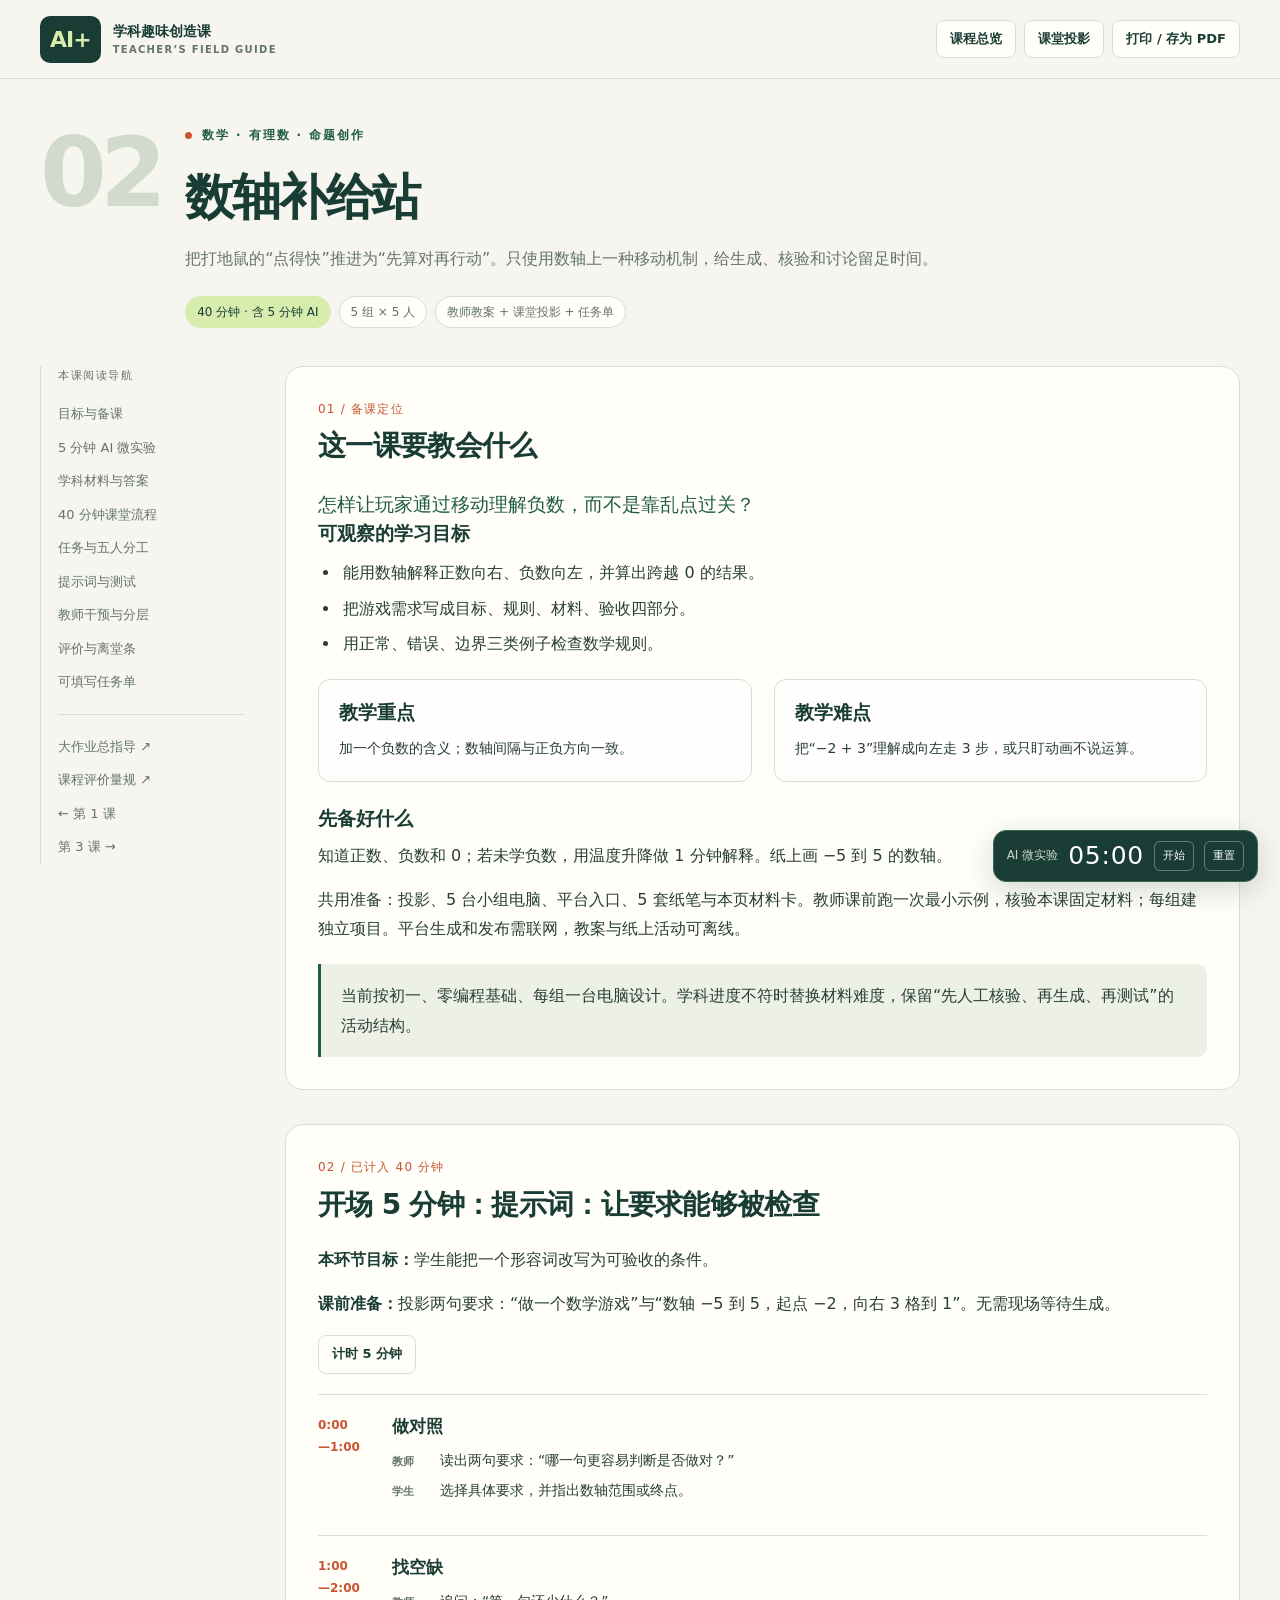
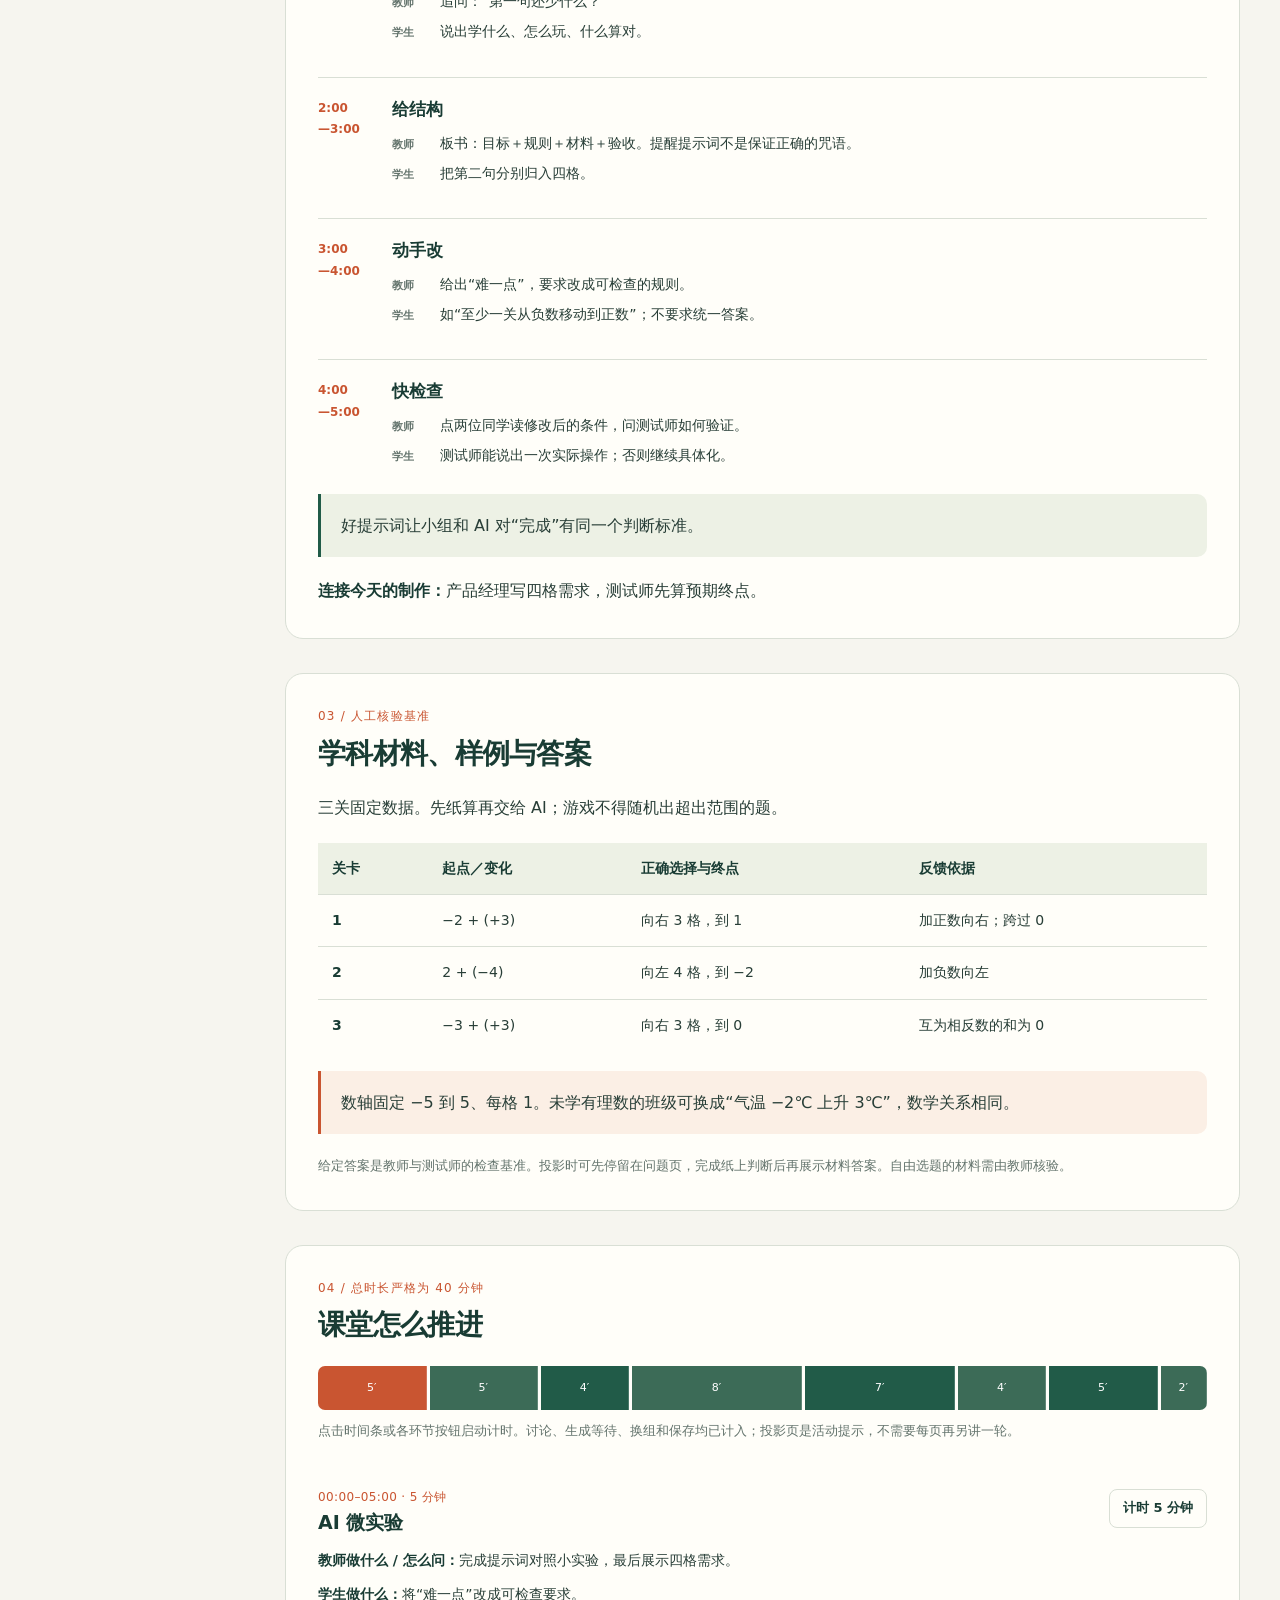
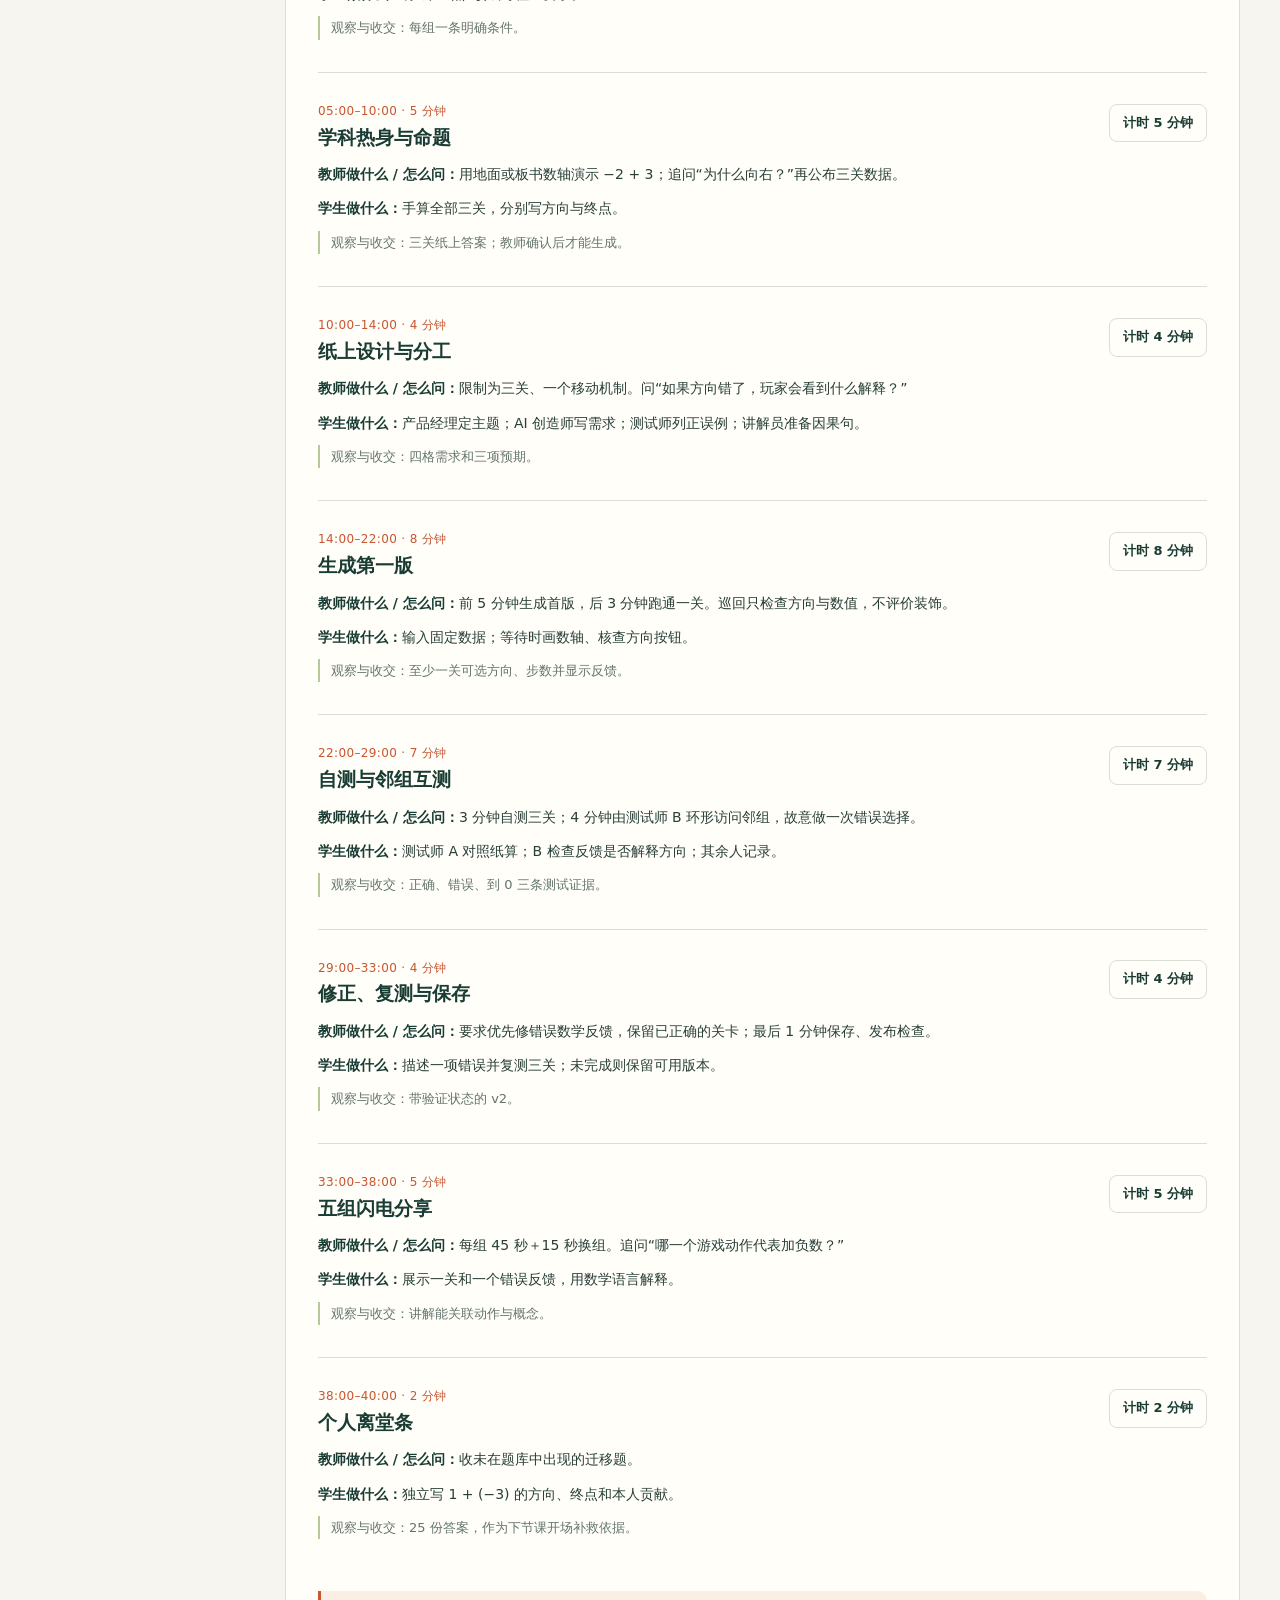
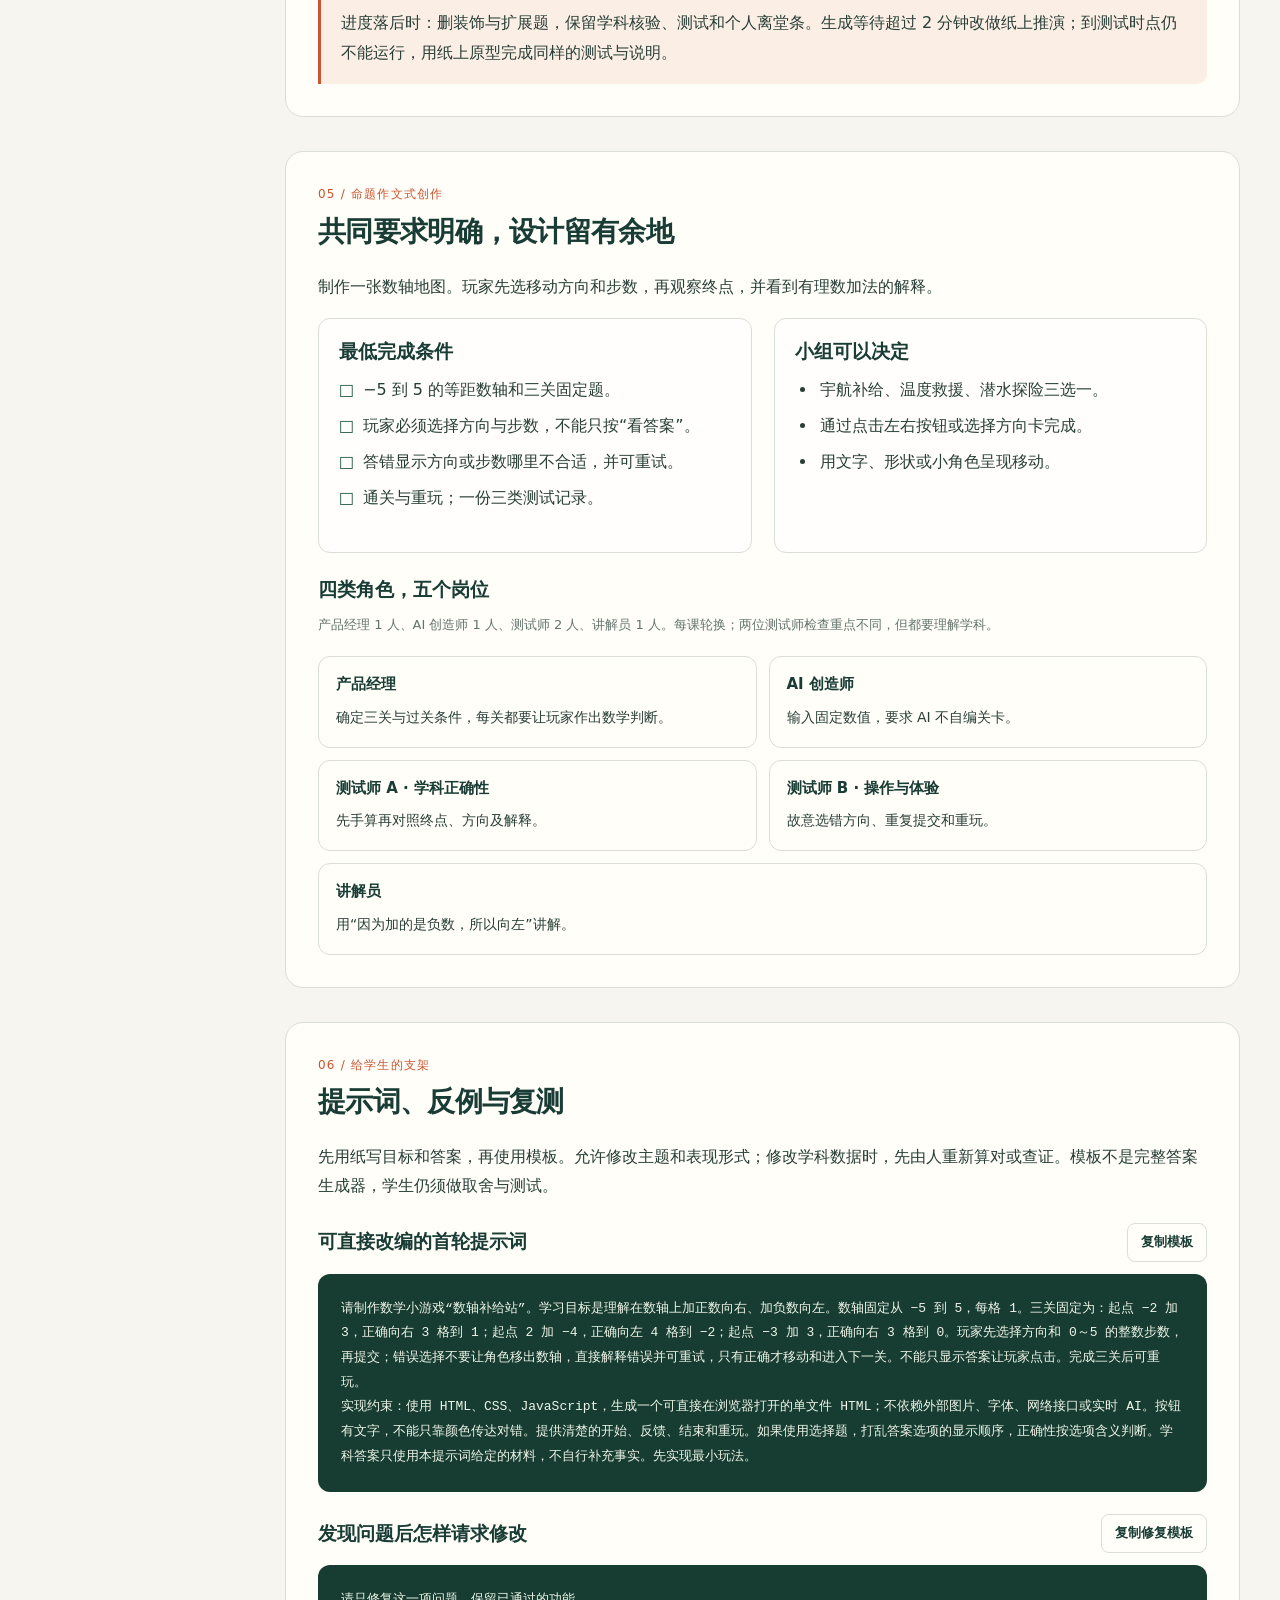
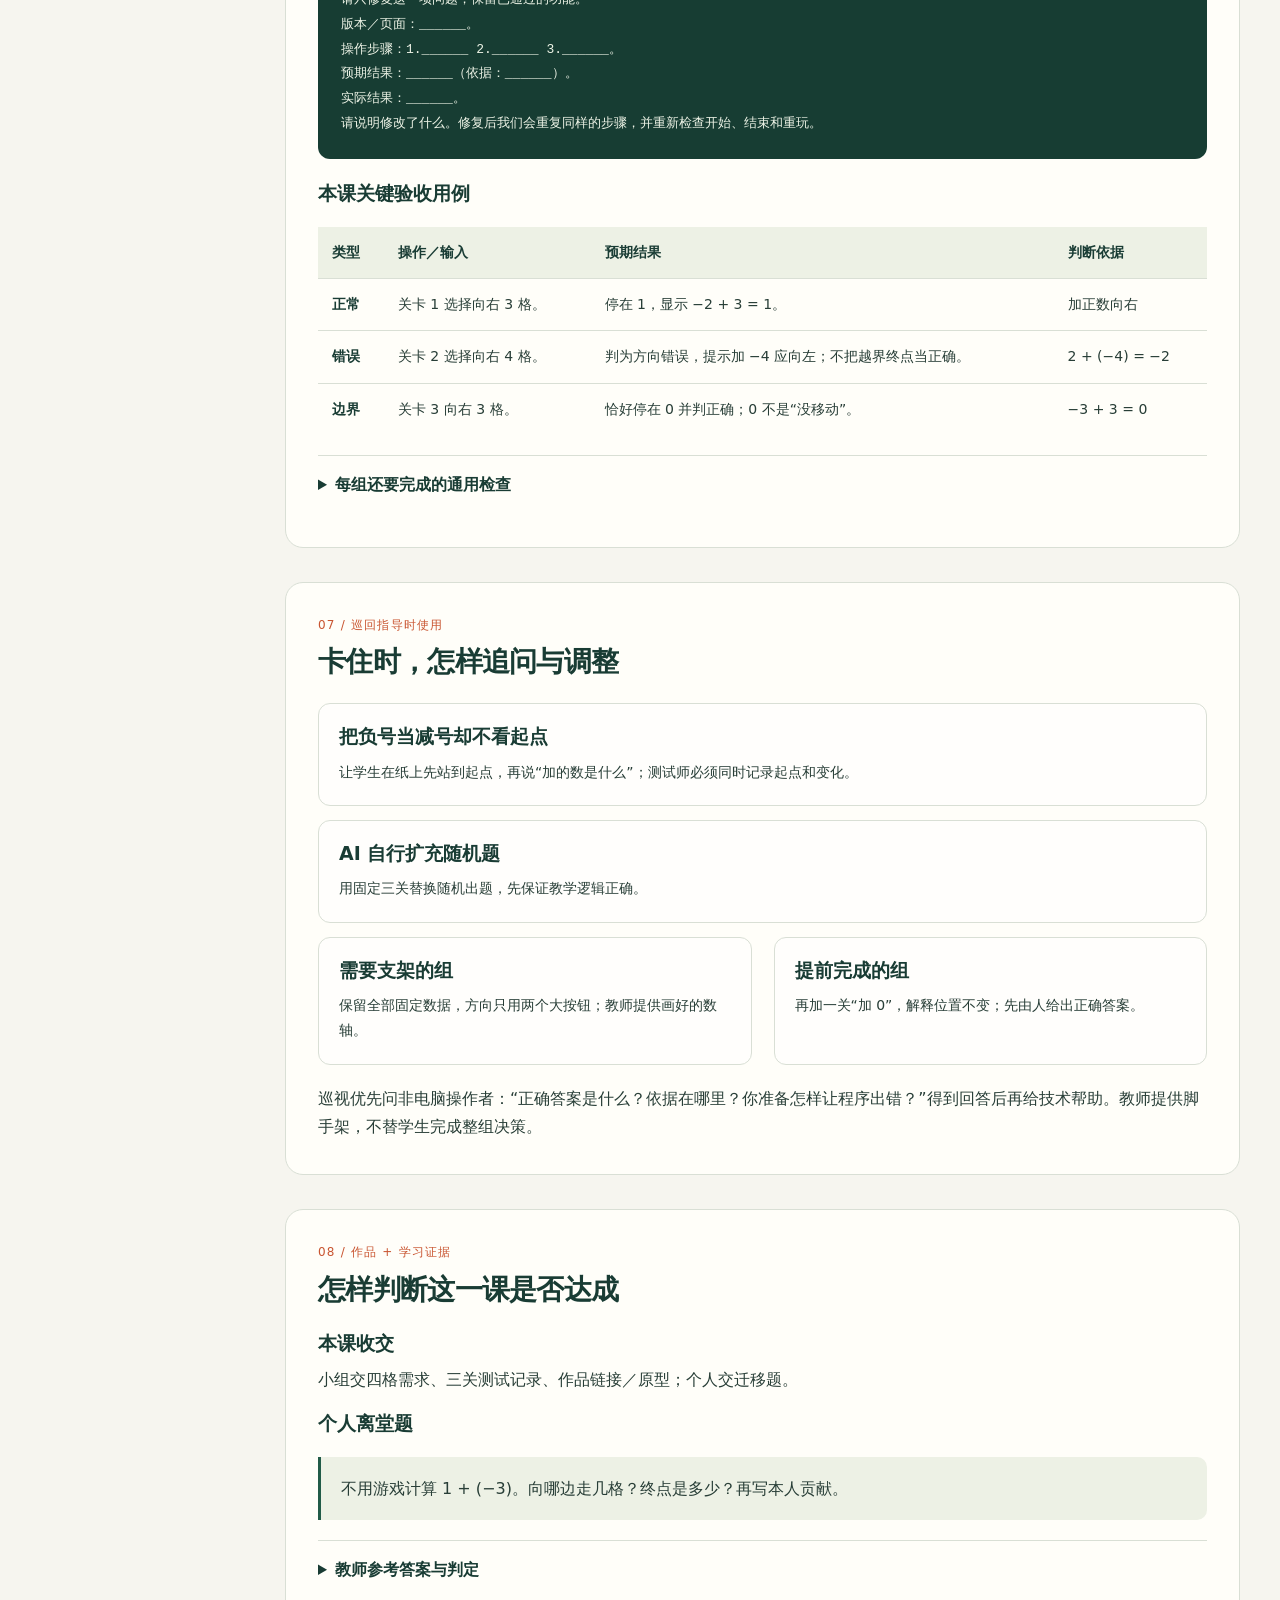
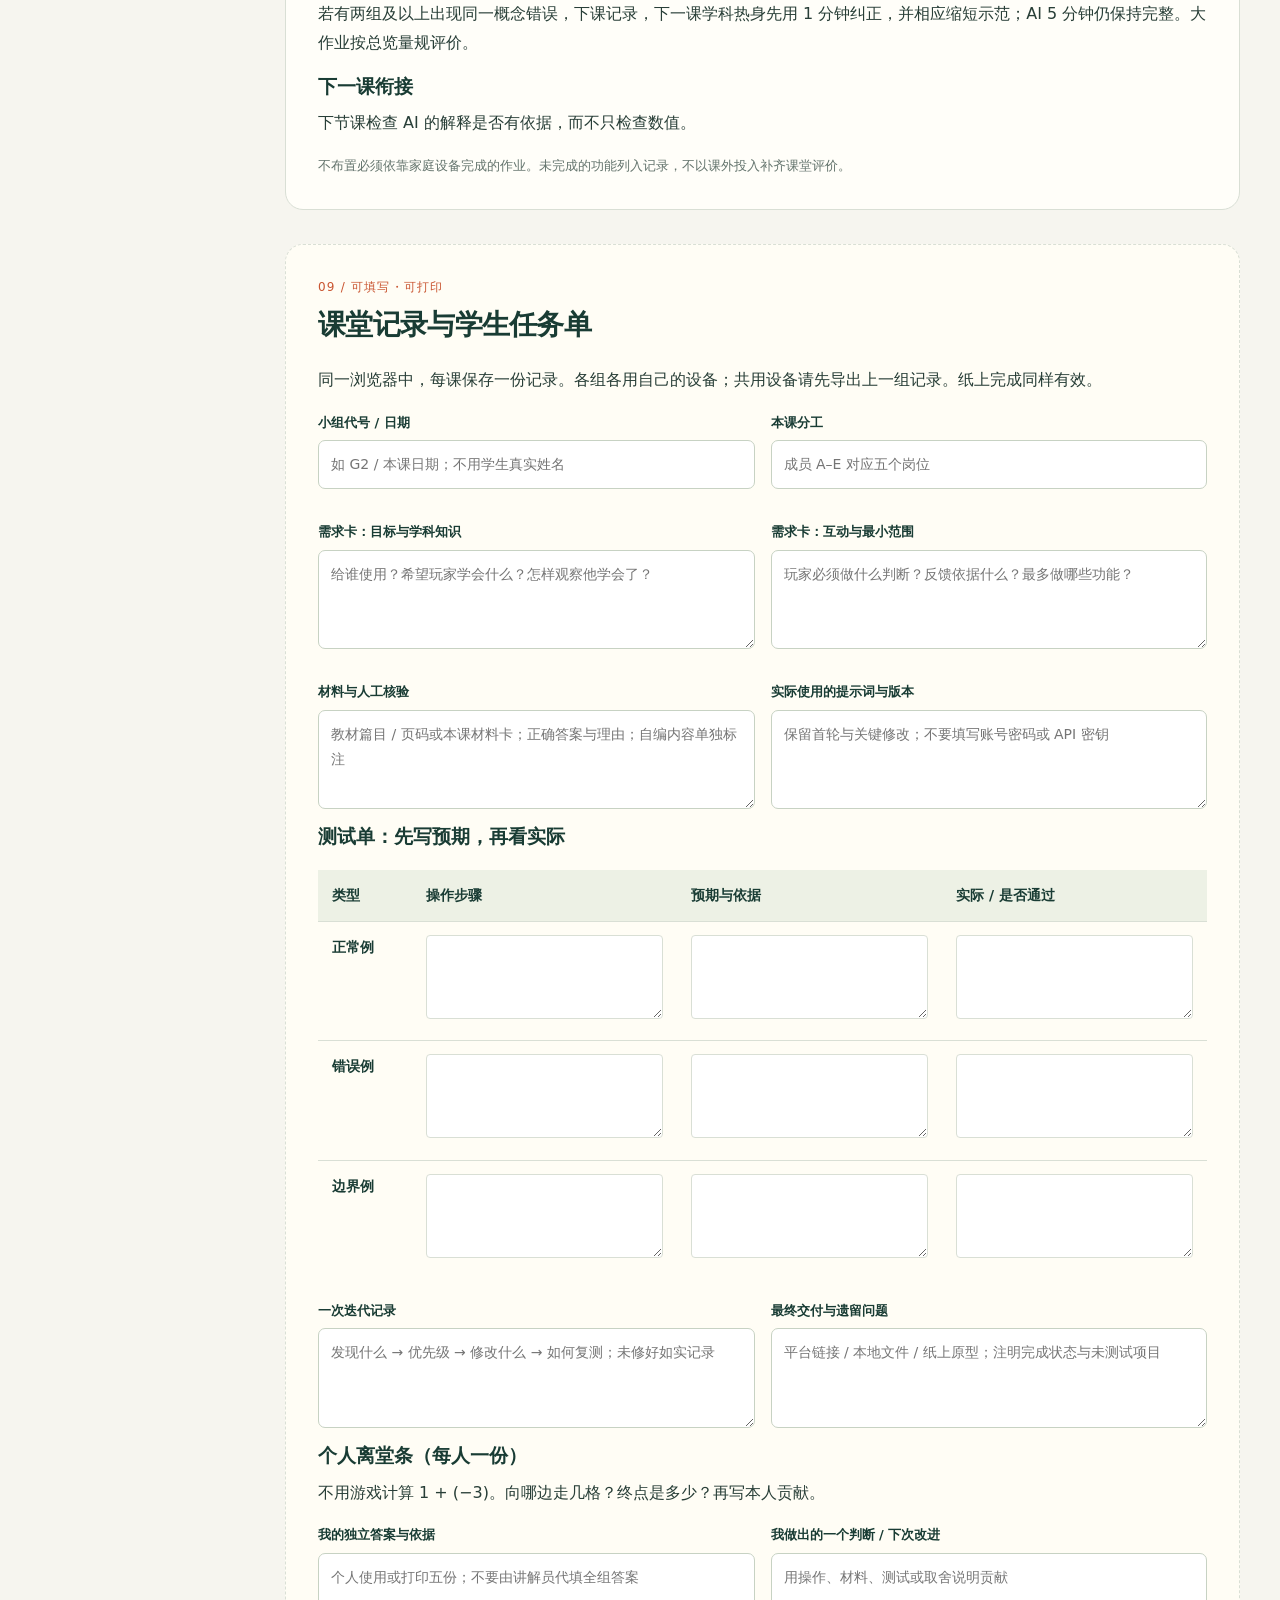
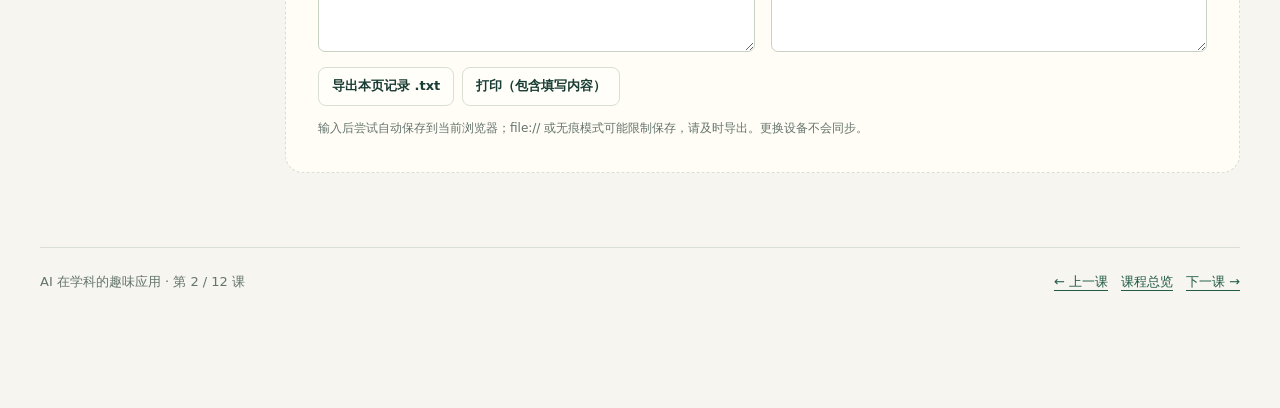
<file: lesson2/teacher.html>
<!doctype html>
<html lang="zh-CN"><head><meta charset="utf-8"><meta name="viewport" content="width=device-width,initial-scale=1"><meta name="color-scheme" content="light"><meta name="description" content="初中生 AI 在学科的趣味应用：12 节、每节 40 分钟的教师教案、学生活动与项目指导。"><title>第 2 课 · 数轴补给站｜教师教案</title><style>:root{--paper:#f6f5ef;--card:#fffef9;--ink:#193c34;--text:#283e37;--muted:#64746d;--line:#d9dfd5;--green:#215b48;--lime:#d8ecae;--orange:#c95531;--soft:#edf1e5;--blue:#375c8c;--radius:18px;--shadow:0 12px 38px #183b3210}
*{box-sizing:border-box}html{scroll-behavior:smooth;scroll-padding-top:100px}body{margin:0;background:var(--paper);color:var(--text);font-family:"PingFang SC","Microsoft YaHei",system-ui,sans-serif;font-size:16px;line-height:1.8}button,input,textarea,select{font:inherit}button,a,input,textarea,select{-webkit-tap-highlight-color:transparent}a{color:var(--green);text-underline-offset:4px}a:hover{color:var(--orange)}button{cursor:pointer}button:disabled{cursor:default;opacity:.45}button:focus-visible,a:focus-visible,input:focus-visible,textarea:focus-visible,select:focus-visible,summary:focus-visible{outline:3px solid var(--orange);outline-offset:4px}h1,h2,h3,p{margin-top:0}h1,h2,h3{color:var(--ink);line-height:1.35}h1{font-size:clamp(34px,4.4vw,60px);letter-spacing:-.045em;margin-bottom:22px}h2{font-size:28px;letter-spacing:-.025em;margin-bottom:22px}h3{font-size:19px;margin-bottom:10px}p{margin-bottom:16px}ul,ol{padding-left:1.4em;margin:12px 0 20px}li{padding-left:3px;margin:7px 0}small,.small{font-size:13px;color:var(--muted)}strong{color:var(--ink)}[hidden]{display:none!important}.skip{position:fixed;left:16px;top:-100px;z-index:100;background:#fff;padding:8px 14px}.skip:focus{top:12px}.wrap{width:min(1260px,calc(100% - 80px));margin:auto}.topbar{position:sticky;top:0;z-index:40;background:#f6f5eff5;border-bottom:1px solid var(--line);backdrop-filter:blur(12px)}.topbar-inner{display:flex;align-items:center;justify-content:space-between;gap:16px;min-height:78px}.brand{display:flex;align-items:center;gap:12px;text-decoration:none;color:var(--ink);font-size:14px;font-weight:750;line-height:1.5}.brand-mark{background:var(--ink);color:var(--lime);border-radius:10px;padding:7px 10px;letter-spacing:-1px;font-weight:900;font-size:22px}.brand small{display:block;font-size:10px;letter-spacing:.13em;font-weight:600}.actions{display:flex;gap:8px;align-items:center;flex-wrap:wrap}.btn{display:inline-flex;align-items:center;justify-content:center;gap:6px;border:1px solid var(--line);border-radius:8px;background:var(--card);color:var(--ink);padding:8px 13px;text-decoration:none;font-size:13px;font-weight:650;line-height:1.6}.btn:hover{background:var(--soft);color:var(--ink)}.btn.primary{background:var(--green);border-color:var(--green);color:#fff}.btn.dark{background:var(--ink);border-color:var(--ink);color:var(--lime)}.eyebrow{display:flex;align-items:center;gap:10px;text-transform:uppercase;font-size:12px;letter-spacing:.16em;font-weight:750;color:var(--green);margin-bottom:18px}.eyebrow:before{content:"";width:7px;height:7px;background:var(--orange);border-radius:50%}.hero{padding:68px 0 52px}.home-hero{display:grid;grid-template-columns:1.3fr .7fr;gap:60px;align-items:center}.hero .lead{max-width:760px;color:var(--muted);font-size:18px}.hero em{color:var(--orange);font-style:normal}.hero-art{background:var(--ink);color:var(--lime);border-radius:24px;padding:34px;position:relative;overflow:hidden;min-height:320px}.hero-art .art-label{font-size:12px;letter-spacing:.2em;color:#cad9cc}.hero-art .big{font-size:96px;line-height:1.1;font-weight:800;letter-spacing:-.065em;margin:24px 0 14px}.hero-art .big span{font-size:23px;letter-spacing:0;font-weight:500}.hero-art p{font-size:14px;color:#dce4d6}.blocks{display:grid;grid-template-columns:repeat(12,1fr);gap:5px;margin-top:30px}.blocks i{height:32px;background:#77a48b;border-radius:3px}.blocks i:first-child{background:#e3936d}.blocks i:nth-last-child(-n+4){background:var(--lime)}.pill-row{display:flex;flex-wrap:wrap;gap:8px;margin:22px 0 0}.pill{font-size:12px;line-height:1.5;border:1px solid var(--line);border-radius:99px;padding:6px 11px;color:var(--muted);background:var(--card)}.pill.fill{background:var(--lime);color:var(--ink);border-color:var(--lime)}.metric-row{display:grid;grid-template-columns:repeat(4,1fr);gap:1px;background:var(--line);border:1px solid var(--line);border-radius:14px;overflow:hidden;margin-bottom:50px}.metric{padding:20px 24px;background:var(--card);font-size:13px;color:var(--muted)}.metric strong{display:block;font-size:27px;line-height:1.5}.section-heading{display:flex;align-items:baseline;justify-content:space-between;gap:20px}.section-kicker{color:var(--orange);font-size:12px;font-weight:800;letter-spacing:.16em;margin-bottom:6px}.course-grid{display:grid;grid-template-columns:repeat(3,1fr);gap:16px;margin:24px 0 46px}.course-card{display:flex;flex-direction:column;position:relative;text-decoration:none;border:1px solid var(--line);background:var(--card);border-radius:var(--radius);padding:23px;transition:transform .18s,box-shadow .18s;min-height:249px}.course-card:hover{transform:translateY(-3px);box-shadow:var(--shadow)}.course-card.project{background:#eef3e6}.course-card-top{display:flex;justify-content:space-between;align-items:center;margin-bottom:22px}.course-num{font-size:31px;color:var(--green);line-height:1;font-weight:750;letter-spacing:-.05em}.course-card .subject{font-size:11px;color:var(--muted)}.course-card h3{font-size:20px;margin-bottom:9px}.course-card p{font-size:14px;line-height:1.7;color:var(--muted);margin-bottom:18px}.course-card .card-foot{margin-top:auto;border-top:1px solid var(--line);padding-top:11px;display:flex;justify-content:space-between;gap:8px;font-size:11px;color:var(--green)}.content-section{margin:0 0 34px;padding:32px;background:var(--card);border:1px solid var(--line);border-radius:var(--radius);break-inside:auto}.content-section> :last-child{margin-bottom:0}.content-section.tinted{background:var(--soft)}.section-num{font-size:12px;letter-spacing:.1em;color:var(--orange);display:block;margin-bottom:7px}.callout{padding:17px 20px;background:var(--soft);border-left:3px solid var(--green);border-radius:0 10px 10px 0;margin:20px 0;line-height:1.85}.callout.warn{background:#fbefe5;border-color:var(--orange)}.callout p:last-child{margin:0}.two-col{display:grid;grid-template-columns:1fr 1fr;gap:22px}.three-col{display:grid;grid-template-columns:repeat(3,1fr);gap:16px}.inset{border:1px solid var(--line);border-radius:12px;padding:20px;background:#ffffff80}.inset p{font-size:14px}.inset p:last-child{margin:0}.teacher-shell{display:grid;grid-template-columns:205px minmax(0,1fr);gap:40px;align-items:start;padding-bottom:40px}.side-nav{position:sticky;top:100px;border-left:1px solid var(--line);padding-left:17px;font-size:13px}.side-nav p{font-size:11px;letter-spacing:.14em;color:var(--muted);margin-bottom:12px}.side-nav a{display:block;text-decoration:none;padding:7px 0;color:var(--muted);line-height:1.5}.side-nav a:hover{color:var(--green)}.side-nav hr{border:0;border-top:1px solid var(--line);margin:15px 0}.lesson-title{display:flex;gap:25px;align-items:flex-start}.lesson-number{font-size:96px;line-height:1;color:#d2dacb;letter-spacing:-.07em;font-weight:800;flex-shrink:0}.lesson-hero{padding:46px 0 38px}.lesson-hero h1{font-size:clamp(32px,3.9vw,49px);margin-bottom:14px}.lesson-hero .lead{font-size:16px}.question-line{font-size:19px;color:var(--green);margin:14px 0 0}.table-wrap{overflow-x:auto;margin:20px 0}table{border-collapse:collapse;width:100%;font-size:14px;line-height:1.8;text-align:left}th,td{padding:13px 14px;vertical-align:top;border-bottom:1px solid var(--line)}th{background:var(--soft);color:var(--ink);font-weight:650;white-space:nowrap}td:first-child{font-weight:600;color:var(--ink)}tbody tr:last-child td{border-bottom:0}caption{text-align:left;font-size:12px;color:var(--muted);padding-bottom:10px}td p:last-child{margin:0}.material-table{min-width:520px}.agenda{display:flex;gap:3px;overflow:hidden;border-radius:7px;margin:20px 0 9px;min-height:44px}.agenda button{min-width:0;flex-basis:0;background:var(--green);color:#fff;border:0;border-right:1px solid #ffffff30;font-size:11px;padding:8px 2px;line-height:1.35}.agenda button:first-child{background:var(--orange)}.agenda button:nth-child(even){background:#3c6b57}.agenda button:hover{filter:brightness(1.12)}.step-list{list-style:none;counter-reset:micro;padding:0;margin:20px 0}.micro{display:grid;grid-template-columns:56px minmax(0,1fr);gap:18px;border-top:1px solid var(--line);padding:20px 0}.micro:last-child{padding-bottom:0}.minute{font-size:12px;color:var(--orange);font-weight:800;white-space:nowrap}.micro h3{font-size:17px}.micro p{font-size:14px;margin:5px 0}.micro p span{font-size:11px;color:var(--muted);display:inline-block;min-width:48px;font-weight:700}.plan-step{padding:23px 0;border-top:1px solid var(--line)}.plan-step:first-of-type{border-top:0}.plan-top{display:flex;justify-content:space-between;align-items:center;gap:12px;margin-bottom:12px}.plan-top h3{margin:0}.plan-top .time{color:var(--orange);font-size:12px;letter-spacing:.03em}.plan-step p{font-size:14px;margin-bottom:9px}.evidence-line{font-size:13px!important;border-left:2px solid #b6c99a;padding-left:11px;color:var(--muted)}.role-list{display:grid;grid-template-columns:1fr 1fr;gap:12px;margin-top:20px}.role-item{border:1px solid var(--line);border-radius:12px;padding:17px}.role-item:last-child{grid-column:1 / -1}.role-item h3{font-size:15px}.role-item p{font-size:14px;margin:0}.copy-head{display:flex;align-items:center;justify-content:space-between;gap:10px;margin:22px 0 10px}.copy-head h3{margin:0}pre{white-space:pre-wrap;overflow-wrap:anywhere;background:#173d33;color:#eef4e7;border-radius:12px;padding:23px;font-size:13px;line-height:1.9;font-family:"SFMono-Regular",Consolas,"PingFang SC",monospace;margin:12px 0 22px}summary{cursor:pointer;font-weight:650;color:var(--ink);padding:12px 0}details{border-top:1px solid var(--line);padding:3px 0}details p{font-size:14px}.answer{background:var(--soft);padding:16px;border-radius:10px;font-size:14px}.worksheet{background:#fffdf5;border-style:dashed}.field-grid{display:grid;grid-template-columns:1fr 1fr;gap:16px}.field{display:block;font-size:13px;font-weight:600;color:var(--ink);margin-bottom:15px}.field input,.field textarea{display:block;width:100%;border:1px solid #c7d2c3;background:#fff;border-radius:7px;padding:11px 12px;margin-top:6px;color:var(--text);font-weight:400;font-size:14px;resize:vertical}.field textarea{min-height:98px}.field.full{grid-column:1 / -1}.worksheet .table-wrap table{min-width:670px}.worksheet table textarea{width:100%;min-height:76px;resize:vertical;border:1px solid var(--line);border-radius:4px;font-size:13px;padding:6px}.storage-note{font-size:12px;color:var(--muted);margin:12px 0}.page-footer{display:flex;justify-content:space-between;align-items:center;gap:20px;border-top:1px solid var(--line);padding:22px 0 115px;font-size:13px;color:var(--muted)}.timer-widget{position:fixed;right:22px;bottom:18px;z-index:50;background:var(--ink);color:#fff;border:1px solid #436356;border-radius:13px;box-shadow:0 8px 28px #14382e30;padding:10px 13px;display:flex;align-items:center;gap:10px;font-size:12px}.timer-widget .timer-title{max-width:120px;white-space:nowrap;overflow:hidden;text-overflow:ellipsis;color:#cbd6c8}.timer-widget output{font-size:25px;line-height:1.2;font-variant-numeric:tabular-nums;letter-spacing:.03em}.timer-widget button{border:1px solid #668073;background:transparent;border-radius:6px;color:#fff;padding:4px 8px;font-size:11px}.timer-widget.done{background:#93401f}.toast{position:fixed;bottom:95px;left:50%;transform:translateX(-50%);z-index:80;background:var(--ink);color:#fff;border-radius:8px;padding:10px 17px;font-size:13px;max-width:90vw;text-align:center}.project-map{display:grid;grid-template-columns:repeat(4,1fr);gap:12px;margin:22px 0}.project-map article{border-top:3px solid var(--green);padding:18px;background:var(--soft);border-radius:0 0 10px 10px}.project-map .num{font-size:12px;color:var(--orange);font-weight:750}.project-map h3{margin:6px 0 10px}.project-map p{font-size:13px;margin:0}.checklist{list-style:none;padding:0}.checklist li{position:relative;padding-left:24px}.checklist li:before{content:"□";position:absolute;left:0;color:var(--green)}.settings-row{display:flex;gap:12px;align-items:end}.settings-row .field{flex:1;margin:0}.projector{display:none}.presentation .teacher-shell,.presentation .lesson-hero,.presentation .page-footer{display:none}.presentation .projector{display:block}.presentation .topbar .brand small{display:none}.presentation .topbar-inner{min-height:65px}.presentation .projector{width:min(1200px,calc(100% - 72px));margin:auto;padding:38px 0 110px}.project-slide{display:none;min-height:calc(100vh - 215px)}.project-slide.active{display:flex;flex-direction:column;justify-content:center}.project-slide h2{font-size:clamp(32px,4vw,58px);line-height:1.2}.project-slide p,.project-slide li{font-size:clamp(19px,2vw,28px);line-height:1.7}.project-slide .eyebrow{font-size:14px}.project-slide table{font-size:clamp(14px,1.45vw,21px)}.project-slide .callout{font-size:20px}.project-slide .ai-project-steps{display:grid;grid-template-columns:repeat(5,1fr);gap:12px}.ai-project-steps article{border-top:3px solid var(--green);padding:18px;background:var(--card);border-radius:0 0 12px 12px}.project-slide .ai-project-steps h3{font-size:20px}.project-slide .ai-project-steps p{font-size:16px}.project-controls{position:fixed;left:22px;bottom:18px;background:var(--card);border:1px solid var(--line);border-radius:12px;padding:10px;display:flex;gap:14px;align-items:center;z-index:45;font-size:13px}.project-controls button{border:0;background:var(--soft);color:var(--green);width:35px;height:32px;border-radius:6px}.print-value{display:none;white-space:pre-wrap;overflow-wrap:anywhere}.noscript{margin:20px;padding:20px;background:#fff3d7}.overview-nav{display:flex;flex-wrap:wrap;gap:14px;margin-top:26px;font-size:13px}.overview-nav a{text-decoration:none;border-bottom:1px solid var(--line);padding-bottom:3px}.legend{display:flex;gap:15px;font-size:12px;color:var(--muted)}.legend span:before{content:"";display:inline-block;width:8px;height:8px;background:#77a48b;margin-right:6px;border-radius:2px}.legend span:first-child:before{background:#e3936d}.legend span:last-child:before{background:#c2d899}
@media(max-width:1050px){.wrap{width:calc(100% - 44px)}.home-hero{gap:28px}.teacher-shell{grid-template-columns:160px minmax(0,1fr);gap:24px}.content-section{padding:25px}.course-grid{grid-template-columns:repeat(2,1fr)}.project-map{grid-template-columns:repeat(2,1fr)}.three-col{grid-template-columns:1fr}.project-slide .ai-project-steps{grid-template-columns:repeat(3,1fr)}}
@media(max-width:720px){html{scroll-padding-top:132px}.wrap{width:calc(100% - 32px)}.topbar-inner{align-items:flex-start;flex-direction:column;gap:9px;padding:12px 0}.actions{gap:6px}.btn{padding:6px 9px;font-size:12px}.hero{padding:36px 0 30px}.home-hero{grid-template-columns:1fr;gap:26px}.hero-art{min-height:0;padding:24px}.hero-art .big{font-size:68px;margin:12px 0}.hero-art p{margin:0}.blocks{margin-top:18px}.metric-row{grid-template-columns:1fr 1fr;margin-bottom:30px}.metric{padding:15px}.course-grid{grid-template-columns:1fr;gap:12px}.course-card{min-height:0;padding:20px}.course-card-top{margin-bottom:13px}.teacher-shell{display:block}.side-nav{position:static;display:flex;flex-wrap:wrap;gap:6px 16px;padding:0 0 22px;border:0}.side-nav p,.side-nav hr{display:none}.side-nav a{font-size:12px;padding:2px 0}.lesson-title{gap:12px}.lesson-number{font-size:62px}.lesson-hero h1{font-size:31px}.content-section{padding:21px;margin-bottom:20px}.two-col,.role-list,.field-grid{grid-template-columns:1fr}.role-item:last-child,.field.full{grid-column:auto}.project-map{grid-template-columns:1fr 1fr}.project-map article{padding:12px}.project-map h3{font-size:16px}.section-heading{display:block}.section-heading .legend{margin-bottom:10px}h2{font-size:24px}.micro{grid-template-columns:44px 1fr;gap:10px}.plan-top{align-items:flex-start}.timer-widget{bottom:10px;right:10px;gap:7px;padding:8px 10px}.timer-widget .timer-title{max-width:75px}.timer-widget output{font-size:21px}.page-footer{padding-bottom:95px;flex-wrap:wrap}.settings-row{align-items:stretch;flex-direction:column}.presentation .projector{width:calc(100% - 32px);padding-top:24px;padding-bottom:150px}.project-slide .ai-project-steps{grid-template-columns:1fr}.project-slide h2{font-size:33px}.project-controls{bottom:67px;left:10px}.project-slide.active{min-height:0}.project-slide p,.project-slide li{font-size:19px}.project-slide table{font-size:14px}.agenda{min-height:40px}.agenda button{font-size:9px}}
@media(prefers-reduced-motion:reduce){html{scroll-behavior:auto}*{transition:none!important}}
.hero-art .big{font-size:clamp(36px,4.5vw,64px);white-space:nowrap}
@media(max-width:720px){.hero-art .big{font-size:clamp(34px,8vw,60px)}}
@media print{@page{size:A4;margin:14mm}html{scroll-behavior:auto}body{background:#fff;color:#111;font-size:10pt;line-height:1.65}.wrap{width:100%}.topbar,.side-nav,.actions,.timer-widget,.toast,.projector,.skip,.copy-head button,.no-print,.overview-nav{display:none!important}.teacher-shell,.presentation .teacher-shell{display:block!important}.lesson-hero,.presentation .lesson-hero{display:block!important;padding:0 0 16px}.lesson-number{font-size:54px}.lesson-hero h1,h1{font-size:26pt}.hero{padding:0 0 20px}.home-hero{display:block}.hero-art{display:none}h2{font-size:17pt}h3{font-size:12pt}p,li,.micro p,.plan-step p,.inset p,table,.small{font-size:10pt!important}.content-section{box-shadow:none;background:#fff!important;border:1px solid #bbb;padding:15px;margin:0 0 17px;border-radius:0}.content-section h2{break-after:avoid}.callout{background:#f5f5f5}.plan-step,.micro,.role-item,.inset,.project-map article,tr{break-inside:avoid}.table-wrap{overflow:visible}.material-table,.worksheet .table-wrap table{min-width:0}th,td{padding:7px 8px;border-bottom:1px solid #ccc}thead{display:table-header-group}a{color:#111;text-decoration:none}.course-grid{grid-template-columns:1fr 1fr;gap:10px}.course-card{min-height:0;padding:14px;break-inside:avoid;box-shadow:none}.course-card h3{font-size:12pt}.course-card-top{margin-bottom:8px}.course-card .card-foot{font-size:8pt}.page-footer{display:none}.hero .lead{font-size:11pt}.pill{font-size:9pt}.metric-row{margin-bottom:20px}.metric strong{font-size:19pt}.role-list,.two-col{gap:10px}.agenda{display:none}.worksheet input,.worksheet textarea{display:none!important}.print-value{display:block;min-height:32px;padding:7px;border:1px solid #bbb;font-size:10pt;line-height:1.6}.worksheet .field{break-inside:avoid}.worksheet{break-before:page}.field-grid{gap:10px}.worksheet .table-wrap{break-inside:auto}pre{background:#f4f4f4;color:#111;border:1px solid #ccc;border-radius:0;font-size:9pt;padding:12px;white-space:pre-wrap;break-inside:auto}details{display:block}details>*{display:block!important}summary{list-style:none}.project-map{gap:8px}.project-map article{border-top:2px solid #444}.storage-note{font-size:8pt!important}.print-only{display:block!important}}
</style></head>
<body data-lesson="2"><a class="skip" href="#main-content">跳到主要内容</a><header class="topbar"><div class="wrap topbar-inner"><a class="brand" href="../index.html"><span class="brand-mark">AI+</span><span>学科趣味创造课<small>TEACHER’S FIELD GUIDE</small></span></a><div class="actions"><a class="btn" href="../index.html">课程总览</a><button class="btn" type="button" id="mode-toggle" aria-pressed="false">课堂投影</button><button class="btn" type="button" data-print>打印 / 存为 PDF</button></div></div></header>
<noscript><div class="noscript">完整教案仍可阅读。投影、计时与本地保存需要启用 JavaScript；也可直接使用浏览器打印。</div></noscript>
<main class="wrap" id="main-content"><header class="hero lesson-hero"><div class="lesson-title"><div class="lesson-number">02</div><div><div class="eyebrow">数学 · 有理数 · 命题创作</div><h1>数轴补给站</h1><p class="lead">把打地鼠的“点得快”推进为“先算对再行动”。只使用数轴上一种移动机制，给生成、核验和讨论留足时间。</p><div class="pill-row"><span class="pill fill">40 分钟 · 含 5 分钟 AI</span><span class="pill">5 组 × 5 人</span><span class="pill">教师教案 + 课堂投影 + 任务单</span></div></div></div></header><div class="teacher-shell"><nav class="side-nav" aria-label="本课导航"><p>本课阅读导航</p><a href="#overview">目标与备课</a><a href="#ai">5 分钟 AI 微实验</a><a href="#materials">学科材料与答案</a><a href="#flow">40 分钟课堂流程</a><a href="#mission">任务与五人分工</a><a href="#prompts">提示词与测试</a><a href="#teaching">教师干预与分层</a><a href="#assessment">评价与离堂条</a><a href="#worksheets">可填写任务单</a><hr><a href="../index.html#project-guide">大作业总指导 ↗</a><a href="../index.html#assessment-guide">课程评价量规 ↗</a><a href="../lesson1/teacher.html">← 第 1 课</a><a href="../lesson3/index.html">第 3 课 →</a></nav><div>
<section class="content-section " id="overview"><span class="section-num">01 / 备课定位</span><h2>这一课要教会什么</h2><p class="question-line">怎样让玩家通过移动理解负数，而不是靠乱点过关？</p><h3>可观察的学习目标</h3><ul><li>能用数轴解释正数向右、负数向左，并算出跨越 0 的结果。</li><li>把游戏需求写成目标、规则、材料、验收四部分。</li><li>用正常、错误、边界三类例子检查数学规则。</li></ul><div class="two-col"><div class="inset"><h3>教学重点</h3><p>加一个负数的含义；数轴间隔与正负方向一致。</p></div><div class="inset"><h3>教学难点</h3><p>把“−2 + 3”理解成向左走 3 步，或只盯动画不说运算。</p></div></div><h3 style="margin-top:24px">先备好什么</h3><p>知道正数、负数和 0；若未学负数，用温度升降做 1 分钟解释。纸上画 −5 到 5 的数轴。</p><p>共用准备：投影、5 台小组电脑、平台入口、5 套纸笔与本页材料卡。教师课前跑一次最小示例，核验本课固定材料；每组建独立项目。平台生成和发布需联网，教案与纸上活动可离线。</p><div class="callout">当前按初一、零编程基础、每组一台电脑设计。学科进度不符时替换材料难度，保留“先人工核验、再生成、再测试”的活动结构。</div></section>
<section class="content-section " id="ai"><span class="section-num">02 / 已计入 40 分钟</span><h2>开场 5 分钟：提示词：让要求能够被检查</h2><p><strong>本环节目标：</strong>学生能把一个形容词改写为可验收的条件。</p><p><strong>课前准备：</strong>投影两句要求：“做一个数学游戏”与“数轴 −5 到 5，起点 −2，向右 3 格到 1”。无需现场等待生成。</p><button class="btn" type="button" data-minutes="5" data-timer-title="AI 微实验">计时 5 分钟</button><ol class="step-list"><li class="micro"><div class="minute">0:00<br>—1:00</div><div><h3>做对照</h3><p><span>教师</span>读出两句要求：“哪一句更容易判断是否做对？”</p><p><span>学生</span>选择具体要求，并指出数轴范围或终点。</p></div></li><li class="micro"><div class="minute">1:00<br>—2:00</div><div><h3>找空缺</h3><p><span>教师</span>追问：“第一句还少什么？”</p><p><span>学生</span>说出学什么、怎么玩、什么算对。</p></div></li><li class="micro"><div class="minute">2:00<br>—3:00</div><div><h3>给结构</h3><p><span>教师</span>板书：目标＋规则＋材料＋验收。提醒提示词不是保证正确的咒语。</p><p><span>学生</span>把第二句分别归入四格。</p></div></li><li class="micro"><div class="minute">3:00<br>—4:00</div><div><h3>动手改</h3><p><span>教师</span>给出“难一点”，要求改成可检查的规则。</p><p><span>学生</span>如“至少一关从负数移动到正数”；不要求统一答案。</p></div></li><li class="micro"><div class="minute">4:00<br>—5:00</div><div><h3>快检查</h3><p><span>教师</span>点两位同学读修改后的条件，问测试师如何验证。</p><p><span>学生</span>测试师能说出一次实际操作；否则继续具体化。</p></div></li></ol><div class="callout">好提示词让小组和 AI 对“完成”有同一个判断标准。</div><p><strong>连接今天的制作：</strong>产品经理写四格需求，测试师先算预期终点。</p></section>
<section class="content-section " id="materials"><span class="section-num">03 / 人工核验基准</span><h2>学科材料、样例与答案</h2><p>三关固定数据。先纸算再交给 AI；游戏不得随机出超出范围的题。</p><div class="table-wrap"><table class="material-table"><thead><tr><th scope="col">关卡</th><th scope="col">起点／变化</th><th scope="col">正确选择与终点</th><th scope="col">反馈依据</th></tr></thead><tbody><tr><td>1</td><td>−2 + (+3)</td><td>向右 3 格，到 1</td><td>加正数向右；跨过 0</td></tr><tr><td>2</td><td>2 + (−4)</td><td>向左 4 格，到 −2</td><td>加负数向左</td></tr><tr><td>3</td><td>−3 + (+3)</td><td>向右 3 格，到 0</td><td>互为相反数的和为 0</td></tr></tbody></table></div><div class="callout warn">数轴固定 −5 到 5、每格 1。未学有理数的班级可换成“气温 −2℃ 上升 3℃”，数学关系相同。</div><p class="small">给定答案是教师与测试师的检查基准。投影时可先停留在问题页，完成纸上判断后再展示材料答案。自由选题的材料需由教师核验。</p></section>
<section class="content-section " id="flow"><span class="section-num">04 / 总时长严格为 40 分钟</span><h2>课堂怎么推进</h2><div class="agenda" aria-label="课堂时间分配"><button type="button" style="flex-grow:5" data-minutes="5" data-timer-title="AI 微实验" title="AI 微实验，5 分钟">5′</button><button type="button" style="flex-grow:5" data-minutes="5" data-timer-title="学科热身与命题" title="学科热身与命题，5 分钟">5′</button><button type="button" style="flex-grow:4" data-minutes="4" data-timer-title="纸上设计与分工" title="纸上设计与分工，4 分钟">4′</button><button type="button" style="flex-grow:8" data-minutes="8" data-timer-title="生成第一版" title="生成第一版，8 分钟">8′</button><button type="button" style="flex-grow:7" data-minutes="7" data-timer-title="自测与邻组互测" title="自测与邻组互测，7 分钟">7′</button><button type="button" style="flex-grow:4" data-minutes="4" data-timer-title="修正、复测与保存" title="修正、复测与保存，4 分钟">4′</button><button type="button" style="flex-grow:5" data-minutes="5" data-timer-title="五组闪电分享" title="五组闪电分享，5 分钟">5′</button><button type="button" style="flex-grow:2" data-minutes="2" data-timer-title="个人离堂条" title="个人离堂条，2 分钟">2′</button></div><p class="small">点击时间条或各环节按钮启动计时。讨论、生成等待、换组和保存均已计入；投影页是活动提示，不需要每页再另讲一轮。</p><article class="plan-step"><div class="plan-top"><div><span class="time">00:00–05:00 · 5 分钟</span><h3>AI 微实验</h3></div><button class="btn" type="button" data-minutes="5" data-timer-title="AI 微实验">计时 5 分钟</button></div><p><strong>教师做什么 / 怎么问：</strong>完成提示词对照小实验，最后展示四格需求。</p><p><strong>学生做什么：</strong>将“难一点”改成可检查要求。</p><p class="evidence-line">观察与收交：每组一条明确条件。</p></article><article class="plan-step"><div class="plan-top"><div><span class="time">05:00–10:00 · 5 分钟</span><h3>学科热身与命题</h3></div><button class="btn" type="button" data-minutes="5" data-timer-title="学科热身与命题">计时 5 分钟</button></div><p><strong>教师做什么 / 怎么问：</strong>用地面或板书数轴演示 −2 + 3；追问“为什么向右？”再公布三关数据。</p><p><strong>学生做什么：</strong>手算全部三关，分别写方向与终点。</p><p class="evidence-line">观察与收交：三关纸上答案；教师确认后才能生成。</p></article><article class="plan-step"><div class="plan-top"><div><span class="time">10:00–14:00 · 4 分钟</span><h3>纸上设计与分工</h3></div><button class="btn" type="button" data-minutes="4" data-timer-title="纸上设计与分工">计时 4 分钟</button></div><p><strong>教师做什么 / 怎么问：</strong>限制为三关、一个移动机制。问“如果方向错了，玩家会看到什么解释？”</p><p><strong>学生做什么：</strong>产品经理定主题；AI 创造师写需求；测试师列正误例；讲解员准备因果句。</p><p class="evidence-line">观察与收交：四格需求和三项预期。</p></article><article class="plan-step"><div class="plan-top"><div><span class="time">14:00–22:00 · 8 分钟</span><h3>生成第一版</h3></div><button class="btn" type="button" data-minutes="8" data-timer-title="生成第一版">计时 8 分钟</button></div><p><strong>教师做什么 / 怎么问：</strong>前 5 分钟生成首版，后 3 分钟跑通一关。巡回只检查方向与数值，不评价装饰。</p><p><strong>学生做什么：</strong>输入固定数据；等待时画数轴、核查方向按钮。</p><p class="evidence-line">观察与收交：至少一关可选方向、步数并显示反馈。</p></article><article class="plan-step"><div class="plan-top"><div><span class="time">22:00–29:00 · 7 分钟</span><h3>自测与邻组互测</h3></div><button class="btn" type="button" data-minutes="7" data-timer-title="自测与邻组互测">计时 7 分钟</button></div><p><strong>教师做什么 / 怎么问：</strong>3 分钟自测三关；4 分钟由测试师 B 环形访问邻组，故意做一次错误选择。</p><p><strong>学生做什么：</strong>测试师 A 对照纸算；B 检查反馈是否解释方向；其余人记录。</p><p class="evidence-line">观察与收交：正确、错误、到 0 三条测试证据。</p></article><article class="plan-step"><div class="plan-top"><div><span class="time">29:00–33:00 · 4 分钟</span><h3>修正、复测与保存</h3></div><button class="btn" type="button" data-minutes="4" data-timer-title="修正、复测与保存">计时 4 分钟</button></div><p><strong>教师做什么 / 怎么问：</strong>要求优先修错误数学反馈，保留已正确的关卡；最后 1 分钟保存、发布检查。</p><p><strong>学生做什么：</strong>描述一项错误并复测三关；未完成则保留可用版本。</p><p class="evidence-line">观察与收交：带验证状态的 v2。</p></article><article class="plan-step"><div class="plan-top"><div><span class="time">33:00–38:00 · 5 分钟</span><h3>五组闪电分享</h3></div><button class="btn" type="button" data-minutes="5" data-timer-title="五组闪电分享">计时 5 分钟</button></div><p><strong>教师做什么 / 怎么问：</strong>每组 45 秒＋15 秒换组。追问“哪一个游戏动作代表加负数？”</p><p><strong>学生做什么：</strong>展示一关和一个错误反馈，用数学语言解释。</p><p class="evidence-line">观察与收交：讲解能关联动作与概念。</p></article><article class="plan-step"><div class="plan-top"><div><span class="time">38:00–40:00 · 2 分钟</span><h3>个人离堂条</h3></div><button class="btn" type="button" data-minutes="2" data-timer-title="个人离堂条">计时 2 分钟</button></div><p><strong>教师做什么 / 怎么问：</strong>收未在题库中出现的迁移题。</p><p><strong>学生做什么：</strong>独立写 1 + (−3) 的方向、终点和本人贡献。</p><p class="evidence-line">观察与收交：25 份答案，作为下节课开场补救依据。</p></article><div class="callout warn">进度落后时：删装饰与扩展题，保留学科核验、测试和个人离堂条。生成等待超过 2 分钟改做纸上推演；到测试时点仍不能运行，用纸上原型完成同样的测试与说明。</div></section>
<section class="content-section " id="mission"><span class="section-num">05 / 命题作文式创作</span><h2>共同要求明确，设计留有余地</h2><p>制作一张数轴地图。玩家先选移动方向和步数，再观察终点，并看到有理数加法的解释。</p><div class="two-col"><div class="inset"><h3>最低完成条件</h3><ul class="checklist"><li>−5 到 5 的等距数轴和三关固定题。</li><li>玩家必须选择方向与步数，不能只按“看答案”。</li><li>答错显示方向或步数哪里不合适，并可重试。</li><li>通关与重玩；一份三类测试记录。</li></ul></div><div class="inset"><h3>小组可以决定</h3><ul><li>宇航补给、温度救援、潜水探险三选一。</li><li>通过点击左右按钮或选择方向卡完成。</li><li>用文字、形状或小角色呈现移动。</li></ul></div></div><h3 style="margin-top:24px">四类角色，五个岗位</h3><p class="small">产品经理 1 人、AI 创造师 1 人、测试师 2 人、讲解员 1 人。每课轮换；两位测试师检查重点不同，但都要理解学科。</p><div class="role-list"><article class="role-item"><h3>产品经理</h3><p>确定三关与过关条件，每关都要让玩家作出数学判断。</p></article><article class="role-item"><h3>AI 创造师</h3><p>输入固定数值，要求 AI 不自编关卡。</p></article><article class="role-item"><h3>测试师 A · 学科正确性</h3><p>先手算再对照终点、方向及解释。</p></article><article class="role-item"><h3>测试师 B · 操作与体验</h3><p>故意选错方向、重复提交和重玩。</p></article><article class="role-item"><h3>讲解员</h3><p>用“因为加的是负数，所以向左”讲解。</p></article></div></section>
<section class="content-section " id="prompts"><span class="section-num">06 / 给学生的支架</span><h2>提示词、反例与复测</h2><p>先用纸写目标和答案，再使用模板。允许修改主题和表现形式；修改学科数据时，先由人重新算对或查证。模板不是完整答案生成器，学生仍须做取舍与测试。</p><div class="copy-head"><h3>可直接改编的首轮提示词</h3><button class="btn" type="button" data-copy="lesson-prompt">复制模板</button></div><pre id="lesson-prompt">请制作数学小游戏“数轴补给站”。学习目标是理解在数轴上加正数向右、加负数向左。数轴固定从 −5 到 5，每格 1。三关固定为：起点 −2 加 3，正确向右 3 格到 1；起点 2 加 −4，正确向左 4 格到 −2；起点 −3 加 3，正确向右 3 格到 0。玩家先选择方向和 0～5 的整数步数，再提交；错误选择不要让角色移出数轴，直接解释错误并可重试，只有正确才移动和进入下一关。不能只显示答案让玩家点击。完成三关后可重玩。
实现约束：使用 HTML、CSS、JavaScript，生成一个可直接在浏览器打开的单文件 HTML；不依赖外部图片、字体、网络接口或实时 AI。按钮有文字，不能只靠颜色传达对错。提供清楚的开始、反馈、结束和重玩。如果使用选择题，打乱答案选项的显示顺序，正确性按选项含义判断。学科答案只使用本提示词给定的材料，不自行补充事实。先实现最小玩法。</pre><div class="copy-head"><h3>发现问题后怎样请求修改</h3><button class="btn" type="button" data-copy="fix-prompt">复制修复模板</button></div><pre id="fix-prompt">请只修复这一项问题，保留已通过的功能。
版本／页面：______。
操作步骤：1.______ 2.______ 3.______。
预期结果：______（依据：______）。
实际结果：______。
请说明修改了什么。修复后我们会重复同样的步骤，并重新检查开始、结束和重玩。</pre><h3>本课关键验收用例</h3><div class="table-wrap"><table class="material-table"><thead><tr><th scope="col">类型</th><th scope="col">操作／输入</th><th scope="col">预期结果</th><th scope="col">判断依据</th></tr></thead><tbody><tr><td>正常</td><td>关卡 1 选择向右 3 格。</td><td>停在 1，显示 −2 + 3 = 1。</td><td>加正数向右</td></tr><tr><td>错误</td><td>关卡 2 选择向右 4 格。</td><td>判为方向错误，提示加 −4 应向左；不把越界终点当正确。</td><td>2 + (−4) = −2</td></tr><tr><td>边界</td><td>关卡 3 向右 3 格。</td><td>恰好停在 0 并判正确；0 不是“没移动”。</td><td>−3 + 3 = 0</td></tr></tbody></table></div><details><summary>每组还要完成的通用检查</summary><div class="table-wrap"><table class="material-table"><thead><tr><th scope="col">类型</th><th scope="col">操作</th><th scope="col">预期</th><th scope="col">目的</th></tr></thead><tbody><tr><td>操作</td><td>重新开始一次，再连续点击提交按钮。</td><td>新一轮状态归零；同一题不能重复计分；按钮文字与当前状态一致。</td><td>防止把操作故障误判为不会学科知识。</td></tr><tr><td>发布</td><td>在另一台设备或新的浏览器标签页打开最终链接；如平台不支持，重新打开已导出的 HTML。</td><td>他人能打开并完成核心流程；没有依赖编辑器里的临时状态。</td><td>发布失败时交本地文件或纸上原型，并如实标注完成状态。</td></tr></tbody></table></div></details></section>
<section class="content-section " id="teaching"><span class="section-num">07 / 巡回指导时使用</span><h2>卡住时，怎样追问与调整</h2><div class="inset" style="margin-bottom:14px"><h3>把负号当减号却不看起点</h3><p>让学生在纸上先站到起点，再说“加的数是什么”；测试师必须同时记录起点和变化。</p></div><div class="inset" style="margin-bottom:14px"><h3>AI 自行扩充随机题</h3><p>用固定三关替换随机出题，先保证教学逻辑正确。</p></div><div class="two-col"><div class="inset"><h3>需要支架的组</h3><p>保留全部固定数据，方向只用两个大按钮；教师提供画好的数轴。</p></div><div class="inset"><h3>提前完成的组</h3><p>再加一关“加 0”，解释位置不变；先由人给出正确答案。</p></div></div><p style="margin-top:20px">巡视优先问非电脑操作者：“正确答案是什么？依据在哪里？你准备怎样让程序出错？”得到回答后再给技术帮助。教师提供脚手架，不替学生完成整组决策。</p></section>
<section class="content-section " id="assessment"><span class="section-num">08 / 作品 + 学习证据</span><h2>怎样判断这一课是否达成</h2><h3>本课收交</h3><p>小组交四格需求、三关测试记录、作品链接／原型；个人交迁移题。</p><h3>个人离堂题</h3><div class="callout">不用游戏计算 1 + (−3)。向哪边走几格？终点是多少？再写本人贡献。</div><details><summary>教师参考答案与判定</summary><div class="answer">向左 3 格，到 −2；只写 −2 未解释方向，视为部分达成。</div><p>2 = 学科判断与理由均清楚；1 = 部分正确或理由不完整；0 = 尚未体现理解。另核对每人的实际角色证据，不用游戏分数代替学习评价。</p></details><p>若有两组及以上出现同一概念错误，下课记录，下一课学科热身先用 1 分钟纠正，并相应缩短示范；AI 5 分钟仍保持完整。大作业按总览量规评价。</p><h3>下一课衔接</h3><p>下节课检查 AI 的解释是否有依据，而不只检查数值。</p><p class="small">不布置必须依靠家庭设备完成的作业。未完成的功能列入记录，不以课外投入补齐课堂评价。</p></section>
<section class="content-section worksheet" id="worksheets"><span class="section-num">09 / 可填写・可打印</span><h2>课堂记录与学生任务单</h2><p>同一浏览器中，每课保存一份记录。各组各用自己的设备；共用设备请先导出上一组记录。纸上完成同样有效。</p><div class="field-grid"><label class="field">小组代号 / 日期<input type="text" data-field="group" data-label="小组代号 / 日期" placeholder="如 G2 / 本课日期；不用学生真实姓名"></label><label class="field">本课分工<input type="text" data-field="roles" data-label="本课分工" placeholder="成员 A–E 对应五个岗位"></label><label class="field">需求卡：目标与学科知识<textarea rows="3" data-field="goal" data-label="需求卡：目标与学科知识" placeholder="给谁使用？希望玩家学会什么？怎样观察他学会了？"></textarea></label><label class="field">需求卡：互动与最小范围<textarea rows="3" data-field="mechanism" data-label="需求卡：互动与最小范围" placeholder="玩家必须做什么判断？反馈依据什么？最多做哪些功能？"></textarea></label><label class="field">材料与人工核验<textarea rows="3" data-field="sources" data-label="材料与人工核验" placeholder="教材篇目 / 页码或本课材料卡；正确答案与理由；自编内容单独标注"></textarea></label><label class="field">实际使用的提示词与版本<textarea rows="3" data-field="prompt" data-label="实际使用的提示词与版本" placeholder="保留首轮与关键修改；不要填写账号密码或 API 密钥"></textarea></label></div><h3>测试单：先写预期，再看实际</h3><div class="table-wrap"><table><thead><tr><th scope="col">类型</th><th scope="col">操作步骤</th><th scope="col">预期与依据</th><th scope="col">实际 / 是否通过</th></tr></thead><tbody><tr><td>正常例</td><td><textarea rows="3" aria-label="正常例：操作步骤" data-field="test-0-0" data-label="正常例：操作步骤"></textarea></td><td><textarea rows="3" aria-label="正常例：预期与依据" data-field="test-0-1" data-label="正常例：预期与依据"></textarea></td><td><textarea rows="3" aria-label="正常例：实际 / 是否通过" data-field="test-0-2" data-label="正常例：实际 / 是否通过"></textarea></td></tr><tr><td>错误例</td><td><textarea rows="3" aria-label="错误例：操作步骤" data-field="test-1-0" data-label="错误例：操作步骤"></textarea></td><td><textarea rows="3" aria-label="错误例：预期与依据" data-field="test-1-1" data-label="错误例：预期与依据"></textarea></td><td><textarea rows="3" aria-label="错误例：实际 / 是否通过" data-field="test-1-2" data-label="错误例：实际 / 是否通过"></textarea></td></tr><tr><td>边界例</td><td><textarea rows="3" aria-label="边界例：操作步骤" data-field="test-2-0" data-label="边界例：操作步骤"></textarea></td><td><textarea rows="3" aria-label="边界例：预期与依据" data-field="test-2-1" data-label="边界例：预期与依据"></textarea></td><td><textarea rows="3" aria-label="边界例：实际 / 是否通过" data-field="test-2-2" data-label="边界例：实际 / 是否通过"></textarea></td></tr></tbody></table></div><div class="field-grid"><label class="field">一次迭代记录<textarea rows="3" data-field="iteration" data-label="一次迭代记录" placeholder="发现什么 → 优先级 → 修改什么 → 如何复测；未修好如实记录"></textarea></label><label class="field">最终交付与遗留问题<textarea rows="3" data-field="delivery" data-label="最终交付与遗留问题" placeholder="平台链接 / 本地文件 / 纸上原型；注明完成状态与未测试项目"></textarea></label></div><h3>个人离堂条（每人一份）</h3><p>不用游戏计算 1 + (−3)。向哪边走几格？终点是多少？再写本人贡献。</p><div class="field-grid"><label class="field">我的独立答案与依据<textarea rows="3" data-field="personal-answer" data-label="我的独立答案与依据" placeholder="个人使用或打印五份；不要由讲解员代填全组答案"></textarea></label><label class="field">我做出的一个判断 / 下次改进<textarea rows="3" data-field="personal-contribution" data-label="我做出的一个判断 / 下次改进" placeholder="用操作、材料、测试或取舍说明贡献"></textarea></label></div><div class="actions no-print"><button class="btn" type="button" data-export>导出本页记录 .txt</button><button class="btn" type="button" data-print>打印（包含填写内容）</button></div><p class="storage-note" id="save-status">输入后尝试自动保存到当前浏览器；file:// 或无痕模式可能限制保存，请及时导出。更换设备不会同步。</p></section>
</div></div><footer class="page-footer"><span>AI 在学科的趣味应用 · 第 2 / 12 课</span><div><a href="../lesson1/teacher.html">← 上一课</a>　<a href="../index.html">课程总览</a>　<a href="../lesson3/index.html">下一课 →</a></div></footer></main><div class="projector" aria-label="课堂投影"><div><section class="project-slide active" aria-hidden="false"><div class="eyebrow">今日命题 · 第 2 课</div><h2>数轴补给站</h2><p>制作一张数轴地图。玩家先选移动方向和步数，再观察终点，并看到有理数加法的解释。</p><div class="callout">怎样让玩家通过移动理解负数，而不是靠乱点过关？</div><p class="small">5 组 · 每组 5 人 · 40 分钟，包含 AI 微实验</p></section><section class="project-slide" aria-hidden="true"><div class="eyebrow">0–5 分钟 · AI 微实验 · 第 2 课</div><h2>提示词：让要求能够被检查</h2><div class="ai-project-steps"><article><span class="minute">0:00–1:00</span><h3>做对照</h3><p>读出两句要求：“哪一句更容易判断是否做对？”</p></article><article><span class="minute">1:00–2:00</span><h3>找空缺</h3><p>追问：“第一句还少什么？”</p></article><article><span class="minute">2:00–3:00</span><h3>给结构</h3><p>板书：目标＋规则＋材料＋验收。提醒提示词不是保证正确的咒语。</p></article><article><span class="minute">3:00–4:00</span><h3>动手改</h3><p>给出“难一点”，要求改成可检查的规则。</p></article><article><span class="minute">4:00–5:00</span><h3>快检查</h3><p>点两位同学读修改后的条件，问测试师如何验证。</p></article></div><div class="callout">好提示词让小组和 AI 对“完成”有同一个判断标准。</div></section><section class="project-slide" aria-hidden="true"><div class="eyebrow">先核验，再交给 AI · 第 2 课</div><h2>今天的材料与依据</h2><div class="table-wrap"><table class="material-table"><thead><tr><th scope="col">关卡</th><th scope="col">起点／变化</th><th scope="col">正确选择与终点</th><th scope="col">反馈依据</th></tr></thead><tbody><tr><td>1</td><td>−2 + (+3)</td><td>向右 3 格，到 1</td><td>加正数向右；跨过 0</td></tr><tr><td>2</td><td>2 + (−4)</td><td>向左 4 格，到 −2</td><td>加负数向左</td></tr><tr><td>3</td><td>−3 + (+3)</td><td>向右 3 格，到 0</td><td>互为相反数的和为 0</td></tr></tbody></table></div><p class="small">数轴固定 −5 到 5、每格 1。未学有理数的班级可换成“气温 −2℃ 上升 3℃”，数学关系相同。</p></section><section class="project-slide" aria-hidden="true"><div class="eyebrow">共同底线 / 自由空间 · 第 2 课</div><h2>把命题变成你们的设计</h2><div class="two-col"><div class="inset"><h3>必须完成</h3><ul><li>−5 到 5 的等距数轴和三关固定题。</li><li>玩家必须选择方向与步数，不能只按“看答案”。</li><li>答错显示方向或步数哪里不合适，并可重试。</li><li>通关与重玩；一份三类测试记录。</li></ul></div><div class="inset"><h3>可以自己决定</h3><ul><li>宇航补给、温度救援、潜水探险三选一。</li><li>通过点击左右按钮或选择方向卡完成。</li><li>用文字、形状或小角色呈现移动。</li></ul></div></div></section><section class="project-slide" aria-hidden="true"><div class="eyebrow">五人协作 · 第 2 课</div><h2>每个人都有可以留下的证据</h2><div class="three-col"><div class="inset"><h3>产品经理</h3><p>确定三关与过关条件，每关都要让玩家作出数学判断。</p></div><div class="inset"><h3>AI 创造师</h3><p>输入固定数值，要求 AI 不自编关卡。</p></div><div class="inset"><h3>测试师 A · 学科正确性</h3><p>先手算再对照终点、方向及解释。</p></div><div class="inset"><h3>测试师 B · 操作与体验</h3><p>故意选错方向、重复提交和重玩。</p></div><div class="inset"><h3>讲解员</h3><p>用“因为加的是负数，所以向左”讲解。</p></div></div></section><section class="project-slide" aria-hidden="true"><div class="eyebrow">生成 → 检查 → 修改 · 第 2 课</div><h2>先写预期，再看实际</h2><div class="table-wrap"><table class="material-table"><thead><tr><th scope="col">类型</th><th scope="col">怎么检查</th><th scope="col">预期结果</th></tr></thead><tbody><tr><td>正常</td><td>关卡 1 选择向右 3 格。</td><td>停在 1，显示 −2 + 3 = 1。</td></tr><tr><td>错误</td><td>关卡 2 选择向右 4 格。</td><td>判为方向错误，提示加 −4 应向左；不把越界终点当正确。</td></tr><tr><td>边界</td><td>关卡 3 向右 3 格。</td><td>恰好停在 0 并判正确；0 不是“没移动”。</td></tr></tbody></table></div><p>测试师记录“操作 → 预期 → 实际”，AI 创造师一次修一项。</p></section><section class="project-slide" aria-hidden="true"><div class="eyebrow">五组闪电分享 · 第 2 课</div><h2>展示一个判断和它的依据</h2><p>小组交四格需求、三关测试记录、作品链接／原型；个人交迁移题。</p><div class="callout">每组 45 秒：学什么、怎么玩、哪条测试让你们改了什么。另留 15 秒换组。</div></section><section class="project-slide" aria-hidden="true"><div class="eyebrow">独立完成 · 第 2 课</div><h2>今天，你学会了什么？</h2><p>不用游戏计算 1 + (−3)。向哪边走几格？终点是多少？再写本人贡献。</p><div class="callout">先独立作答，再写一件自己亲自完成的事。</div></section></div><nav class="project-controls" aria-label="投影翻页"><button type="button" id="slide-prev" aria-label="上一页">←</button><span id="slide-counter">1 / 8</span><button type="button" id="slide-next" aria-label="下一页">→</button><span class="small">方向键翻页 · Esc 返回</span></nav></div><div class="toast" id="toast" role="status" aria-live="polite" hidden></div><aside class="timer-widget" id="timer-widget" aria-label="课堂环节计时器"><span class="timer-title" id="timer-title">AI 微实验</span><output id="timer-output" aria-label="剩余时间">05:00</output><button type="button" id="timer-start">开始</button><button type="button" id="timer-reset">重置</button></aside><script>(() => {
  'use strict';
  const $ = selector => document.querySelector(selector);
  const $$ = selector => [...document.querySelectorAll(selector)];
  const lesson = document.body.dataset.lesson || 'overview';
  const key = `ai-subject-course-v1-${lesson}`;
  let toastTimeout;
  function notify(message) {
    const element = $('#toast');
    if (!element) return;
    element.textContent = message;
    element.hidden = false;
    clearTimeout(toastTimeout);
    toastTimeout = setTimeout(() => { element.hidden = true; }, 3500);
  }
  const fields = $$('[data-field]');
  function fillPrintValues() {
    fields.forEach(field => {
      let display = field.nextElementSibling;
      if (!display || !display.classList.contains('print-value')) {
        display = document.createElement('span');
        display.className = 'print-value';
        field.insertAdjacentElement('afterend', display);
      }
      display.textContent = field.value || '　　　　　　　　　　　　　　　　　';
    });
  }
  function snapshot() {
    return Object.fromEntries(fields.map(field => [field.dataset.field, field.value]));
  }
  function save() {
    try {
      localStorage.setItem(key, JSON.stringify(snapshot()));
      const status = $('#save-status');
      if (status) status.textContent = '已保存到当前浏览器；请导出文本备份。';
    } catch {
      const status = $('#save-status');
      if (status) status.textContent = '此浏览器不允许本地保存，请导出记录或打印。';
    }
    fillPrintValues();
  }
  try {
    const saved = JSON.parse(localStorage.getItem(key) || '{}');
    fields.forEach(field => { if (typeof saved[field.dataset.field] === 'string') field.value = saved[field.dataset.field]; });
  } catch { /* File URLs and private browsing may not permit storage. Export remains available. */ }
  fields.forEach(field => field.addEventListener('input', save));
  fillPrintValues();
  let printDetails = [];
  window.addEventListener('beforeprint', () => {
    fillPrintValues();
    printDetails = $$('details').map(element => [element, element.open]);
    printDetails.forEach(([element]) => { element.open = true; });
  });
  window.addEventListener('afterprint', () => printDetails.forEach(([element, opened]) => { element.open = opened; }));
  $$('[data-print]').forEach(button => button.addEventListener('click', () => { fillPrintValues(); window.print(); }));
  $$('[data-copy]').forEach(button => button.addEventListener('click', async () => {
    const target = document.getElementById(button.dataset.copy);
    try {
      await navigator.clipboard.writeText(target.textContent);
      notify('提示词已复制，请按本组需求调整后使用。');
    } catch {
      const selection = window.getSelection();
      const range = document.createRange();
      range.selectNodeContents(target);
      selection.removeAllRanges();
      selection.addRange(range);
      notify('浏览器未允许自动复制，已选中文本；请按 Ctrl/Cmd+C。');
    }
  }));
  $$('[data-export]').forEach(button => button.addEventListener('click', () => {
    const records = fields.map(field => `${field.dataset.label || field.dataset.field}\n${field.value || '（未填写）'}`).join('\n\n');
    const blob = new Blob([`${document.title}\n仅导出本页课堂记录\n\n${records}\n`], {type: 'text/plain;charset=utf-8'});
    const url = URL.createObjectURL(blob);
    const anchor = document.createElement('a');
    anchor.href = url;
    anchor.download = `lesson${lesson}-课堂记录.txt`;
    document.body.append(anchor);
    anchor.click();
    anchor.remove();
    setTimeout(() => URL.revokeObjectURL(url), 1000);
    notify('已导出本页记录。换小组或设备前请先备份。');
  }));
  const platformField = $('#platform-url');
  const platformButton = $('#platform-open');
  if (platformField && platformButton) {
    try { platformField.value = localStorage.getItem('ai-subject-platform-url') || ''; } catch {}
    platformButton.addEventListener('click', () => {
      try {
        const url = new URL(platformField.value.trim());
        if (!['https:', 'http:'].includes(url.protocol)) throw new Error('protocol');
        try { localStorage.setItem('ai-subject-platform-url', url.href); } catch {}
        window.open(url.href, '_blank', 'noopener,noreferrer');
      } catch { notify('请填写完整的 http:// 或 https:// 平台网址。'); }
    });
  }
  const slides = $$('.project-slide');
  let slideIndex = 0;
  function showSlide(index) {
    slideIndex = Math.max(0, Math.min(slides.length - 1, index));
    slides.forEach((slide, i) => { slide.classList.toggle('active', i === slideIndex); slide.setAttribute('aria-hidden', String(i !== slideIndex)); });
    if ($('#slide-counter')) $('#slide-counter').textContent = `${slideIndex + 1} / ${slides.length}`;
    if ($('#slide-prev')) $('#slide-prev').disabled = slideIndex === 0;
    if ($('#slide-next')) $('#slide-next').disabled = slideIndex === slides.length - 1;
    window.scrollTo({top: 0, behavior: 'instant'});
  }
  function toggleMode(force) {
    const active = typeof force === 'boolean' ? force : !document.body.classList.contains('presentation');
    document.body.classList.toggle('presentation', active);
    const button = $('#mode-toggle');
    if (button) { button.textContent = active ? '返回教师教案' : '课堂投影'; button.setAttribute('aria-pressed', String(active)); }
    if (active) showSlide(slideIndex);
  }
  $('#mode-toggle')?.addEventListener('click', () => toggleMode());
  $('#slide-prev')?.addEventListener('click', () => showSlide(slideIndex - 1));
  $('#slide-next')?.addEventListener('click', () => showSlide(slideIndex + 1));
  document.addEventListener('keydown', event => {
    if (!document.body.classList.contains('presentation') || /INPUT|TEXTAREA|SELECT/.test(document.activeElement.tagName)) return;
    const spaceOnControl = event.key === ' ' && /BUTTON|A/.test(document.activeElement.tagName);
    if (event.key === 'ArrowRight' || (event.key === ' ' && !spaceOnControl)) { event.preventDefault(); showSlide(slideIndex + 1); }
    if (event.key === 'ArrowLeft') { event.preventDefault(); showSlide(slideIndex - 1); }
    if (event.key === 'Escape') toggleMode(false);
    if (event.key.toLowerCase() === 'f') document.documentElement.requestFullscreen?.().catch(() => notify('此浏览器未允许全屏，请使用浏览器菜单。'));
  });
  if (slides.length) showSlide(0);
  const timerOutput = $('#timer-output');
  if (timerOutput) {
    let initial = 300, remain = 300, deadline = null;
    const widget = $('#timer-widget');
    const start = $('#timer-start');
    function draw() {
      timerOutput.textContent = `${String(Math.floor(remain / 60)).padStart(2, '0')}:${String(remain % 60).padStart(2, '0')}`;
      widget.classList.toggle('done', remain === 0);
    }
    function pause() {
      if (deadline !== null) remain = Math.max(0, Math.ceil((deadline - Date.now()) / 1000));
      deadline = null;
      start.textContent = remain === 0 ? '再计时' : '继续';
      draw();
    }
    start.addEventListener('click', () => {
      if (deadline !== null) return pause();
      if (remain <= 0) remain = initial;
      deadline = Date.now() + remain * 1000;
      start.textContent = '暂停';
      draw();
    });
    $('#timer-reset').addEventListener('click', () => { deadline = null; remain = initial; start.textContent = '开始'; draw(); });
    $$('[data-minutes]').forEach(button => button.addEventListener('click', () => {
      initial = Math.max(1, Number(button.dataset.minutes)) * 60;
      remain = initial;
      deadline = Date.now() + remain * 1000;
      start.textContent = '暂停';
      $('#timer-title').textContent = button.dataset.timerTitle || '课堂环节';
      draw();
      notify(`${$('#timer-title').textContent}：${initial / 60} 分钟计时开始。`);
    }));
    setInterval(() => {
      if (deadline === null) return;
      remain = Math.max(0, Math.ceil((deadline - Date.now()) / 1000));
      if (remain === 0) { deadline = null; start.textContent = '再计时'; notify('本环节时间到，请收束并进入下一步。'); }
      draw();
    }, 250);
    draw();
  }
})();
</script></body></html>
</file>
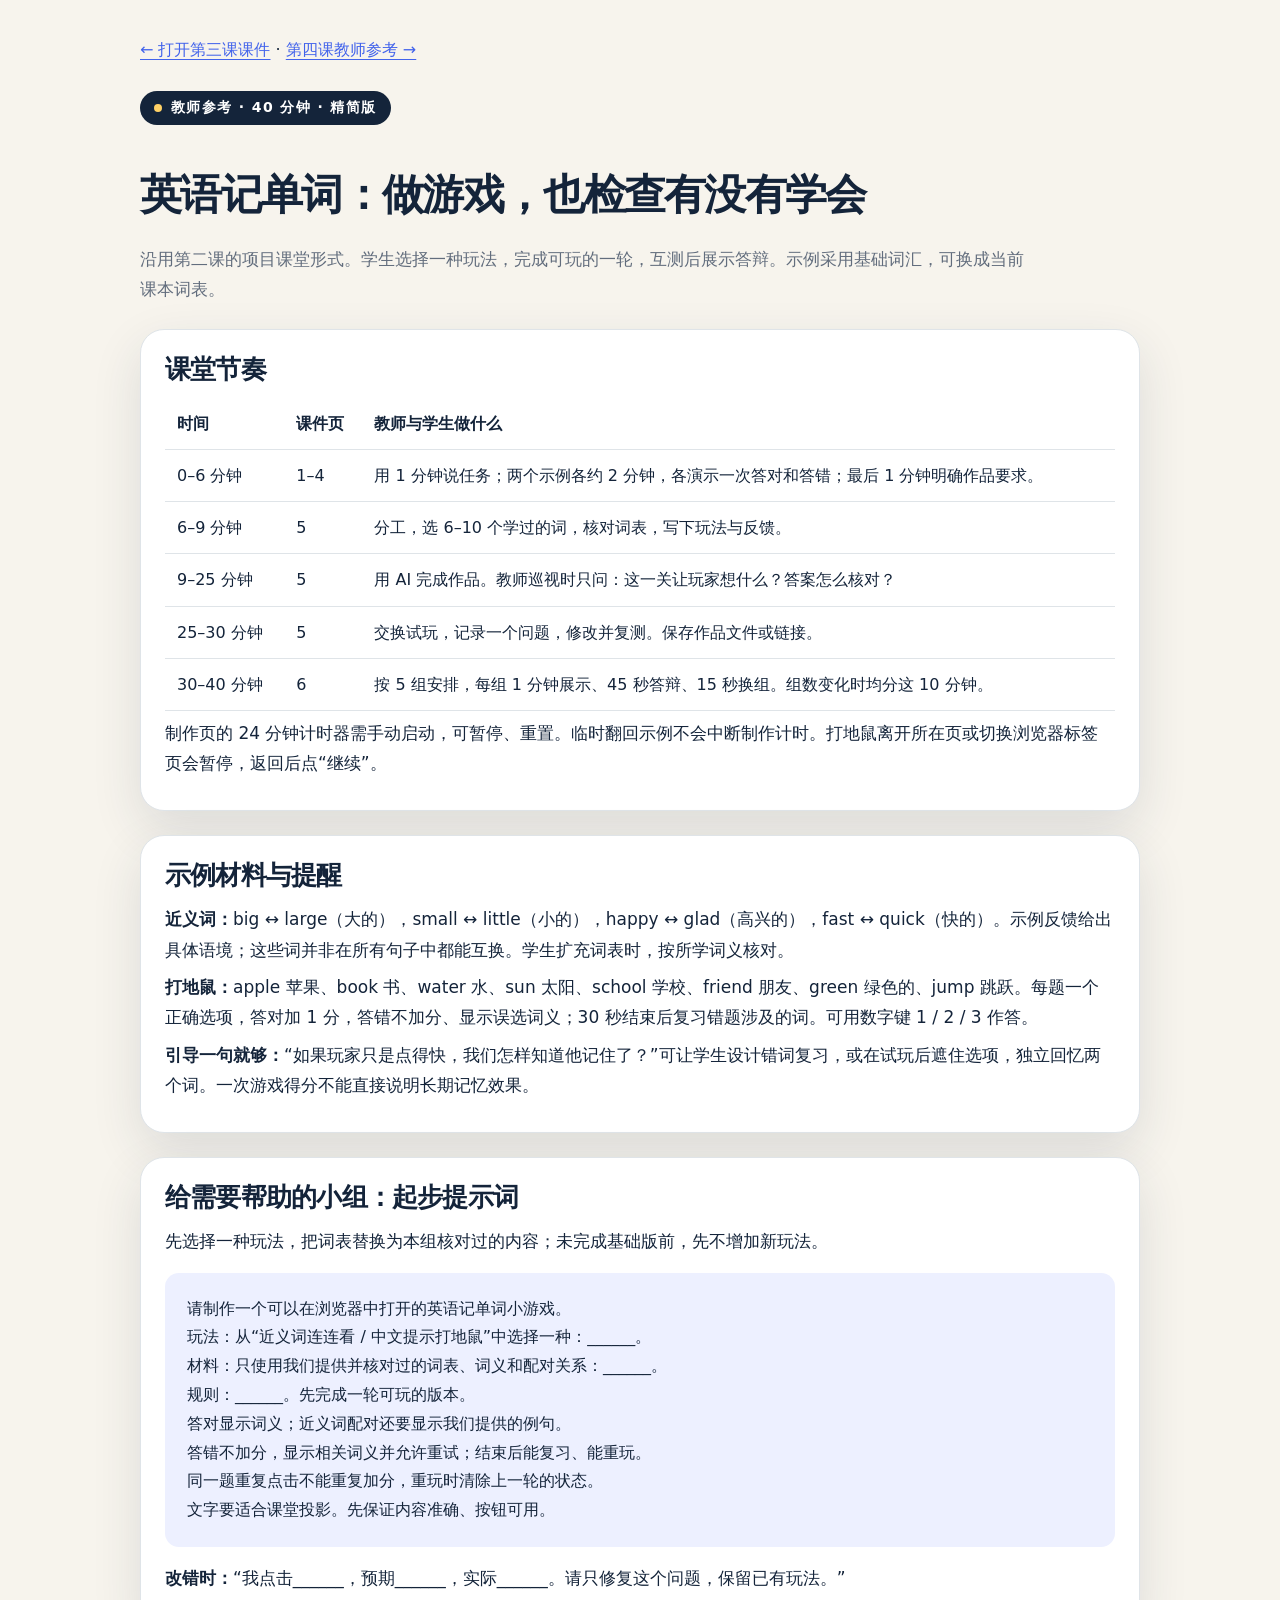
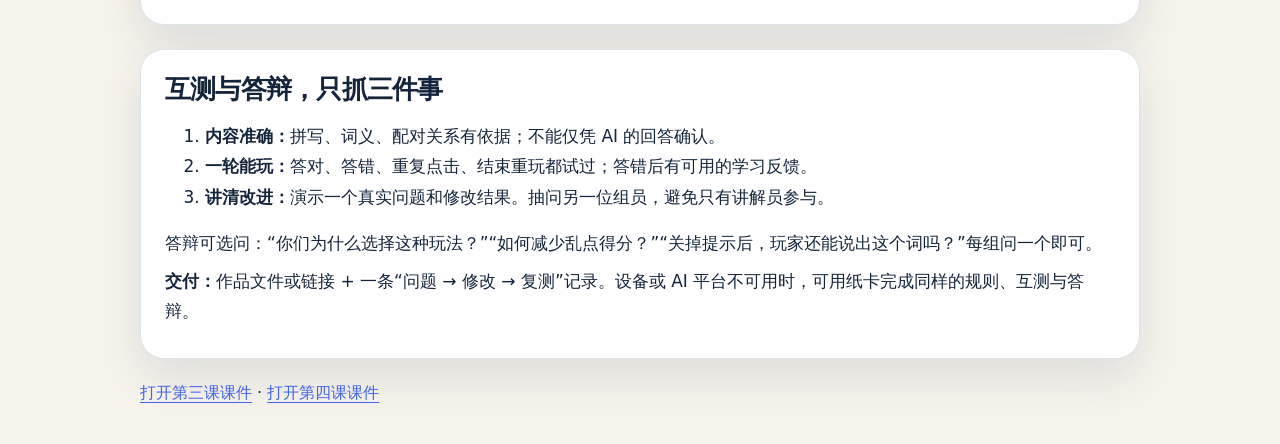
<file: lesson3/teacher.html>
<!doctype html>
<html lang="zh-CN">
<head>
  <meta charset="utf-8">
  <meta name="viewport" content="width=device-width,initial-scale=1">
  <title>第三课 · 英语记单词｜教师参考</title>
  <link rel="stylesheet" href="../shared/lesson.css">
</head>
<body class="notes">
<main>
  <nav class="no-print"><a href="index.html">← 打开第三课课件</a> · <a href="../lesson4/teacher.html">第四课教师参考 →</a></nav>
  <div class="eyebrow" style="margin-top:30px"><span class="dot"></span>教师参考 · 40 分钟 · 精简版</div>
  <h1>英语记单词：做游戏，也检查有没有学会</h1>
  <p class="sub">沿用第二课的项目课堂形式。学生选择一种玩法，完成可玩的一轮，互测后展示答辩。示例采用基础词汇，可换成当前课本词表。</p>

  <section class="card">
    <h2>课堂节奏</h2>
    <div class="table-wrap"><table><thead><tr><th scope="col">时间</th><th scope="col">课件页</th><th scope="col">教师与学生做什么</th></tr></thead><tbody>
      <tr><td>0–6 分钟</td><td>1–4</td><td>用 1 分钟说任务；两个示例各约 2 分钟，各演示一次答对和答错；最后 1 分钟明确作品要求。</td></tr>
      <tr><td>6–9 分钟</td><td>5</td><td>分工，选 6–10 个学过的词，核对词表，写下玩法与反馈。</td></tr>
      <tr><td>9–25 分钟</td><td>5</td><td>用 AI 完成作品。教师巡视时只问：这一关让玩家想什么？答案怎么核对？</td></tr>
      <tr><td>25–30 分钟</td><td>5</td><td>交换试玩，记录一个问题，修改并复测。保存作品文件或链接。</td></tr>
      <tr><td>30–40 分钟</td><td>6</td><td>按 5 组安排，每组 1 分钟展示、45 秒答辩、15 秒换组。组数变化时均分这 10 分钟。</td></tr>
    </tbody></table></div>
    <p>制作页的 24 分钟计时器需手动启动，可暂停、重置。临时翻回示例不会中断制作计时。打地鼠离开所在页或切换浏览器标签页会暂停，返回后点“继续”。</p>
  </section>

  <section class="card">
    <h2>示例材料与提醒</h2>
    <p><strong>近义词：</strong>big ↔ large（大的），small ↔ little（小的），happy ↔ glad（高兴的），fast ↔ quick（快的）。示例反馈给出具体语境；这些词并非在所有句子中都能互换。学生扩充词表时，按所学词义核对。</p>
    <p><strong>打地鼠：</strong>apple 苹果、book 书、water 水、sun 太阳、school 学校、friend 朋友、green 绿色的、jump 跳跃。每题一个正确选项，答对加 1 分，答错不加分、显示误选词义；30 秒结束后复习错题涉及的词。可用数字键 1 / 2 / 3 作答。</p>
    <p><strong>引导一句就够：</strong>“如果玩家只是点得快，我们怎样知道他记住了？”可让学生设计错词复习，或在试玩后遮住选项，独立回忆两个词。一次游戏得分不能直接说明长期记忆效果。</p>
  </section>

  <section class="card">
    <h2>给需要帮助的小组：起步提示词</h2>
    <p>先选择一种玩法，把词表替换为本组核对过的内容；未完成基础版前，先不增加新玩法。</p>
    <pre>请制作一个可以在浏览器中打开的英语记单词小游戏。
玩法：从“近义词连连看 / 中文提示打地鼠”中选择一种：______。
材料：只使用我们提供并核对过的词表、词义和配对关系：______。
规则：______。先完成一轮可玩的版本。
答对显示词义；近义词配对还要显示我们提供的例句。
答错不加分，显示相关词义并允许重试；结束后能复习、能重玩。
同一题重复点击不能重复加分，重玩时清除上一轮的状态。
文字要适合课堂投影。先保证内容准确、按钮可用。</pre>
    <p><strong>改错时：</strong>“我点击______，预期______，实际______。请只修复这个问题，保留已有玩法。”</p>
  </section>

  <section class="card">
    <h2>互测与答辩，只抓三件事</h2>
    <ol><li><strong>内容准确：</strong>拼写、词义、配对关系有依据；不能仅凭 AI 的回答确认。</li><li><strong>一轮能玩：</strong>答对、答错、重复点击、结束重玩都试过；答错后有可用的学习反馈。</li><li><strong>讲清改进：</strong>演示一个真实问题和修改结果。抽问另一位组员，避免只有讲解员参与。</li></ol>
    <p>答辩可选问：“你们为什么选择这种玩法？”“如何减少乱点得分？”“关掉提示后，玩家还能说出这个词吗？”每组问一个即可。</p>
    <p><strong>交付：</strong>作品文件或链接 + 一条“问题 → 修改 → 复测”记录。设备或 AI 平台不可用时，可用纸卡完成同样的规则、互测与答辩。</p>
  </section>
  <footer><a href="index.html">打开第三课课件</a> · <a href="../lesson4/index.html">打开第四课课件</a></footer>
</main>
</body>
</html>
</file>
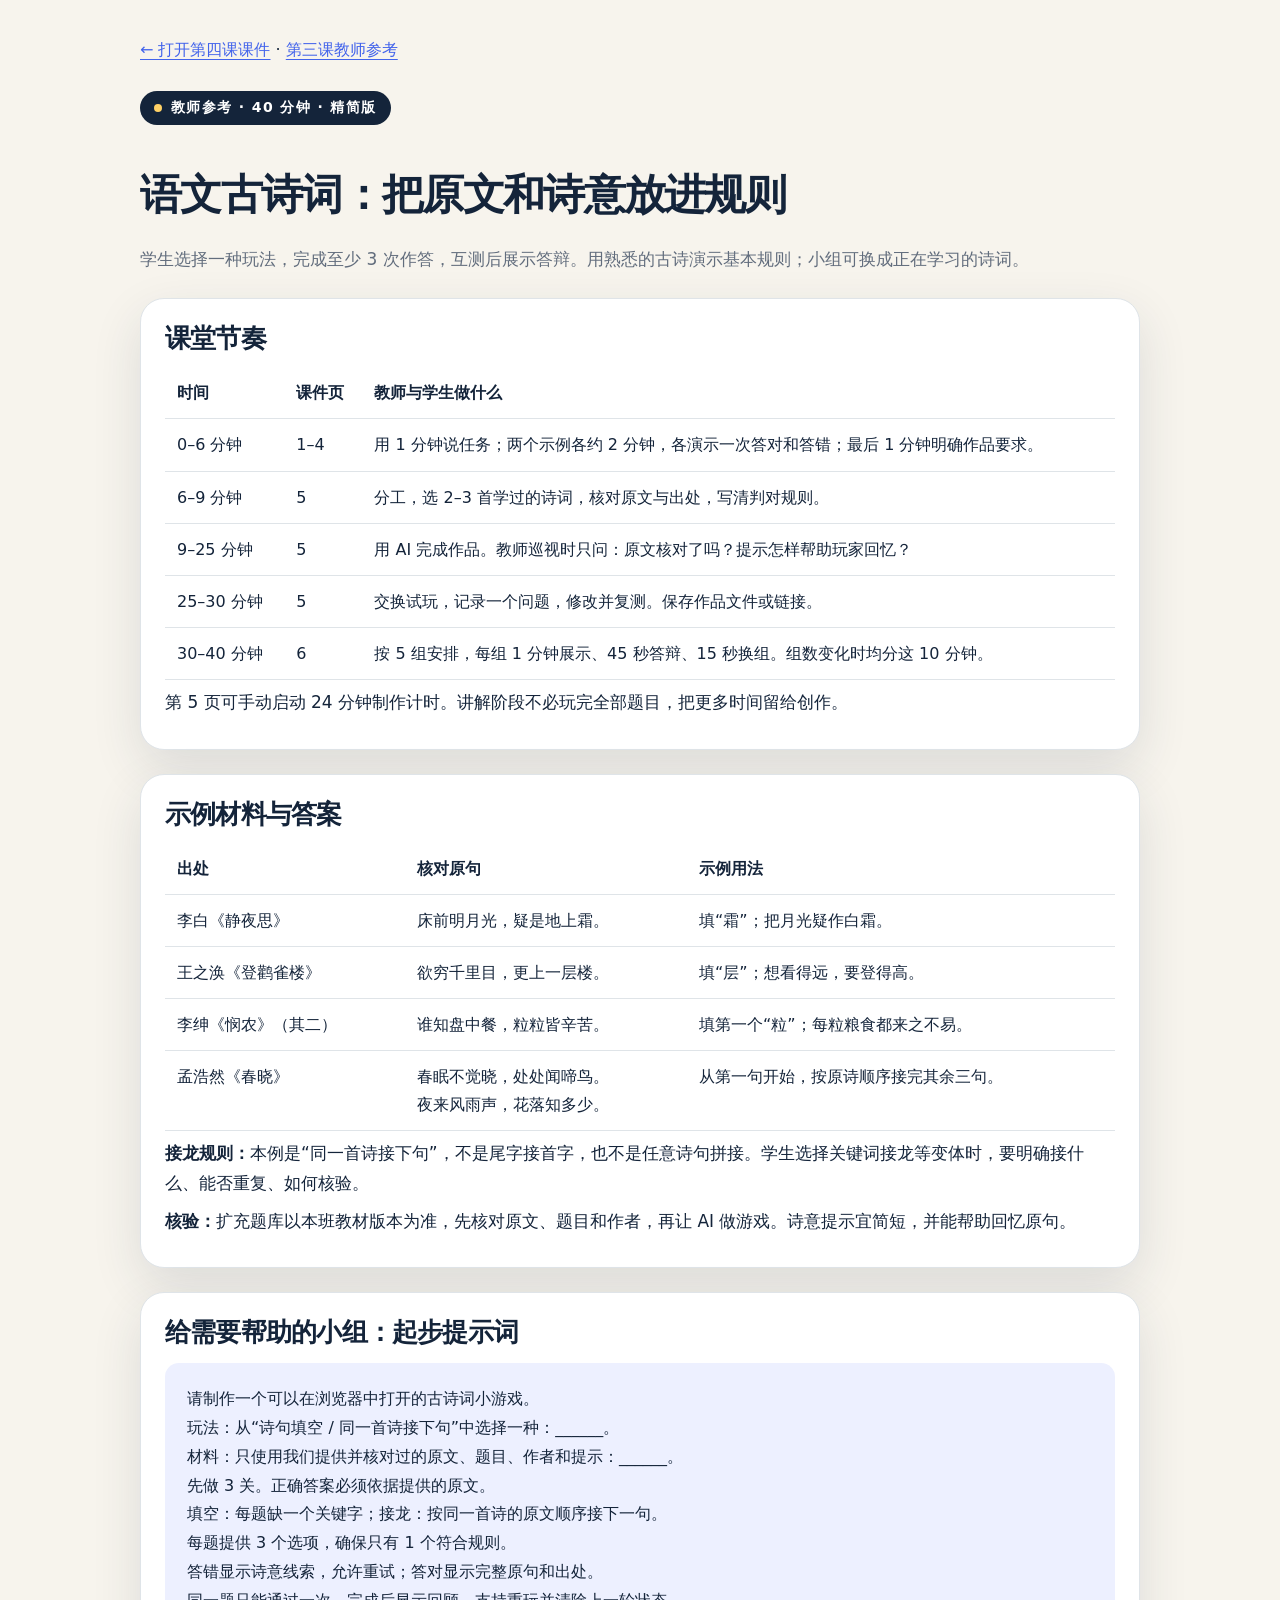
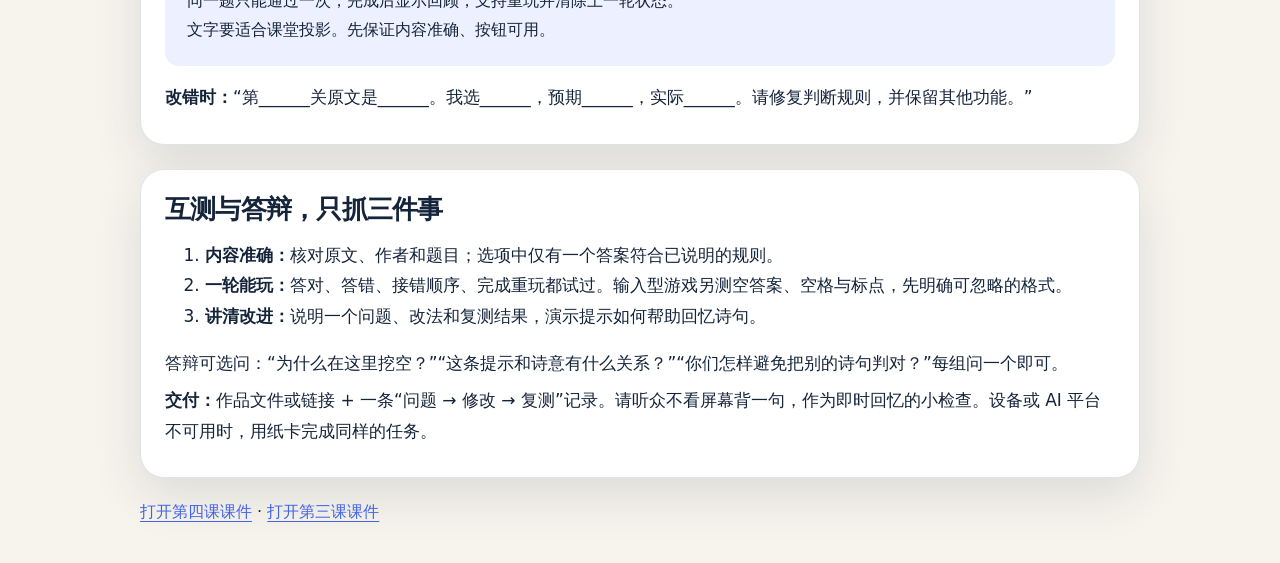
<file: lesson4/teacher.html>
<!doctype html>
<html lang="zh-CN">
<head>
  <meta charset="utf-8">
  <meta name="viewport" content="width=device-width,initial-scale=1">
  <title>第四课 · 语文古诗词｜教师参考</title>
  <link rel="stylesheet" href="../shared/lesson.css">
</head>
<body class="notes">
<main>
  <nav class="no-print"><a href="index.html">← 打开第四课课件</a> · <a href="../lesson3/teacher.html">第三课教师参考</a></nav>
  <div class="eyebrow" style="margin-top:30px"><span class="dot"></span>教师参考 · 40 分钟 · 精简版</div>
  <h1>语文古诗词：把原文和诗意放进规则</h1>
  <p class="sub">学生选择一种玩法，完成至少 3 次作答，互测后展示答辩。用熟悉的古诗演示基本规则；小组可换成正在学习的诗词。</p>

  <section class="card">
    <h2>课堂节奏</h2>
    <div class="table-wrap"><table><thead><tr><th scope="col">时间</th><th scope="col">课件页</th><th scope="col">教师与学生做什么</th></tr></thead><tbody>
      <tr><td>0–6 分钟</td><td>1–4</td><td>用 1 分钟说任务；两个示例各约 2 分钟，各演示一次答对和答错；最后 1 分钟明确作品要求。</td></tr>
      <tr><td>6–9 分钟</td><td>5</td><td>分工，选 2–3 首学过的诗词，核对原文与出处，写清判对规则。</td></tr>
      <tr><td>9–25 分钟</td><td>5</td><td>用 AI 完成作品。教师巡视时只问：原文核对了吗？提示怎样帮助玩家回忆？</td></tr>
      <tr><td>25–30 分钟</td><td>5</td><td>交换试玩，记录一个问题，修改并复测。保存作品文件或链接。</td></tr>
      <tr><td>30–40 分钟</td><td>6</td><td>按 5 组安排，每组 1 分钟展示、45 秒答辩、15 秒换组。组数变化时均分这 10 分钟。</td></tr>
    </tbody></table></div>
    <p>第 5 页可手动启动 24 分钟制作计时。讲解阶段不必玩完全部题目，把更多时间留给创作。</p>
  </section>

  <section class="card">
    <h2>示例材料与答案</h2>
    <div class="table-wrap"><table><thead><tr><th scope="col">出处</th><th scope="col">核对原句</th><th scope="col">示例用法</th></tr></thead><tbody>
      <tr><td>李白《静夜思》</td><td>床前明月光，疑是地上霜。</td><td>填“霜”；把月光疑作白霜。</td></tr>
      <tr><td>王之涣《登鹳雀楼》</td><td>欲穷千里目，更上一层楼。</td><td>填“层”；想看得远，要登得高。</td></tr>
      <tr><td>李绅《悯农》（其二）</td><td>谁知盘中餐，粒粒皆辛苦。</td><td>填第一个“粒”；每粒粮食都来之不易。</td></tr>
      <tr><td>孟浩然《春晓》</td><td>春眠不觉晓，处处闻啼鸟。<br>夜来风雨声，花落知多少。</td><td>从第一句开始，按原诗顺序接完其余三句。</td></tr>
    </tbody></table></div>
    <p><strong>接龙规则：</strong>本例是“同一首诗接下句”，不是尾字接首字，也不是任意诗句拼接。学生选择关键词接龙等变体时，要明确接什么、能否重复、如何核验。</p>
    <p><strong>核验：</strong>扩充题库以本班教材版本为准，先核对原文、题目和作者，再让 AI 做游戏。诗意提示宜简短，并能帮助回忆原句。</p>
  </section>

  <section class="card">
    <h2>给需要帮助的小组：起步提示词</h2>
    <pre>请制作一个可以在浏览器中打开的古诗词小游戏。
玩法：从“诗句填空 / 同一首诗接下句”中选择一种：______。
材料：只使用我们提供并核对过的原文、题目、作者和提示：______。
先做 3 关。正确答案必须依据提供的原文。
填空：每题缺一个关键字；接龙：按同一首诗的原文顺序接下一句。
每题提供 3 个选项，确保只有 1 个符合规则。
答错显示诗意线索，允许重试；答对显示完整原句和出处。
同一题只能通过一次，完成后显示回顾，支持重玩并清除上一轮状态。
文字要适合课堂投影。先保证内容准确、按钮可用。</pre>
    <p><strong>改错时：</strong>“第______关原文是______。我选______，预期______，实际______。请修复判断规则，并保留其他功能。”</p>
  </section>

  <section class="card">
    <h2>互测与答辩，只抓三件事</h2>
    <ol><li><strong>内容准确：</strong>核对原文、作者和题目；选项中仅有一个答案符合已说明的规则。</li><li><strong>一轮能玩：</strong>答对、答错、接错顺序、完成重玩都试过。输入型游戏另测空答案、空格与标点，先明确可忽略的格式。</li><li><strong>讲清改进：</strong>说明一个问题、改法和复测结果，演示提示如何帮助回忆诗句。</li></ol>
    <p>答辩可选问：“为什么在这里挖空？”“这条提示和诗意有什么关系？”“你们怎样避免把别的诗句判对？”每组问一个即可。</p>
    <p><strong>交付：</strong>作品文件或链接 + 一条“问题 → 修改 → 复测”记录。请听众不看屏幕背一句，作为即时回忆的小检查。设备或 AI 平台不可用时，用纸卡完成同样的任务。</p>
  </section>
  <footer><a href="index.html">打开第四课课件</a> · <a href="../lesson3/index.html">打开第三课课件</a></footer>
</main>
</body>
</html>
</file>
<file: shared/lesson.css>
:root{--ink:#14243a;--muted:#626d7d;--paper:#f7f4ed;--cyan:#53d8d2;--blue:#4263eb;--yellow:#ffd166;--coral:#ff6b6b;--green:#21845e;--shadow:0 18px 50px #20304c1f}
*{box-sizing:border-box}
html,body{margin:0;width:100%;height:100%;overflow:hidden;background:var(--paper);color:var(--ink);font-family:"PingFang SC","Microsoft YaHei",system-ui,sans-serif}
button,input{font:inherit}button{cursor:pointer}button:disabled{cursor:default;opacity:.45}button,a{-webkit-tap-highlight-color:transparent}
button:focus-visible,a:focus-visible{outline:3px solid var(--blue);outline-offset:4px}[hidden]{display:none!important}
.deck{width:100%;height:100%;position:relative}
.slide{position:absolute;inset:0;display:none;padding:clamp(36px,4vw,68px) clamp(30px,6vw,100px) 94px;overflow:auto;scrollbar-gutter:stable}
.slide.active{display:flex;flex-direction:column;animation:enter .25s ease both}
.slide:before,.slide:after{content:"";position:fixed;border-radius:50%;pointer-events:none;z-index:-1}
.slide:before{width:20vw;height:16vw;right:0;top:0;border-radius:0 0 0 100%;background:#53d8d222}
.slide:after{width:12vw;height:8vw;left:0;bottom:0;border-radius:0 100% 0 0;background:#ffd16633}
.slide>*{position:relative;flex-shrink:0}.slide:focus{outline:none}
@keyframes enter{from{opacity:.3;transform:translateX(14px)}to{opacity:1;transform:none}}
h1{font-size:clamp(42px,6.4vw,94px);line-height:1.04;margin:0;letter-spacing:-.04em}
h2{font-size:clamp(32px,4vw,62px);line-height:1.16;margin:0 0 22px;letter-spacing:-.03em}
h3{margin:0 0 10px;font-size:clamp(20px,2vw,29px)}p{font-size:clamp(18px,1.65vw,26px);line-height:1.6;margin:.4em 0}
.eyebrow{display:inline-flex;align-items:center;gap:9px;width:max-content;max-width:100%;padding:8px 14px;border-radius:999px;background:var(--ink);color:#fff;font-size:14px;font-weight:800;letter-spacing:.1em;margin-bottom:22px}
.dot{width:8px;height:8px;flex-shrink:0;border-radius:50%;background:var(--yellow)}.sub{color:var(--muted);max-width:900px}.accent{color:var(--blue)}
.hero{justify-content:center}.hero-grid{display:grid;grid-template-columns:1.2fr .8fr;gap:7vw;align-items:center}
.orbit{aspect-ratio:1;position:relative;border-radius:50%;background:var(--ink);box-shadow:var(--shadow)}
.orbit b{position:absolute;inset:18%;display:grid;place-items:center;border:2px solid #ffffff26;border-radius:50%;font-size:clamp(56px,8vw,112px);color:#fff}
.orbit i{position:absolute;width:64px;height:64px;border-radius:18px;display:grid;place-items:center;font-style:normal;font-size:27px;font-weight:800;box-shadow:var(--shadow)}
.orbit i:nth-child(2){top:2%;left:17%;background:var(--yellow);transform:rotate(-8deg)}.orbit i:nth-child(3){right:-2%;top:32%;background:var(--cyan);transform:rotate(9deg)}.orbit i:nth-child(4){bottom:2%;left:19%;background:var(--coral);transform:rotate(6deg)}
.hero .sub{margin-top:24px}.chips{display:flex;flex-wrap:wrap;gap:12px;margin-top:28px}.chip{padding:10px 15px;border-radius:14px;background:#fff;border:1px solid #dce1e7;font-weight:700;font-size:16px}
.grid-2{display:grid;grid-template-columns:repeat(2,minmax(0,1fr));gap:24px}.grid-3{display:grid;grid-template-columns:repeat(3,minmax(0,1fr));gap:20px}
.card{background:#fff;border:1px solid #dfe4e8;border-radius:24px;padding:24px;box-shadow:var(--shadow)}.card p{font-size:clamp(17px,1.45vw,23px)}
.callout{padding:19px 24px;border-radius:18px;background:#e8ecff;font-size:clamp(18px,1.65vw,25px);line-height:1.55;margin-top:24px}.callout.warm{background:#fff0be}
.game-layout{display:grid;grid-template-columns:.72fr 1.28fr;gap:26px;align-items:start}.game-info p,.rules li{font-size:clamp(17px,1.5vw,22px);line-height:1.55}
.rules{padding-left:1.25em;margin:18px 0 0}.rules li{margin:12px 0}.game-takeaway{font-size:16px!important;margin-top:20px!important;color:var(--muted)}
.game-panel{background:#fff;border:1px solid #dfe4e8;border-radius:24px;padding:22px 26px;box-shadow:var(--shadow);min-width:0}
.game-topline{display:flex;justify-content:space-between;align-items:center;gap:10px;font-size:14px;font-weight:800;color:var(--muted);margin-bottom:16px}.tag{padding:5px 10px;border-radius:8px;background:#edf0ff;color:#354bb4}
.game-question{font-size:clamp(22px,2.3vw,33px);font-weight:850;line-height:1.4;margin:0 0 10px}.game-note{font-size:14px!important;color:var(--muted)}
.primary,.ghost{border:0;border-radius:12px;padding:12px 18px;font-weight:800;font-size:16px}.primary{background:var(--blue);color:#fff}.ghost{background:#e9edf2;color:var(--ink)}
.game-actions{display:flex;flex-wrap:wrap;gap:10px;margin-top:14px}.feedback{font-size:16px!important;line-height:1.55;min-height:50px;margin:14px 0 0;padding:11px 14px;border-radius:12px;background:#f1f4f8;color:#4e5a6b}
.feedback[data-state="correct"]{background:#e8f7ed;color:#17673f}.feedback[data-state="error"]{background:#fff0e3;color:#984011}
.match-grid{display:grid;grid-template-columns:1fr 1fr;gap:18px}.word-column{display:grid;gap:10px}
.word,.answer{border:2px solid #dce2eb;border-radius:13px;background:#fff;color:var(--ink);padding:12px 17px;font-size:22px;font-weight:800}
.word[aria-pressed="true"]{border-color:var(--blue);background:#edf0ff;color:var(--blue)}.word.matched,.answer.correct{border-color:var(--green);background:#e8f7ed;color:#17673f;opacity:1}.answer.wrong{border-color:#c87932;background:#fff0e3}
.answers{display:flex;flex-wrap:wrap;gap:10px;margin-top:16px}.answers.lines{display:grid;grid-template-columns:1fr}.answers.lines .answer{text-align:left;font-size:20px;padding:10px 16px}
.mole-grid{display:grid;grid-template-columns:repeat(3,minmax(0,1fr));gap:12px;margin-top:18px}.mole{position:relative;display:flex;flex-direction:column;align-items:center;justify-content:center;gap:2px;min-height:116px;border:0;border-bottom:9px solid #dae1d4;border-radius:22px 22px 40% 40%;background:#eff5e8;color:var(--ink);font-size:21px;font-weight:850}
.mole .animal{font-size:35px;line-height:1.2;display:inline-block;animation:pop .25s ease both}.mole small{position:absolute;right:9px;top:6px;font-size:11px;color:var(--muted)}.mole:disabled{opacity:.65}.mole.hit{background:#d5f2dd;border-color:var(--green)}
@keyframes pop{from{transform:translateY(12px);opacity:0}to{transform:none;opacity:1}}
.poem-line{font-family:"Songti SC","STSong","SimSun",serif;font-size:clamp(26px,3.1vw,44px);line-height:1.65;letter-spacing:.07em;margin:10px 0}.poem-line mark{background:#fff0be;color:var(--blue);padding:0 6px;border-radius:6px}
.poem-trail{font-family:"Songti SC","STSong","SimSun",serif;border-left:3px solid var(--cyan);padding:4px 0 4px 18px;margin:12px 0;font-size:clamp(22px,2.1vw,30px);line-height:1.6;min-height:60px}.poem-trail span{display:block}.poem-trail span:last-child{color:var(--blue)}
.design-banner{background:var(--ink);color:#fff;border-radius:22px;padding:22px 28px;margin:0 0 22px;font-size:clamp(23px,2.6vw,38px);font-weight:850;line-height:1.4}.design-banner strong{color:var(--yellow)}
.step-num{display:inline-grid;place-items:center;width:36px;height:36px;border-radius:50%;background:var(--blue);color:#fff;font-size:18px;font-weight:800;margin-bottom:18px}
.prompt{font-size:clamp(17px,1.55vw,23px);line-height:1.65;margin-top:22px;padding:20px 24px;background:#fff0be;border-radius:18px}.prompt strong{display:block;margin-bottom:5px}
.studio-top{display:flex;justify-content:space-between;align-items:center;gap:22px;margin-bottom:24px}.studio-top h2{margin-bottom:8px}.timer{display:flex;align-items:center;flex-wrap:wrap;gap:10px;padding:16px 20px;border:1px solid #dfe4e8;border-radius:20px;background:#fff;flex-shrink:0}.timer output{font-size:38px;font-weight:850;font-variant-numeric:tabular-nums}.timer.done output{color:#b2432d}
.finish{background:var(--ink);color:#fff}.finish .eyebrow{background:#ffffff16}.finish h2{font-size:clamp(40px,5.6vw,82px)}.finish .sub{color:#b9c7d8}.finish .card{background:#ffffff09;border-color:#ffffff24;box-shadow:none;margin-top:20px}.finish .card p{color:#cbd6e4}.finish .step-num{background:var(--yellow);color:var(--ink)}.finish .closing{font-size:clamp(20px,2vw,29px);color:var(--cyan);margin-top:26px;font-weight:750}
.nav{position:fixed;z-index:20;bottom:16px;left:50%;transform:translateX(-50%);display:flex;align-items:center;gap:9px;background:#14243aee;color:#fff;border:1px solid #ffffff25;border-radius:999px;padding:8px 11px;box-shadow:0 8px 30px #0003;backdrop-filter:blur(10px)}
.nav button{width:38px;height:36px;border:0;border-radius:50%;background:transparent;color:#fff;font-size:20px}.nav button:hover:not(:disabled){background:#ffffff20}.progress{width:100px;height:5px;background:#ffffff2d;border-radius:99px;overflow:hidden}.progress i{display:block;height:100%;width:16.67%;background:var(--cyan);transition:width .2s}.counter{font-size:13px;min-width:48px;text-align:center;font-variant-numeric:tabular-nums}.nav .fullscreen{border-left:1px solid #ffffff30;border-radius:0;margin-left:2px;font-size:19px}
.nav-hint{position:fixed;left:24px;bottom:30px;font-size:12px;color:var(--muted);z-index:19}.toolbar{position:fixed;right:18px;top:14px;z-index:25;display:flex;gap:8px}.toolbar button,.toolbar a{display:grid;place-items:center;border:1px solid #dfe4e8;background:#fff;border-radius:50%;width:36px;height:36px;color:var(--ink);text-decoration:none;font-size:17px;box-shadow:0 4px 16px #20304c10}
.help-panel{position:fixed;z-index:30;right:18px;top:60px;width:min(320px,calc(100vw - 36px));background:#fff;color:var(--ink);border:1px solid #dfe4e8;border-radius:18px;padding:20px;box-shadow:var(--shadow)}.help-panel p{font-size:15px}.help-panel a{color:var(--blue)}
.sr-only{position:absolute;width:1px;height:1px;padding:0;margin:-1px;overflow:hidden;clip:rect(0,0,0,0);white-space:nowrap;border:0}.noscript{position:fixed;top:0;left:0;right:0;padding:12px;background:var(--yellow);z-index:100;text-align:center}
/* 教师参考保持短小，允许直接打印。 */
body.notes{height:auto;overflow:auto}.notes main{width:min(1000px,calc(100% - 40px));margin:40px auto}.notes h1{font-size:42px;line-height:1.25;margin:22px 0}.notes h2{font-size:26px;margin:0 0 14px}.notes p,.notes li{font-size:17px;line-height:1.8}.notes section{margin:24px 0}.notes a{color:var(--blue);text-underline-offset:4px}.notes table{width:100%;border-collapse:collapse;font-size:16px;line-height:1.7}.notes th,.notes td{text-align:left;vertical-align:top;padding:12px;border-bottom:1px solid #dfe4e8}.notes th{white-space:nowrap}.notes pre{white-space:pre-wrap;overflow-wrap:anywhere;font-family:inherit;font-size:16px;line-height:1.8;background:#edf0ff;border-radius:14px;padding:22px}.notes footer{margin:24px 0;font-size:16px}.table-wrap{overflow:auto}
@media(max-width:1000px){.slide{padding:54px 34px 94px}.game-layout{grid-template-columns:.8fr 1.2fr;gap:20px}.game-panel{padding:20px}.nav-hint{display:none}.card{padding:20px}.studio-top{align-items:flex-start}.timer{max-width:250px}}
@media(max-width:760px){.slide{padding:66px 22px 94px}.hero-grid,.grid-2,.grid-3,.game-layout{grid-template-columns:1fr}.hero{justify-content:flex-start}.hero-grid{margin-top:7vh}.orbit{display:none}.grid-3,.grid-2{gap:14px}.eyebrow{font-size:12px;margin-bottom:18px}.card{padding:20px}.rules li{margin:8px 0}.game-takeaway{margin-top:12px!important}.game-panel{padding:18px}.chips{gap:8px;margin-top:22px}.chip{font-size:14px;padding:9px 12px}.design-banner{padding:20px}.finish .card{margin-top:0}.finish .grid-3{margin-top:24px}.finish h2{font-size:43px}.nav{bottom:12px}.studio-top{display:block}.timer{margin-top:18px;max-width:none;width:max-content;max-width:100%}.word{font-size:20px;padding:11px}.match-grid{gap:12px}.mole-grid{gap:8px}.mole{font-size:17px;min-height:100px}.poem-line{font-size:27px}.notes h1{font-size:32px}.notes table{min-width:540px}}
@media(max-height:850px) and (min-width:1001px){.slide{padding-top:32px}.eyebrow{margin-bottom:14px}h2{margin-bottom:18px}.game-panel{padding:18px 22px}.game-topline{margin-bottom:10px}.feedback{margin-top:10px;min-height:46px}.rules li{margin:9px 0}.game-takeaway{margin-top:14px}.design-banner{padding:18px 24px;margin-bottom:18px}.step-num{margin-bottom:12px}.prompt{margin-top:18px;padding:16px 22px}.word{padding:9px 16px}.mole{min-height:104px}.poem-trail{font-size:24px}}
@media(min-width:761px){.poem-trail{display:grid;grid-template-columns:repeat(2,minmax(0,1fr));gap:4px 12px;min-height:92px;align-content:start}}
@media(max-height:850px) and (min-width:1001px){.card{padding:20px}.design-banner{font-size:30px;padding:16px 22px}.prompt{font-size:18px;line-height:1.6;padding:14px 20px}.poem-trail{font-size:24px;line-height:1.5;min-height:84px;margin:8px 0}.answers.lines{gap:8px;margin-top:12px}.answers.lines .answer{line-height:1.3;padding:8px 14px}}
@media(max-height:740px) and (min-width:1001px){.chain-panel{padding:16px 22px}.chain-panel .game-topline{margin-bottom:8px}.chain-panel .poem-trail{min-height:76px;font-size:22px;line-height:1.45;margin:6px 0}.chain-panel .answers.lines{gap:6px;margin-top:10px}.chain-panel .answers.lines .answer{padding:7px 14px}.chain-panel .feedback{font-size:15px!important;line-height:1.5;padding:9px 12px;min-height:44px;margin-top:8px}.chain-panel .game-actions{margin-top:10px}.chain-panel .game-actions button{padding:10px 18px}}
@media(prefers-reduced-motion:reduce){*,*:before,*:after{animation:none!important;transition:none!important}}
@media print{@page{size:A4 landscape;margin:12mm}html,body{height:auto;overflow:visible;background:#fff}.deck{height:auto}.slide,.slide.active{display:flex!important;position:relative;inset:auto;min-height:180mm;height:auto;overflow:visible;padding:10mm 8mm;break-after:page;animation:none}.slide:last-child{break-after:auto}.slide:before,.slide:after,.toolbar,.help-panel,.nav,.nav-hint,.noscript,.timer button,.no-print{display:none!important}.hero{justify-content:center}.hero-grid{grid-template-columns:1.2fr .8fr}.orbit{display:block}.grid-3{grid-template-columns:repeat(3,1fr)}.grid-2{grid-template-columns:repeat(2,1fr)}.game-layout{grid-template-columns:.72fr 1.28fr}.card,.game-panel{box-shadow:none;break-inside:avoid}.finish{background:#fff;color:var(--ink)}.finish .card{background:#f1f4f8;border-color:#dfe4e8}.finish .sub,.finish .card p,.finish .closing{color:var(--ink)}h1{font-size:55px}h2,.finish h2{font-size:38px}p,.card p,.rules li{font-size:17px}.eyebrow{color:var(--ink);background:#eef0f4}.notes main{width:100%;margin:0}.notes section{break-inside:avoid}.notes pre{font-size:13px}*{-webkit-print-color-adjust:exact;print-color-adjust:exact}}
</file>
